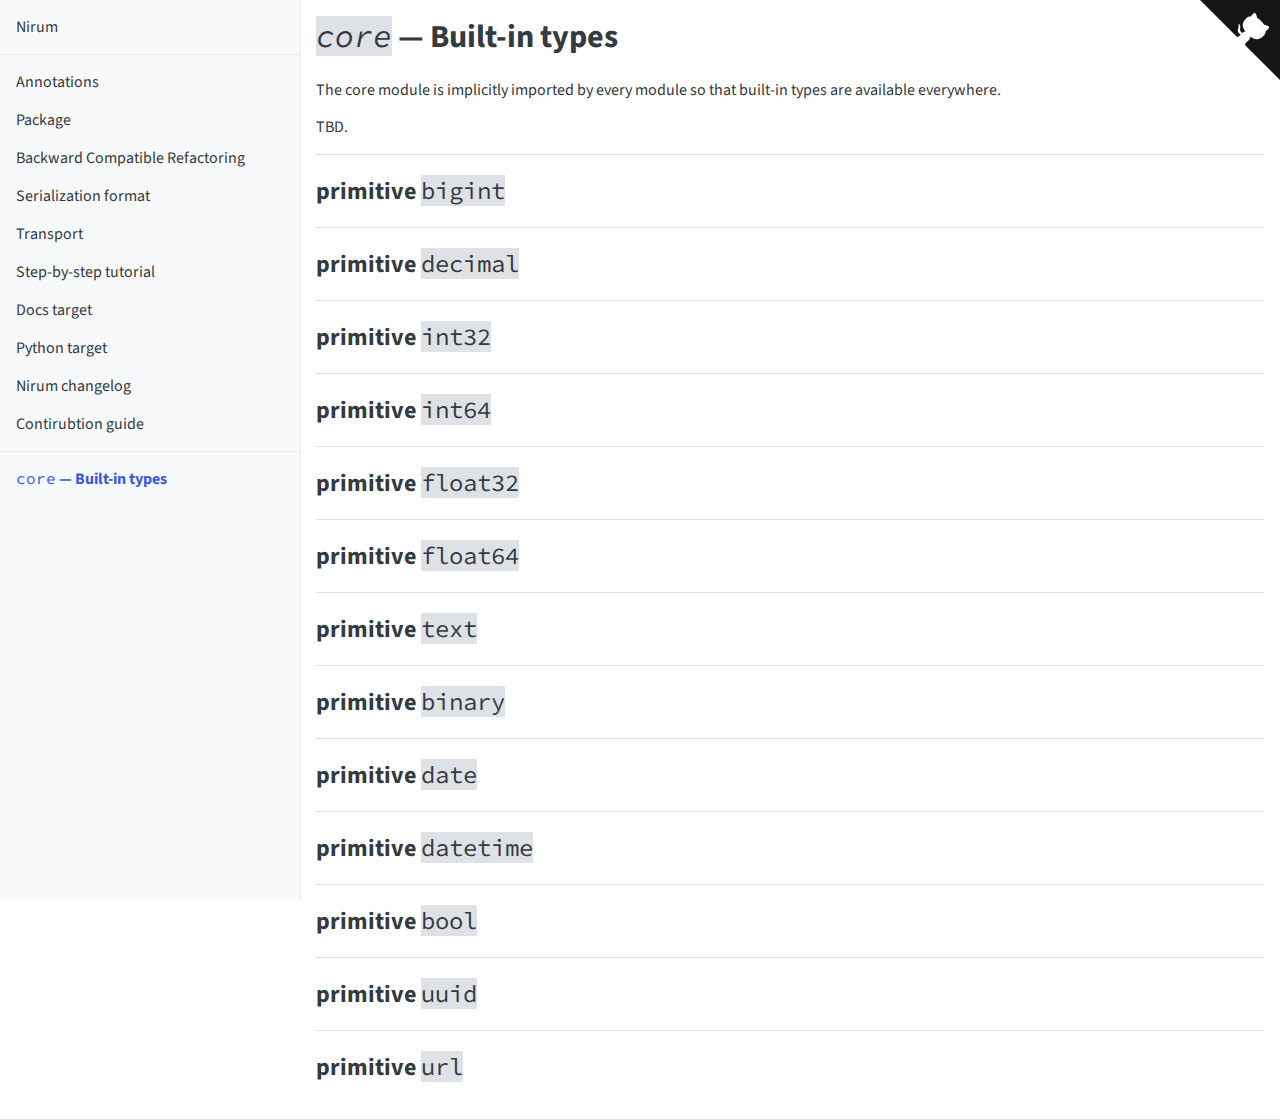
<file: core/index.html>
<!DOCTYPE html>
<html><head><meta charset="utf-8">
<title>core &mdash; Nirum</title>
<meta name="generator" content="Nirum 0.5.0">
<meta name="author" content="Nirum team">
<link rel="stylesheet" href="../style.css">
</head>
<body>
<nav><a class="index" href="../index.html">Nirum</a>
<ul class="manuals toc"><li><a href="../docs/annotation.html">Annotations</a>
</li>
<li><a href="../docs/package.html">Package</a>
</li>
<li><a href="../docs/refactoring.html">Backward Compatible Refactoring</a>
</li>
<li><a href="../docs/serialization.html">Serialization format</a>
</li>
<li><a href="../docs/transport.html">Transport</a>
</li>
<li><a href="../docs/tutorial.html">Step-by-step tutorial</a>
</li>
<li><a href="../docs/target/docs.html">Docs target</a>
</li>
<li><a href="../docs/target/python.html">Python target</a>
</li>
<li><a href="../CHANGES.html">Nirum changelog</a>
</li>
<li><a href="../CONTRIBUTING.html">Contirubtion guide</a>
</li>
</ul>
<ul class="modules toc"><li class="selected"><a href="../core/index.html"><strong><code>core</code></code>
&mdash; Built-in types</strong>
</a>
</li>
</ul>
</nav>
<article><h1><dfn><code>core</code></dfn>
&#32;&mdash; Built-in types</h1>
<p>The core module is implicitly imported by every module so that built-in types
are available everywhere.</p>
<p>TBD.</p>
<div class="primitive" id="bigint"><h2>primitive <code>bigint</code></h2>
</div>
<div class="primitive" id="decimal"><h2>primitive <code>decimal</code></h2>
</div>
<div class="primitive" id="int32"><h2>primitive <code>int32</code></h2>
</div>
<div class="primitive" id="int64"><h2>primitive <code>int64</code></h2>
</div>
<div class="primitive" id="float32"><h2>primitive <code>float32</code></h2>
</div>
<div class="primitive" id="float64"><h2>primitive <code>float64</code></h2>
</div>
<div class="primitive" id="text"><h2>primitive <code>text</code></h2>
</div>
<div class="primitive" id="binary"><h2>primitive <code>binary</code></h2>
</div>
<div class="primitive" id="date"><h2>primitive <code>date</code></h2>
</div>
<div class="primitive" id="datetime"><h2>primitive <code>datetime</code></h2>
</div>
<div class="primitive" id="bool"><h2>primitive <code>bool</code></h2>
</div>
<div class="primitive" id="uuid"><h2>primitive <code>uuid</code></h2>
</div>
<div class="primitive" id="url"><h2>primitive <code>url</code></h2>
</div>
</article>

<div class="github"><a href="https://github.com/nirum-lang/nirum" class="github-corner" aria-label="View source on GitHub"><svg width="80" height="80" viewBox="0 0 250 250" style="fill:#151513; color:#fff; position: absolute; top: 0; border: 0; right: 0;" aria-hidden="true"><path d="M0,0 L115,115 L130,115 L142,142 L250,250 L250,0 Z"></path><path d="M128.3,109.0 C113.8,99.7 119.0,89.6 119.0,89.6 C122.0,82.7 120.5,78.6 120.5,78.6 C119.2,72.0 123.4,76.3 123.4,76.3 C127.3,80.9 125.5,87.3 125.5,87.3 C122.9,97.6 130.6,101.9 134.4,103.2" fill="currentColor" style="transform-origin: 130px 106px;" class="octo-arm"></path><path d="M115.0,115.0 C114.9,115.1 118.7,116.5 119.8,115.4 L133.7,101.6 C136.9,99.2 139.9,98.4 142.2,98.6 C133.8,88.0 127.5,74.4 143.8,58.0 C148.5,53.4 154.0,51.2 159.7,51.0 C160.3,49.4 163.2,43.6 171.4,40.1 C171.4,40.1 176.1,42.5 178.8,56.2 C183.1,58.6 187.2,61.8 190.9,65.4 C194.5,69.0 197.7,73.2 200.1,77.6 C213.8,80.2 216.3,84.9 216.3,84.9 C212.7,93.1 206.9,96.0 205.4,96.6 C205.1,102.4 203.0,107.8 198.3,112.5 C181.9,128.9 168.3,122.5 157.7,114.1 C157.9,116.9 156.7,120.9 152.7,124.9 L141.0,136.5 C139.8,137.7 141.6,141.9 141.8,141.8 Z" fill="currentColor" class="octo-body"></path></svg></a></div>
</body>
</html>
</file>
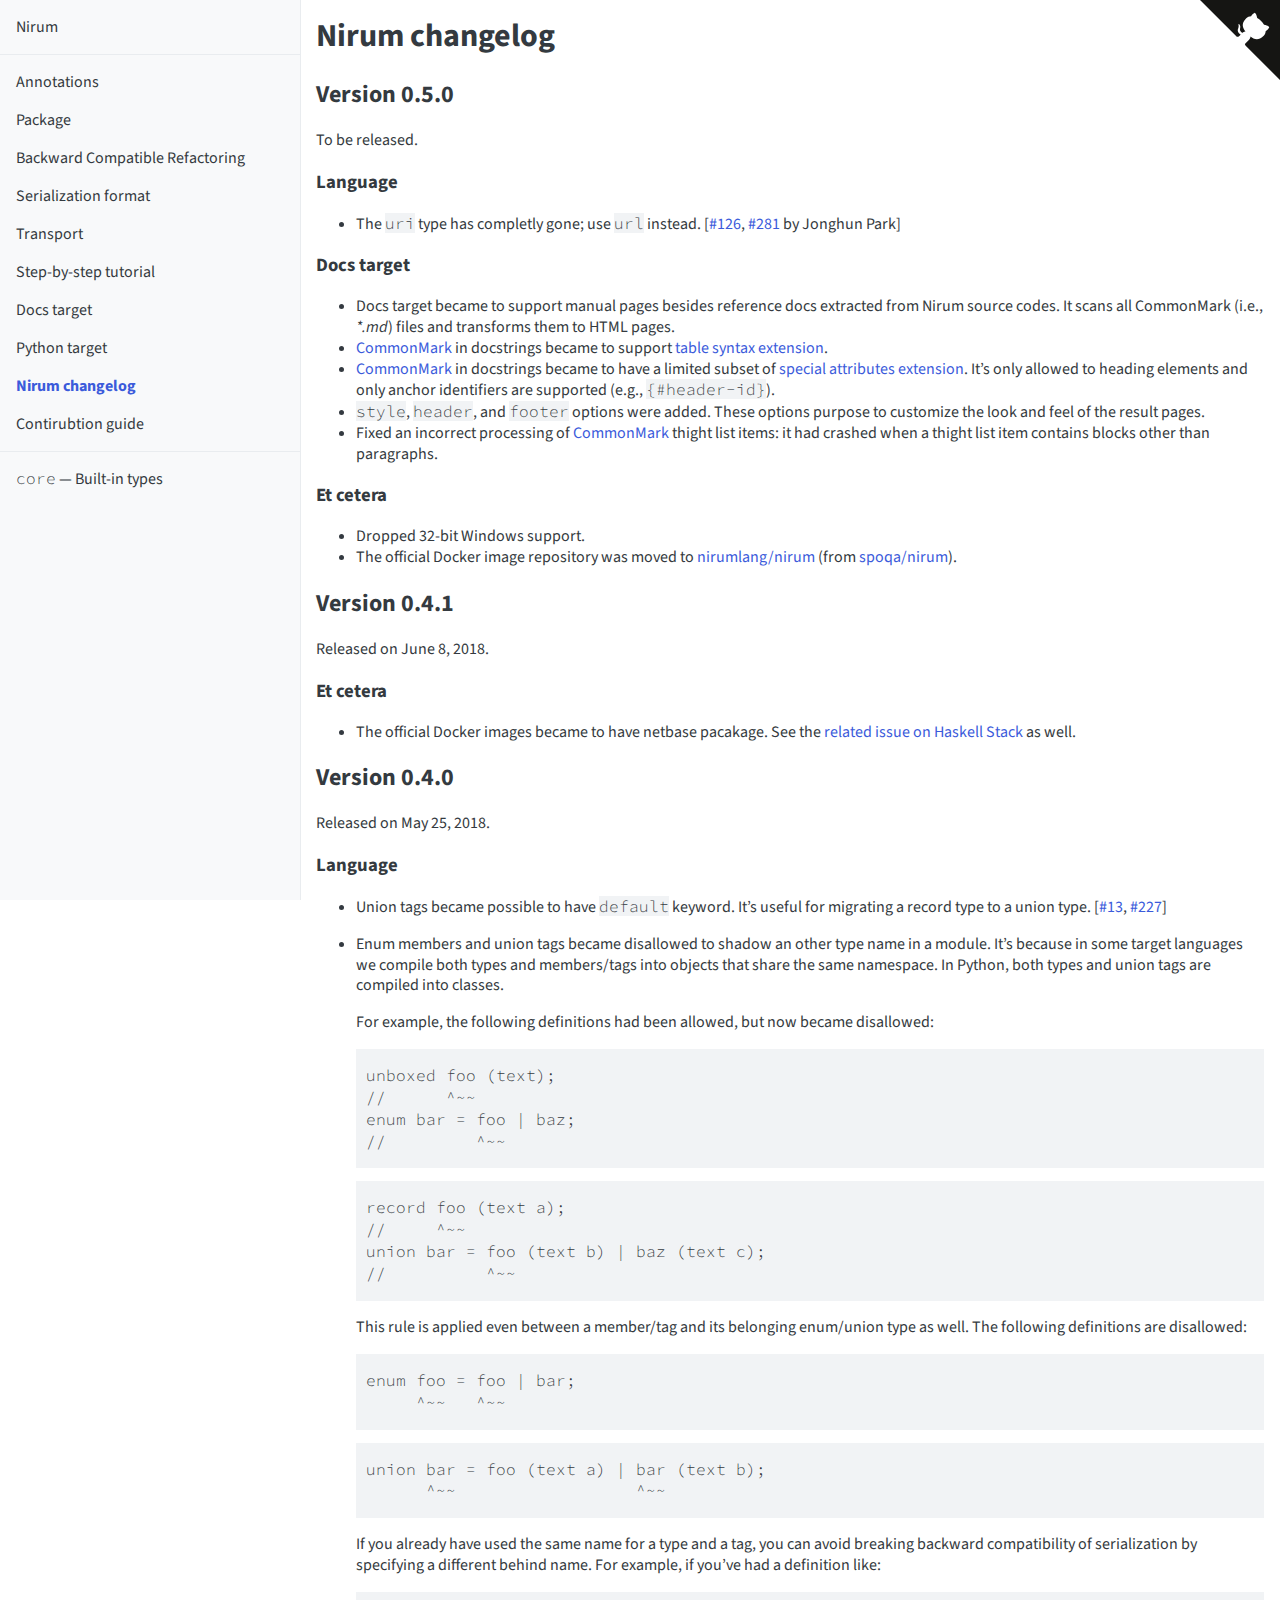
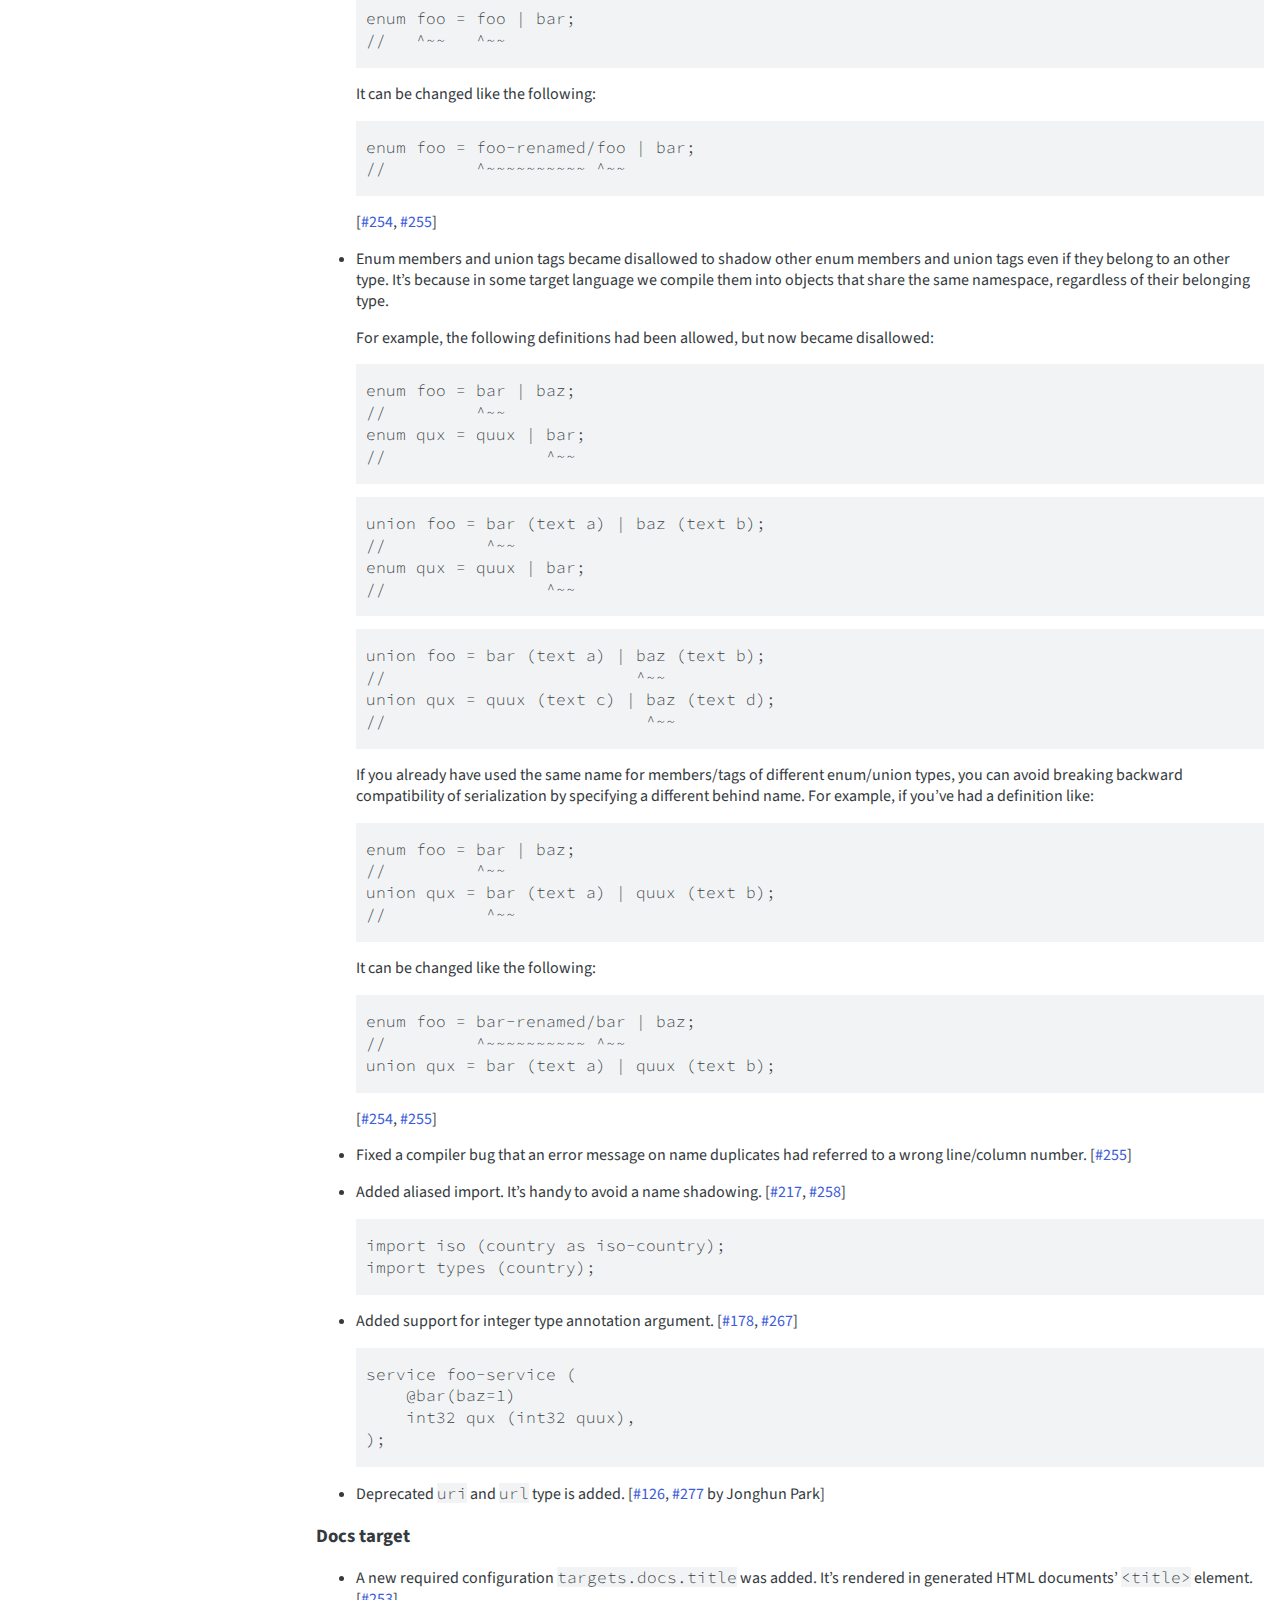
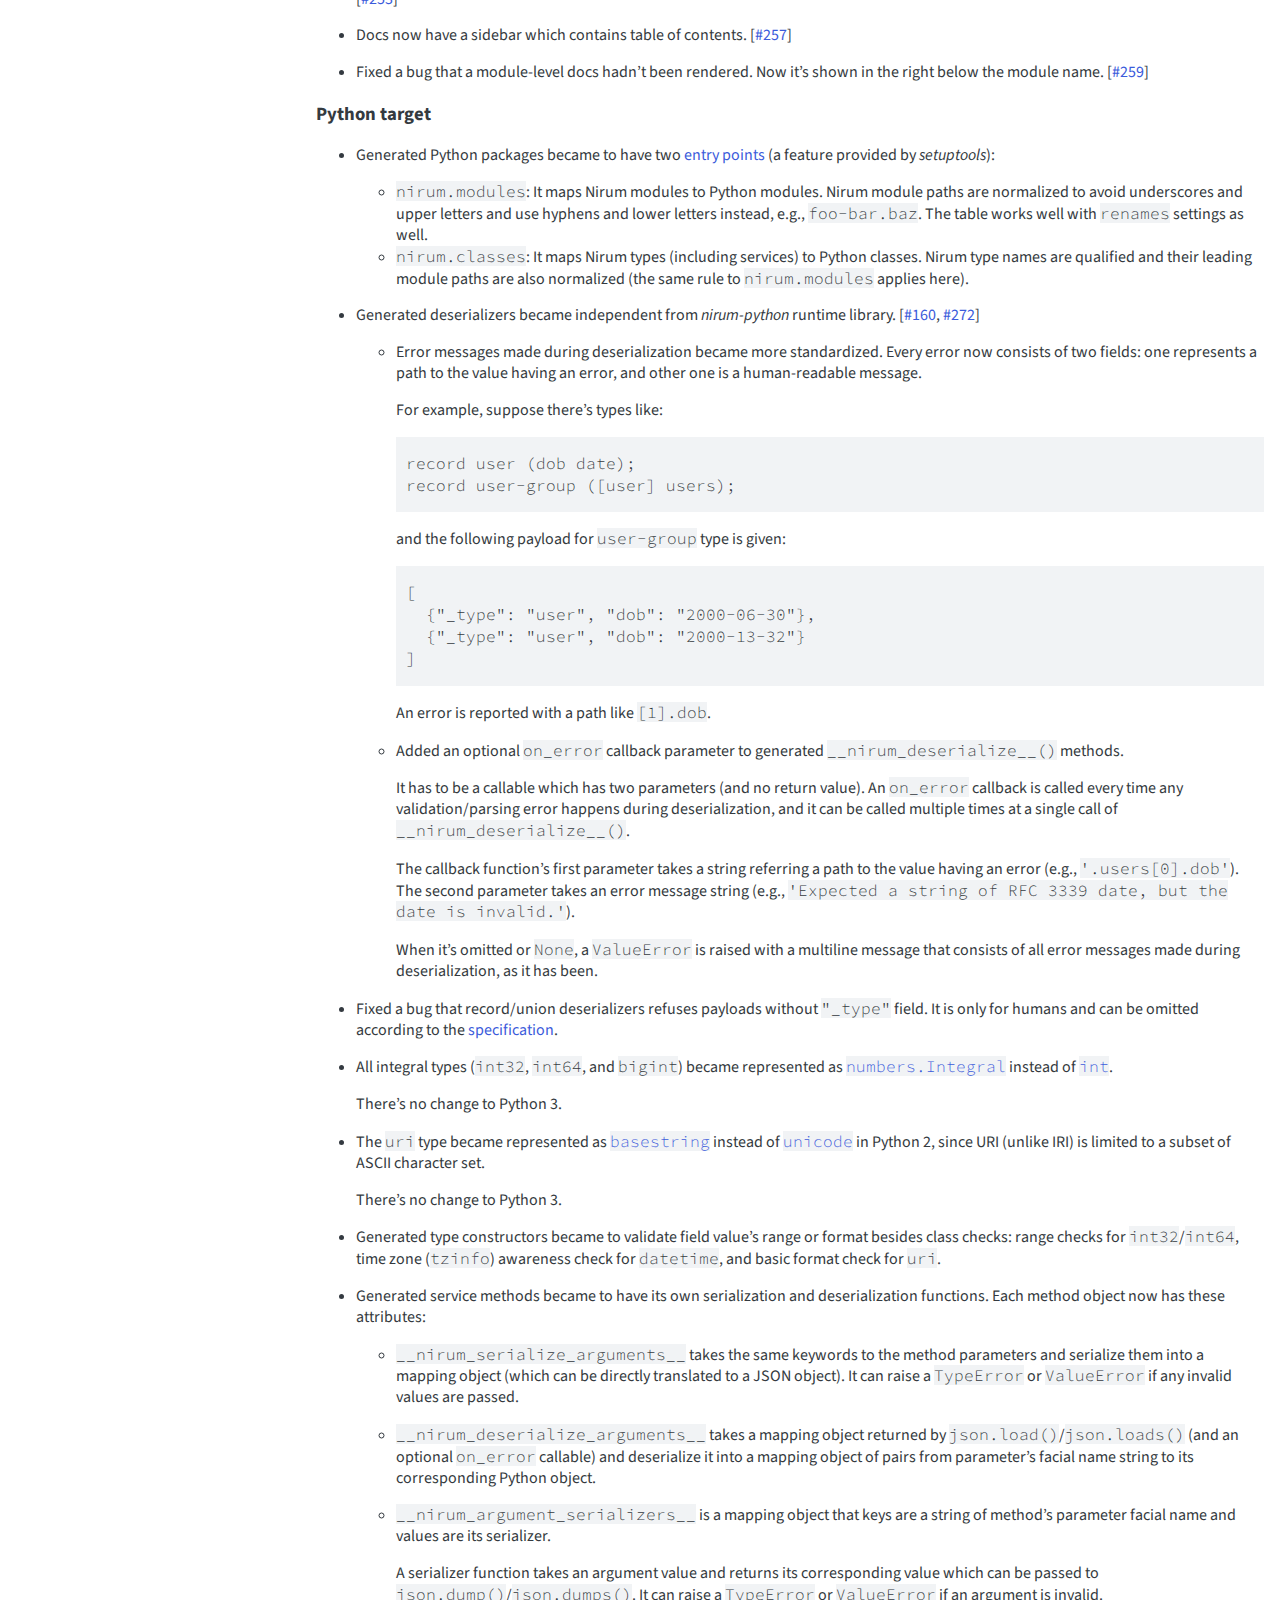
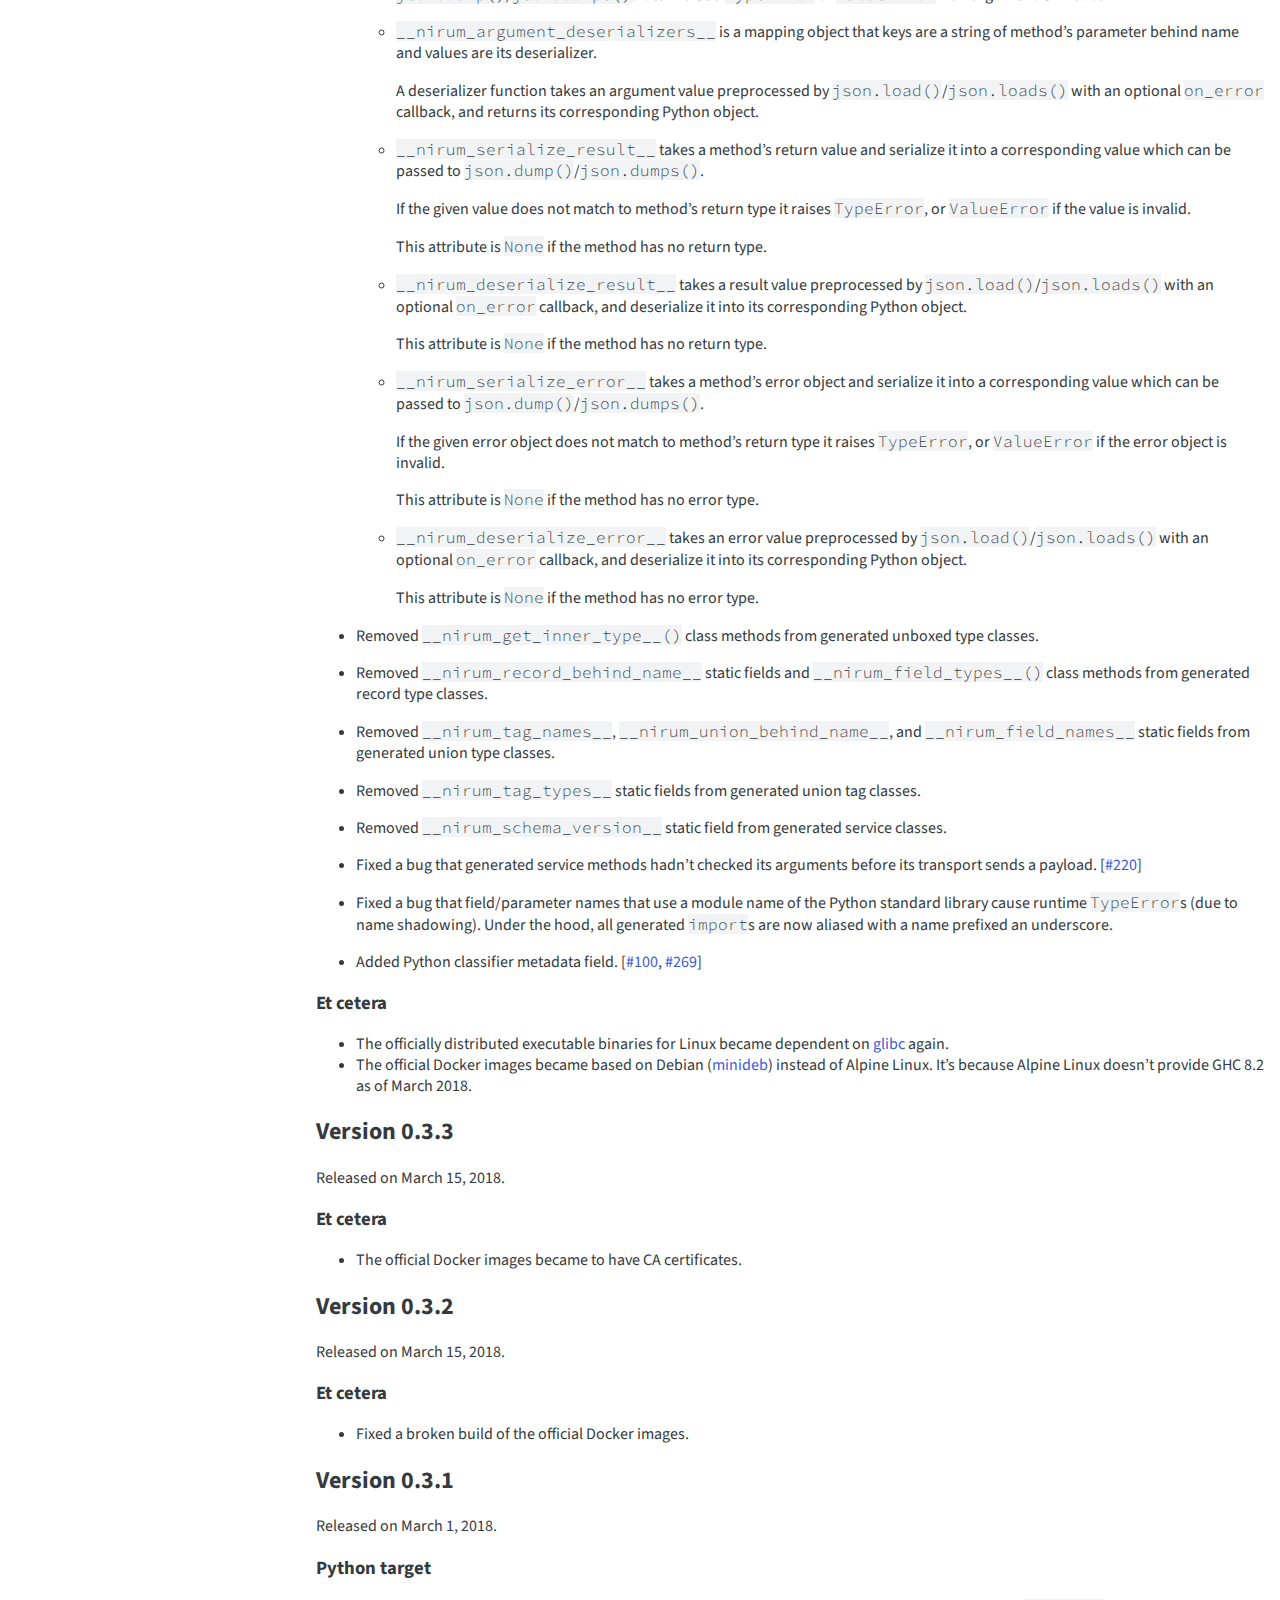
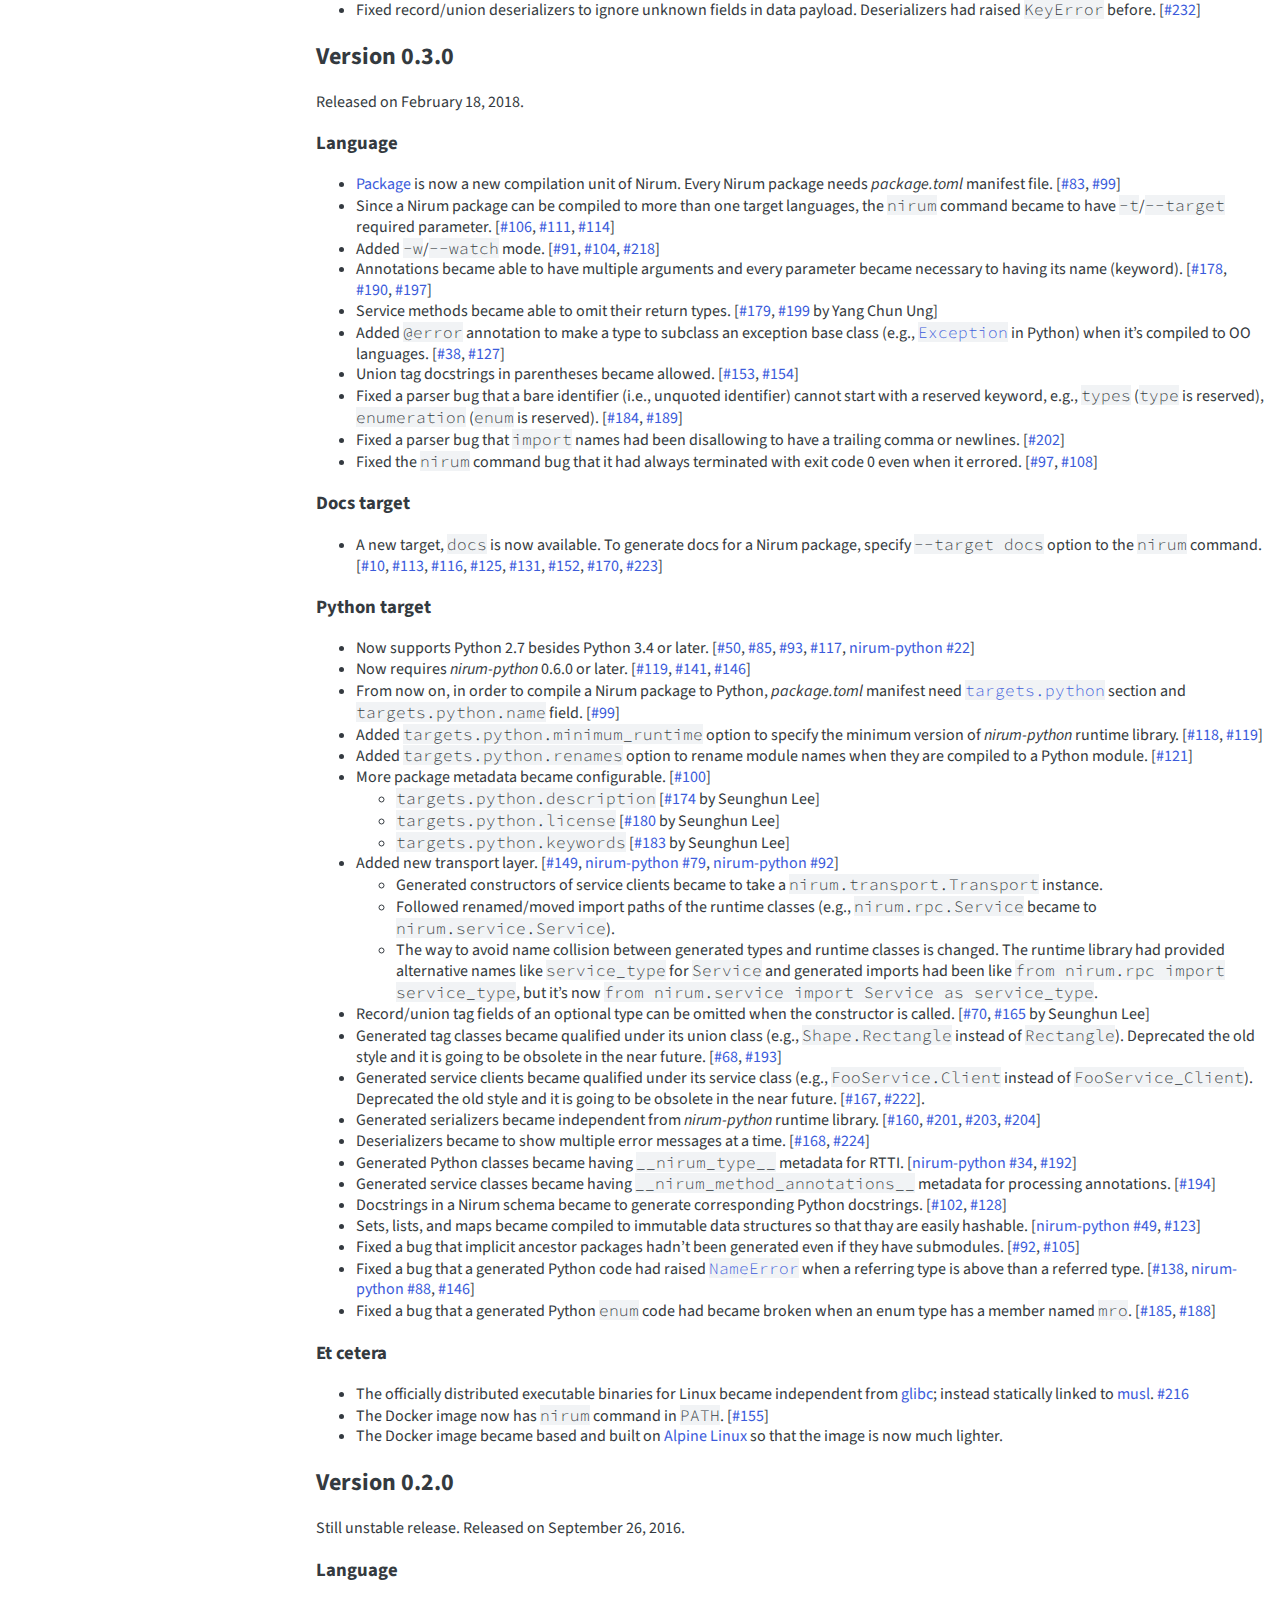
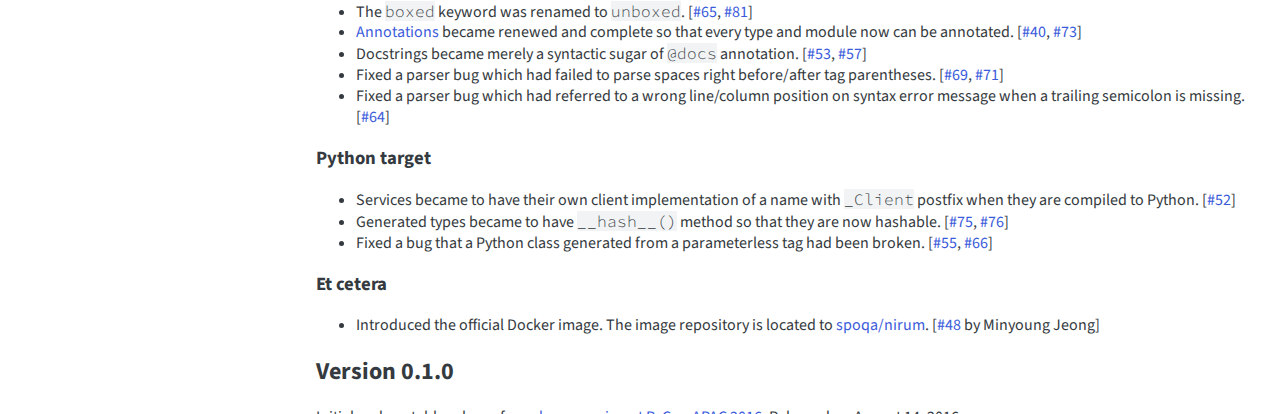
<file: CHANGES.html>
<!DOCTYPE html>
<html><head><meta charset="utf-8">
<title>Nirum changelog &mdash; Nirum</title>
<meta name="generator" content="Nirum 0.5.0">
<meta name="author" content="Nirum team">
<link rel="stylesheet" href="style.css">
</head>
<body>
<nav><a class="index" href="index.html">Nirum</a>
<ul class="manuals toc"><li><a href="docs/annotation.html">Annotations</a>
</li>
<li><a href="docs/package.html">Package</a>
</li>
<li><a href="docs/refactoring.html">Backward Compatible Refactoring</a>
</li>
<li><a href="docs/serialization.html">Serialization format</a>
</li>
<li><a href="docs/transport.html">Transport</a>
</li>
<li><a href="docs/tutorial.html">Step-by-step tutorial</a>
</li>
<li><a href="docs/target/docs.html">Docs target</a>
</li>
<li><a href="docs/target/python.html">Python target</a>
</li>
<li class="selected"><a href="CHANGES.html"><strong>Nirum changelog</strong>
</a>
</li>
<li><a href="CONTRIBUTING.html">Contirubtion guide</a>
</li>
</ul>
<ul class="modules toc"><li><a href="core/index.html"><code>core</code></code>
&mdash; Built-in types</a>
</li>
</ul>
</nav>
<article><h1>Nirum changelog</h1>
<h2>Version 0.5.0</h2>
<p>To be released.</p>
<h3>Language</h3>
<ul>
<li>The <code>uri</code> type has completly gone; use <code>url</code> instead.
[<a href="https://github.com/nirum-lang/nirum/issues/126">#126</a>, <a href="https://github.com/nirum-lang/nirum/pull/281">#281</a> by Jonghun Park]</li>
</ul>
<h3>Docs target</h3>
<ul>
<li>Docs target became to support manual pages besides reference docs extracted
from Nirum source codes.  It scans all CommonMark (i.e., <em>*.md</em>) files and
transforms them to HTML pages.</li>
<li><a href="http://commonmark.org/">CommonMark</a> in docstrings became to support <a href="https://github.github.com/gfm/#tables-extension-">table syntax extension</a>.</li>
<li><a href="http://commonmark.org/">CommonMark</a> in docstrings became to have a limited subset of
<a href="https://michelf.ca/projects/php-markdown/extra/#spe-attr">special attributes extension</a>.  It’s only allowed to heading elements and
only anchor identifiers are supported (e.g., <code>{#header-id}</code>).</li>
<li><code>style</code>, <code>header</code>, and <code>footer</code> options were added.  These options purpose
to customize the look and feel of the result pages.</li>
<li>Fixed an incorrect processing of <a href="http://commonmark.org/">CommonMark</a> thight list items: it had
crashed when a thight list item contains blocks other than paragraphs.</li>
</ul>
<h3>Et cetera</h3>
<ul>
<li>Dropped 32-bit Windows support.</li>
<li>The official Docker image repository was moved to
<a href="https://hub.docker.com/r/nirumlang/nirum/">nirumlang/nirum</a>
(from <a href="https://hub.docker.com/r/spoqa/nirum/">spoqa/nirum</a>).</li>
</ul>
<h2>Version 0.4.1</h2>
<p>Released on June 8, 2018.</p>
<h3>Et cetera</h3>
<ul>
<li>The official Docker images became to have netbase pacakage. See the
<a href="https://github.com/commercialhaskell/stack/issues/2372">related issue on Haskell Stack</a> as well.</li>
</ul>
<h2>Version 0.4.0</h2>
<p>Released on May 25, 2018.</p>
<h3>Language</h3>
<ul>
<li><p>Union tags became possible to have <code>default</code> keyword.  It’s useful
for migrating a record type to a union type.  [<a href="https://github.com/nirum-lang/nirum/issues/13">#13</a>, <a href="https://github.com/nirum-lang/nirum/pull/227">#227</a>]</p></li>
<li><p>Enum members and union tags became disallowed to shadow an other type name
in a module.  It’s because in some target languages we compile both types
and members/tags into objects that share the same namespace.  In Python,
both types and union tags are compiled into classes.</p>
<p>For example, the following definitions had been allowed, but now became
disallowed:</p>
<pre><code class="language-nirum">unboxed foo (text);
//      ^~~
enum bar = foo | baz;
//         ^~~
</code></pre>
<pre><code class="language-nirum">record foo (text a);
//     ^~~
union bar = foo (text b) | baz (text c);
//          ^~~
</code></pre>
<p>This rule is applied even between a member/tag and its belonging enum/union
type as well.  The following definitions are disallowed:</p>
<pre><code class="language-nirum">enum foo = foo | bar;
     ^~~   ^~~
</code></pre>
<pre><code class="language-nirum">union bar = foo (text a) | bar (text b);
      ^~~                  ^~~
</code></pre>
<p>If you already have used the same name for a type and a tag, you can avoid
breaking backward compatibility of serialization by specifying a different
behind name.  For example, if you’ve had a definition like:</p>
<pre><code class="language-nirum">enum foo = foo | bar;
//   ^~~   ^~~
</code></pre>
<p>It can be changed like the following:</p>
<pre><code class="language-nirum">enum foo = foo-renamed/foo | bar;
//         ^~~~~~~~~~~ ^~~
</code></pre>
<p>[<a href="https://github.com/nirum-lang/nirum/pull/254">#254</a>, <a href="https://github.com/nirum-lang/nirum/pull/255">#255</a>]</p></li>
<li><p>Enum members and union tags became disallowed to shadow other enum members
and union tags even if they belong to an other type.  It’s because in some
target language we compile them into objects that share the same namespace,
regardless of their belonging type.</p>
<p>For example, the following definitions had been allowed, but now became
disallowed:</p>
<pre><code class="language-nirum">enum foo = bar | baz;
//         ^~~
enum qux = quux | bar;
//                ^~~
</code></pre>
<pre><code class="language-nirum">union foo = bar (text a) | baz (text b);
//          ^~~
enum qux = quux | bar;
//                ^~~
</code></pre>
<pre><code class="language-nirum">union foo = bar (text a) | baz (text b);
//                         ^~~
union qux = quux (text c) | baz (text d);
//                          ^~~
</code></pre>
<p>If you already have used the same name for members/tags of different
enum/union types, you can avoid breaking backward compatibility of
serialization by specifying a different behind name.
For example, if you’ve had a definition like:</p>
<pre><code class="language-nirum">enum foo = bar | baz;
//         ^~~
union qux = bar (text a) | quux (text b);
//          ^~~
</code></pre>
<p>It can be changed like the following:</p>
<pre><code class="language-nirum">enum foo = bar-renamed/bar | baz;
//         ^~~~~~~~~~~ ^~~
union qux = bar (text a) | quux (text b);
</code></pre>
<p>[<a href="https://github.com/nirum-lang/nirum/pull/254">#254</a>, <a href="https://github.com/nirum-lang/nirum/pull/255">#255</a>]</p></li>
<li><p>Fixed a compiler bug that an error message on name duplicates had referred
to a wrong line/column number.  [<a href="https://github.com/nirum-lang/nirum/pull/255">#255</a>]</p></li>
<li><p>Added aliased import.  It’s handy to avoid a name shadowing.
[<a href="https://github.com/nirum-lang/nirum/issues/217">#217</a>, <a href="https://github.com/nirum-lang/nirum/pull/258">#258</a>]</p>
<pre><code class="language-nirum">import iso (country as iso-country);
import types (country);
</code></pre></li>
<li><p>Added support for integer type annotation argument.  [<a href="https://github.com/nirum-lang/nirum/issues/178">#178</a>, <a href="https://github.com/nirum-lang/nirum/pull/267">#267</a>]</p>
<pre><code class="language-nirum">service foo-service (
    @bar(baz=1)
    int32 qux (int32 quux),
);
</code></pre></li>
<li><p>Deprecated <code>uri</code> and <code>url</code> type is added.  [<a href="https://github.com/nirum-lang/nirum/issues/126">#126</a>, <a href="https://github.com/nirum-lang/nirum/pull/277">#277</a> by Jonghun Park]</p></li>
</ul>
<h3>Docs target</h3>
<ul>
<li><p>A new required configuration <code>targets.docs.title</code> was added.
It’s rendered in generated HTML documents’ <code>&lt;title&gt;</code> element.
[<a href="https://github.com/nirum-lang/nirum/pull/253">#253</a>]</p></li>
<li><p>Docs now have a sidebar which contains table of contents.  [<a href="https://github.com/nirum-lang/nirum/pull/257">#257</a>]</p></li>
<li><p>Fixed a bug that a module-level docs hadn’t been rendered.
Now it’s shown in the right below the module name.  [<a href="https://github.com/nirum-lang/nirum/pull/259">#259</a>]</p></li>
</ul>
<h3>Python target</h3>
<ul>
<li><p>Generated Python packages became to have two <a href="https://setuptools.readthedocs.io/en/latest/pkg_resources.html#entry-points">entry points</a> (a feature
provided by <em>setuptools</em>):</p>
<ul>
<li><code>nirum.modules</code>: It maps Nirum modules to Python modules.
Nirum module paths are normalized to avoid underscores and upper letters
and use hyphens and lower letters instead, e.g., <code>foo-bar.baz</code>.
The table works well with <code>renames</code> settings as well.</li>
<li><code>nirum.classes</code>: It maps Nirum types (including services) to Python
classes.  Nirum type names are qualified and their leading module paths
are also normalized (the same rule to <code>nirum.modules</code> applies here).</li>
</ul></li>
<li><p>Generated deserializers became independent from <em>nirum-python</em> runtime
library.  [<a href="https://github.com/nirum-lang/nirum/issues/160">#160</a>, <a href="https://github.com/nirum-lang/nirum/pull/272">#272</a>]</p>
<ul>
<li><p>Error messages made during deserialization became more standardized.
Every error now consists of two fields: one represents a path to the
value having an error, and other one is a human-readable message.</p>
<p>For example, suppose there’s types like:</p>
<pre><code class="language-nirum">record user (dob date);
record user-group ([user] users);
</code></pre>
<p>and the following payload for <code>user-group</code> type is given:</p>
<pre><code class="language-json">[
  {"_type": "user", "dob": "2000-06-30"},
  {"_type": "user", "dob": "2000-13-32"}
]
</code></pre>
<p>An error is reported with a path like <code>[1].dob</code>.</p></li>
<li><p>Added an optional <code>on_error</code> callback parameter to generated
<code>__nirum_deserialize__()</code> methods.</p>
<p>It has to be a callable which has two parameters (and no return value).
An <code>on_error</code> callback is called every time any validation/parsing error
happens during deserialization, and it can be called multiple times
at a single call of <code>__nirum_deserialize__()</code>.</p>
<p>The callback function’s first parameter takes a string referring
a path to the value having an error (e.g., <code>'.users[0].dob'</code>).
The second parameter takes an error message string (e.g.,
<code>'Expected a string of RFC 3339 date, but the date is invalid.'</code>).</p>
<p>When it’s omitted or <code>None</code>, a <code>ValueError</code> is raised with a multiline
message that consists of all error messages made during deserialization,
as it has been.</p></li>
</ul></li>
<li><p>Fixed a bug that record/union deserializers refuses payloads without
<code>&quot;_type&quot;</code> field.  It is only for humans and can be omitted according to
the <a href="./docs/serialization.html">specification</a>.</p></li>
<li><p>All integral types (<code>int32</code>, <code>int64</code>, and <code>bigint</code>) became represented
as <a href="https://docs.python.org/2/library/numbers.html#numbers.Integral"><code>numbers.Integral</code></a> instead of
<a href="https://docs.python.org/2/library/functions.html#int"><code>int</code></a>.</p>
<p>There’s no change to Python 3.</p></li>
<li><p>The <code>uri</code> type became represented as <a href="https://docs.python.org/2/library/functions.html#basestring"><code>basestring</code></a>
instead of <a href="https://docs.python.org/2/library/functions.html#unicode"><code>unicode</code></a> in Python 2, since URI (unlike IRI)
is limited to a subset of ASCII character set.</p>
<p>There’s no change to Python 3.</p></li>
<li><p>Generated type constructors became to validate field value’s range or format
besides class checks: range checks for <code>int32</code>/<code>int64</code>, time zone
(<code>tzinfo</code>) awareness check for <code>datetime</code>, and basic format check for
<code>uri</code>.</p></li>
<li><p>Generated service methods became to have its own serialization and
deserialization functions.  Each method object now has these attributes:</p>
<ul>
<li><p><code>__nirum_serialize_arguments__</code> takes the same keywords to the method
parameters and serialize them into a mapping object (which can be
directly translated to a JSON object).  It can raise a <code>TypeError</code> or
<code>ValueError</code> if any invalid values are passed.</p></li>
<li><p><code>__nirum_deserialize_arguments__</code> takes a mapping object returned by
<code>json.load()</code>/<code>json.loads()</code> (and an optional <code>on_error</code> callable)
and deserialize it into a mapping object of pairs from parameter’s
facial name string to its corresponding Python object.</p></li>
<li><p><code>__nirum_argument_serializers__</code> is a mapping object that keys are
a string of method’s parameter facial name and values are its
serializer.</p>
<p>A serializer function takes an argument value and returns
its corresponding value which can be passed to
<code>json.dump()</code>/<code>json.dumps()</code>.  It can raise a <code>TypeError</code> or
<code>ValueError</code> if an argument is invalid.</p></li>
<li><p><code>__nirum_argument_deserializers__</code> is a mapping object that keys are
a string of method’s parameter behind name and values are its
deserializer.</p>
<p>A deserializer function takes an argument value preprocessed by
<code>json.load()</code>/<code>json.loads()</code> with an optional <code>on_error</code> callback,
and returns its corresponding Python object.</p></li>
<li><p><code>__nirum_serialize_result__</code> takes a method’s return value and serialize
it into a corresponding value which can be passed to
<code>json.dump()</code>/<code>json.dumps()</code>.</p>
<p>If the given value does not match to method’s return type it raises
<code>TypeError</code>, or <code>ValueError</code> if the value is invalid.</p>
<p>This attribute is <code>None</code> if the method has no return type.</p></li>
<li><p><code>__nirum_deserialize_result__</code> takes a result value preprocessed by
<code>json.load()</code>/<code>json.loads()</code> with an optional <code>on_error</code> callback,
and deserialize it into its corresponding Python object.</p>
<p>This attribute is <code>None</code> if the method has no return type.</p></li>
<li><p><code>__nirum_serialize_error__</code> takes a method’s error object and serialize
it into a corresponding value which can be passed to
<code>json.dump()</code>/<code>json.dumps()</code>.</p>
<p>If the given error object does not match to method’s return type
it raises <code>TypeError</code>, or <code>ValueError</code> if the error object is invalid.</p>
<p>This attribute is <code>None</code> if the method has no error type.</p></li>
<li><p><code>__nirum_deserialize_error__</code> takes an error value preprocessed by
<code>json.load()</code>/<code>json.loads()</code> with an optional <code>on_error</code> callback,
and deserialize it into its corresponding Python object.</p>
<p>This attribute is <code>None</code> if the method has no error type.</p></li>
</ul></li>
<li><p>Removed <code>__nirum_get_inner_type__()</code> class methods from generated unboxed
type classes.</p></li>
<li><p>Removed <code>__nirum_record_behind_name__</code> static fields and
<code>__nirum_field_types__()</code> class methods from generated record type classes.</p></li>
<li><p>Removed <code>__nirum_tag_names__</code>, <code>__nirum_union_behind_name__</code>, and
<code>__nirum_field_names__</code> static fields from generated union type classes.</p></li>
<li><p>Removed <code>__nirum_tag_types__</code> static fields from generated union tag
classes.</p></li>
<li><p>Removed <code>__nirum_schema_version__</code> static field from generated service
classes.</p></li>
<li><p>Fixed a bug that generated service methods hadn’t checked its arguments
before its transport sends a payload.  [<a href="https://github.com/nirum-lang/nirum/issues/220">#220</a>]</p></li>
<li><p>Fixed a bug that field/parameter names that use a module name of the Python
standard library cause runtime <code>TypeError</code>s (due to name shadowing).
Under the hood, all generated <code>import</code>s are now aliased with a name prefixed
an underscore.</p></li>
<li><p>Added Python classifier metadata field.  [<a href="https://github.com/nirum-lang/nirum/issues/100">#100</a>, <a href="https://github.com/nirum-lang/nirum/pull/269">#269</a>]</p></li>
</ul>
<h3>Et cetera</h3>
<ul>
<li>The officially distributed executable binaries for Linux became
dependent on <a href="https://www.gnu.org/software/libc/">glibc</a> again.</li>
<li>The official Docker images became based on Debian (<a href="https://hub.docker.com/r/bitnami/minideb/">minideb</a>) instead of
Alpine Linux.  It’s because Alpine Linux doesn’t provide GHC 8.2 as of
March 2018.</li>
</ul>
<h2>Version 0.3.3</h2>
<p>Released on March 15, 2018.</p>
<h3>Et cetera</h3>
<ul>
<li>The official Docker images became to have CA certificates.</li>
</ul>
<h2>Version 0.3.2</h2>
<p>Released on March 15, 2018.</p>
<h3>Et cetera</h3>
<ul>
<li>Fixed a broken build of the official Docker images.</li>
</ul>
<h2>Version 0.3.1</h2>
<p>Released on March 1, 2018.</p>
<h3>Python target</h3>
<ul>
<li>Fixed record/union deserializers to ignore unknown fields in data payload.
Deserializers had raised <code>KeyError</code> before.  [<a href="https://github.com/nirum-lang/nirum/issues/232">#232</a>]</li>
</ul>
<h2>Version 0.3.0</h2>
<p>Released on February 18, 2018.</p>
<h3>Language</h3>
<ul>
<li><a href="./docs/package.html">Package</a> is now a new compilation unit of Nirum.
Every Nirum package needs <em>package.toml</em> manifest file.
[<a href="https://github.com/nirum-lang/nirum/pull/83">#83</a>, <a href="https://github.com/nirum-lang/nirum/pull/99">#99</a>]</li>
<li>Since a Nirum package can be compiled to more than one target languages,
the <code>nirum</code> command became to have <code>-t</code>/<code>--target</code> required parameter.
[<a href="https://github.com/nirum-lang/nirum/pull/106">#106</a>, <a href="https://github.com/nirum-lang/nirum/pull/111">#111</a>, <a href="https://github.com/nirum-lang/nirum/pull/114">#114</a>]</li>
<li>Added <code>-w</code>/<code>--watch</code> mode.  [<a href="https://github.com/nirum-lang/nirum/issues/91">#91</a>, <a href="https://github.com/nirum-lang/nirum/pull/104">#104</a>, <a href="https://github.com/nirum-lang/nirum/issues/218">#218</a>]</li>
<li>Annotations became able to have multiple arguments and every parameter
became necessary to having its name (keyword).  [<a href="https://github.com/nirum-lang/nirum/issues/178">#178</a>, <a href="https://github.com/nirum-lang/nirum/pull/190">#190</a>, <a href="https://github.com/nirum-lang/nirum/pull/197">#197</a>]</li>
<li>Service methods became able to omit their return types.
[<a href="https://github.com/nirum-lang/nirum/issues/179">#179</a>, <a href="https://github.com/nirum-lang/nirum/pull/199">#199</a> by Yang Chun Ung]</li>
<li>Added <code>@error</code> annotation to make a type to subclass an exception base
class (e.g., <a href="https://docs.python.org/3/library/exceptions.html#Exception"><code>Exception</code></a> in Python) when it’s compiled
to OO languages.  [<a href="https://github.com/nirum-lang/nirum/issues/38">#38</a>, <a href="https://github.com/nirum-lang/nirum/pull/127">#127</a>]</li>
<li>Union tag docstrings in parentheses became allowed.  [<a href="https://github.com/nirum-lang/nirum/issues/153">#153</a>, <a href="https://github.com/nirum-lang/nirum/pull/154">#154</a>]</li>
<li>Fixed a parser bug that a bare identifier (i.e., unquoted identifier) cannot
start with a reserved keyword, e.g., <code>types</code> (<code>type</code> is reserved),
<code>enumeration</code> (<code>enum</code> is reserved).  [<a href="https://github.com/nirum-lang/nirum/issues/184">#184</a>, <a href="https://github.com/nirum-lang/nirum/pull/189">#189</a>]</li>
<li>Fixed a parser bug that <code>import</code> names had been disallowing to have
a trailing comma or newlines.  [<a href="https://github.com/nirum-lang/nirum/pull/202">#202</a>]</li>
<li>Fixed the <code>nirum</code> command bug that it had always terminated with exit code
0 even when it errored.  [<a href="https://github.com/nirum-lang/nirum/issues/97">#97</a>, <a href="https://github.com/nirum-lang/nirum/pull/108">#108</a>]</li>
</ul>
<h3>Docs target</h3>
<ul>
<li>A new target, <code>docs</code> is now available.  To generate docs for a Nirum
package, specify <code>--target docs</code> option to the <code>nirum</code> command.
[<a href="https://github.com/nirum-lang/nirum/issues/10">#10</a>, <a href="https://github.com/nirum-lang/nirum/pull/113">#113</a>, <a href="https://github.com/nirum-lang/nirum/pull/116">#116</a>, <a href="https://github.com/nirum-lang/nirum/issues/125">#125</a>, <a href="https://github.com/nirum-lang/nirum/pull/131">#131</a>, <a href="https://github.com/nirum-lang/nirum/pull/152">#152</a>, <a href="https://github.com/nirum-lang/nirum/pull/170">#170</a>, <a href="https://github.com/nirum-lang/nirum/pull/223">#223</a>]</li>
</ul>
<h3>Python target</h3>
<ul>
<li>Now supports Python 2.7 besides Python 3.4 or later.
[<a href="https://github.com/nirum-lang/nirum/issues/50">#50</a>, <a href="https://github.com/nirum-lang/nirum/pull/85">#85</a>, <a href="https://github.com/nirum-lang/nirum/issues/93">#93</a>, <a href="https://github.com/nirum-lang/nirum/pull/117">#117</a>, <a href="https://github.com/nirum-lang/nirum-python/issues/22">nirum-python #22</a>]</li>
<li>Now requires <em>nirum-python</em> 0.6.0 or later.  [<a href="https://github.com/nirum-lang/nirum/pull/119">#119</a>, <a href="https://github.com/nirum-lang/nirum/pull/141">#141</a>, <a href="https://github.com/nirum-lang/nirum/pull/146">#146</a>]</li>
<li>From now on, in order to compile a Nirum package to Python,
<em>package.toml</em> manifest need <a href="./target/python.html"><code>targets.python</code></a> section
and <code>targets.python.name</code> field.  [<a href="https://github.com/nirum-lang/nirum/pull/99">#99</a>]</li>
<li>Added <code>targets.python.minimum_runtime</code> option to specify the minimum
version of <em>nirum-python</em> runtime library.  [<a href="https://github.com/nirum-lang/nirum/issues/118">#118</a>, <a href="https://github.com/nirum-lang/nirum/pull/119">#119</a>]</li>
<li>Added <code>targets.python.renames</code> option to rename module names when they
are compiled to a Python module.  [<a href="https://github.com/nirum-lang/nirum/pull/121">#121</a>]</li>
<li>More package metadata became configurable.  [<a href="https://github.com/nirum-lang/nirum/issues/100">#100</a>]
<ul>
<li><code>targets.python.description</code>  [<a href="https://github.com/nirum-lang/nirum/pull/174">#174</a> by Seunghun Lee]</li>
<li><code>targets.python.license</code>  [<a href="https://github.com/nirum-lang/nirum/pull/180">#180</a> by Seunghun Lee]</li>
<li><code>targets.python.keywords</code>  [<a href="https://github.com/nirum-lang/nirum/pull/183">#183</a> by Seunghun Lee]</li>
</ul></li>
<li>Added new transport layer.  [<a href="https://github.com/nirum-lang/nirum/pull/149">#149</a>, <a href="https://github.com/nirum-lang/nirum-python/issues/79">nirum-python #79</a>, <a href="https://github.com/nirum-lang/nirum-python/pull/92">nirum-python #92</a>]
<ul>
<li>Generated constructors of service clients became to take a
<code>nirum.transport.Transport</code> instance.</li>
<li>Followed renamed/moved import paths of the runtime classes
(e.g., <code>nirum.rpc.Service</code> became to <code>nirum.service.Service</code>).</li>
<li>The way to avoid name collision between generated types and runtime
classes is changed.  The runtime library had provided alternative names
like <code>service_type</code> for <code>Service</code> and generated imports had been like
<code>from nirum.rpc import service_type</code>, but it’s now
<code>from nirum.service import Service as service_type</code>.</li>
</ul></li>
<li>Record/union tag fields of an optional type can be omitted when
the constructor is called.
[<a href="https://github.com/nirum-lang/nirum/issues/70">#70</a>, <a href="https://github.com/nirum-lang/nirum/pull/165">#165</a> by Seunghun Lee]</li>
<li>Generated tag classes became qualified under its union class
(e.g., <code>Shape.Rectangle</code> instead of <code>Rectangle</code>).
Deprecated the old style and it is going to be obsolete in the near future.
[<a href="https://github.com/nirum-lang/nirum/issues/68">#68</a>, <a href="https://github.com/nirum-lang/nirum/pull/193">#193</a>]</li>
<li>Generated service clients became qualified under its service class
(e.g., <code>FooService.Client</code> instead of <code>FooService_Client</code>).
Deprecated the old style and it is going to be obsolete in the near future.
[<a href="https://github.com/nirum-lang/nirum/pull/167">#167</a>, <a href="https://github.com/nirum-lang/nirum/pull/222">#222</a>].</li>
<li>Generated serializers became independent from <em>nirum-python</em> runtime
library.  [<a href="https://github.com/nirum-lang/nirum/issues/160">#160</a>, <a href="https://github.com/nirum-lang/nirum/pull/201">#201</a>, <a href="https://github.com/nirum-lang/nirum/pull/203">#203</a>, <a href="https://github.com/nirum-lang/nirum/pull/204">#204</a>]</li>
<li>Deserializers became to show multiple error messages at a time.
[<a href="https://github.com/nirum-lang/nirum/issues/168">#168</a>, <a href="https://github.com/nirum-lang/nirum/pull/224">#224</a>]</li>
<li>Generated Python classes became having <code>__nirum_type__</code> metadata for RTTI.
[<a href="https://github.com/nirum-lang/nirum-python/issues/34">nirum-python #34</a>, <a href="https://github.com/nirum-lang/nirum/pull/192">#192</a>]</li>
<li>Generated service classes became having <code>__nirum_method_annotations__</code>
metadata for processing annotations.  [<a href="https://github.com/nirum-lang/nirum/pull/194">#194</a>]</li>
<li>Docstrings in a Nirum schema became to generate corresponding Python
docstrings.  [<a href="https://github.com/nirum-lang/nirum/issues/102">#102</a>, <a href="https://github.com/nirum-lang/nirum/pull/128">#128</a>]</li>
<li>Sets, lists, and maps became compiled to immutable data structures
so that thay are easily hashable.  [<a href="https://github.com/nirum-lang/nirum-python/issues/49">nirum-python #49</a>, <a href="https://github.com/nirum-lang/nirum/pull/123">#123</a>]</li>
<li>Fixed a bug that implicit ancestor packages hadn’t been generated even
if they have submodules.  [<a href="https://github.com/nirum-lang/nirum/issues/92">#92</a>, <a href="https://github.com/nirum-lang/nirum/pull/105">#105</a>]</li>
<li>Fixed a bug that a generated Python code had raised
<a href="https://docs.python.org/3/library/exceptions.html#NameError"><code>NameError</code></a> when a referring type is above than
a referred type.  [<a href="https://github.com/nirum-lang/nirum/issues/138">#138</a>, <a href="https://github.com/nirum-lang/nirum-python/pull/88">nirum-python #88</a>, <a href="https://github.com/nirum-lang/nirum/pull/146">#146</a>]</li>
<li>Fixed a bug that a generated Python <code>enum</code> code had became broken
when an enum type has a member named <code>mro</code>.  [<a href="https://github.com/nirum-lang/nirum/issues/185">#185</a>, <a href="https://github.com/nirum-lang/nirum/pull/188">#188</a>]</li>
</ul>
<h3>Et cetera</h3>
<ul>
<li>The officially distributed executable binaries for Linux became
independent from <a href="https://www.gnu.org/software/libc/">glibc</a>; instead statically linked to <a href="https://www.musl-libc.org/">musl</a>.  <a href="https://github.com/nirum-lang/nirum/issues/216">#216</a></li>
<li>The Docker image now has <code>nirum</code> command in <code>PATH</code>.  [<a href="https://github.com/nirum-lang/nirum/pull/155">#155</a>]</li>
<li>The Docker image became based and built on <a href="https://alpinelinux.org/">Alpine Linux</a> so that
the image is now much lighter.</li>
</ul>
<h2>Version 0.2.0</h2>
<p>Still unstable release.  Released on September 26, 2016.</p>
<h3>Language</h3>
<ul>
<li>The <code>boxed</code> keyword was renamed to <code>unboxed</code>.  [<a href="https://github.com/nirum-lang/nirum/issues/65">#65</a>, <a href="https://github.com/nirum-lang/nirum/pull/81">#81</a>]</li>
<li><a href="./docs/annotation.html">Annotations</a> became renewed and complete
so that every type and module now can be annotated.
[<a href="https://github.com/nirum-lang/nirum/issues/40">#40</a>, <a href="https://github.com/nirum-lang/nirum/pull/73">#73</a>]</li>
<li>Docstrings became merely a syntactic sugar of <code>@docs</code> annotation.
[<a href="https://github.com/nirum-lang/nirum/pull/53">#53</a>, <a href="https://github.com/nirum-lang/nirum/pull/57">#57</a>]</li>
<li>Fixed a parser bug which had failed to parse spaces right before/after tag
parentheses.  [<a href="https://github.com/nirum-lang/nirum/issues/69">#69</a>, <a href="https://github.com/nirum-lang/nirum/pull/71">#71</a>]</li>
<li>Fixed a parser bug which had referred to a wrong line/column position on
syntax error message when a trailing semicolon is missing.  [<a href="https://github.com/nirum-lang/nirum/pull/64">#64</a>]</li>
</ul>
<h3>Python target</h3>
<ul>
<li>Services became to have their own client implementation of a name with
<code>_Client</code> postfix when they are compiled to Python. [<a href="https://github.com/nirum-lang/nirum/pull/52">#52</a>]</li>
<li>Generated types became to have <code>__hash__()</code> method so that they are now
hashable.  [<a href="https://github.com/nirum-lang/nirum/issues/75">#75</a>, <a href="https://github.com/nirum-lang/nirum/pull/76">#76</a>]</li>
<li>Fixed a bug that a Python class generated from a parameterless tag had
been broken.  [<a href="https://github.com/nirum-lang/nirum/issues/55">#55</a>, <a href="https://github.com/nirum-lang/nirum/pull/66">#66</a>]</li>
</ul>
<h3>Et cetera</h3>
<ul>
<li>Introduced the official Docker image.  The image repository is located to
<a href="https://hub.docker.com/r/spoqa/nirum/">spoqa/nirum</a>.
[<a href="https://github.com/nirum-lang/nirum/pull/48">#48</a> by Minyoung Jeong]</li>
</ul>
<h2>Version 0.1.0</h2>
<p>Initial and unstable release for a
<a href="https://www.pycon.kr/2016apac/program/36">demo session at PyCon APAC 2016</a>.
Released on August 14, 2016.</p>
</article>

<div class="github"><a href="https://github.com/nirum-lang/nirum" class="github-corner" aria-label="View source on GitHub"><svg width="80" height="80" viewBox="0 0 250 250" style="fill:#151513; color:#fff; position: absolute; top: 0; border: 0; right: 0;" aria-hidden="true"><path d="M0,0 L115,115 L130,115 L142,142 L250,250 L250,0 Z"></path><path d="M128.3,109.0 C113.8,99.7 119.0,89.6 119.0,89.6 C122.0,82.7 120.5,78.6 120.5,78.6 C119.2,72.0 123.4,76.3 123.4,76.3 C127.3,80.9 125.5,87.3 125.5,87.3 C122.9,97.6 130.6,101.9 134.4,103.2" fill="currentColor" style="transform-origin: 130px 106px;" class="octo-arm"></path><path d="M115.0,115.0 C114.9,115.1 118.7,116.5 119.8,115.4 L133.7,101.6 C136.9,99.2 139.9,98.4 142.2,98.6 C133.8,88.0 127.5,74.4 143.8,58.0 C148.5,53.4 154.0,51.2 159.7,51.0 C160.3,49.4 163.2,43.6 171.4,40.1 C171.4,40.1 176.1,42.5 178.8,56.2 C183.1,58.6 187.2,61.8 190.9,65.4 C194.5,69.0 197.7,73.2 200.1,77.6 C213.8,80.2 216.3,84.9 216.3,84.9 C212.7,93.1 206.9,96.0 205.4,96.6 C205.1,102.4 203.0,107.8 198.3,112.5 C181.9,128.9 168.3,122.5 157.7,114.1 C157.9,116.9 156.7,120.9 152.7,124.9 L141.0,136.5 C139.8,137.7 141.6,141.9 141.8,141.8 Z" fill="currentColor" class="octo-body"></path></svg></a></div>
</body>
</html>
</file>
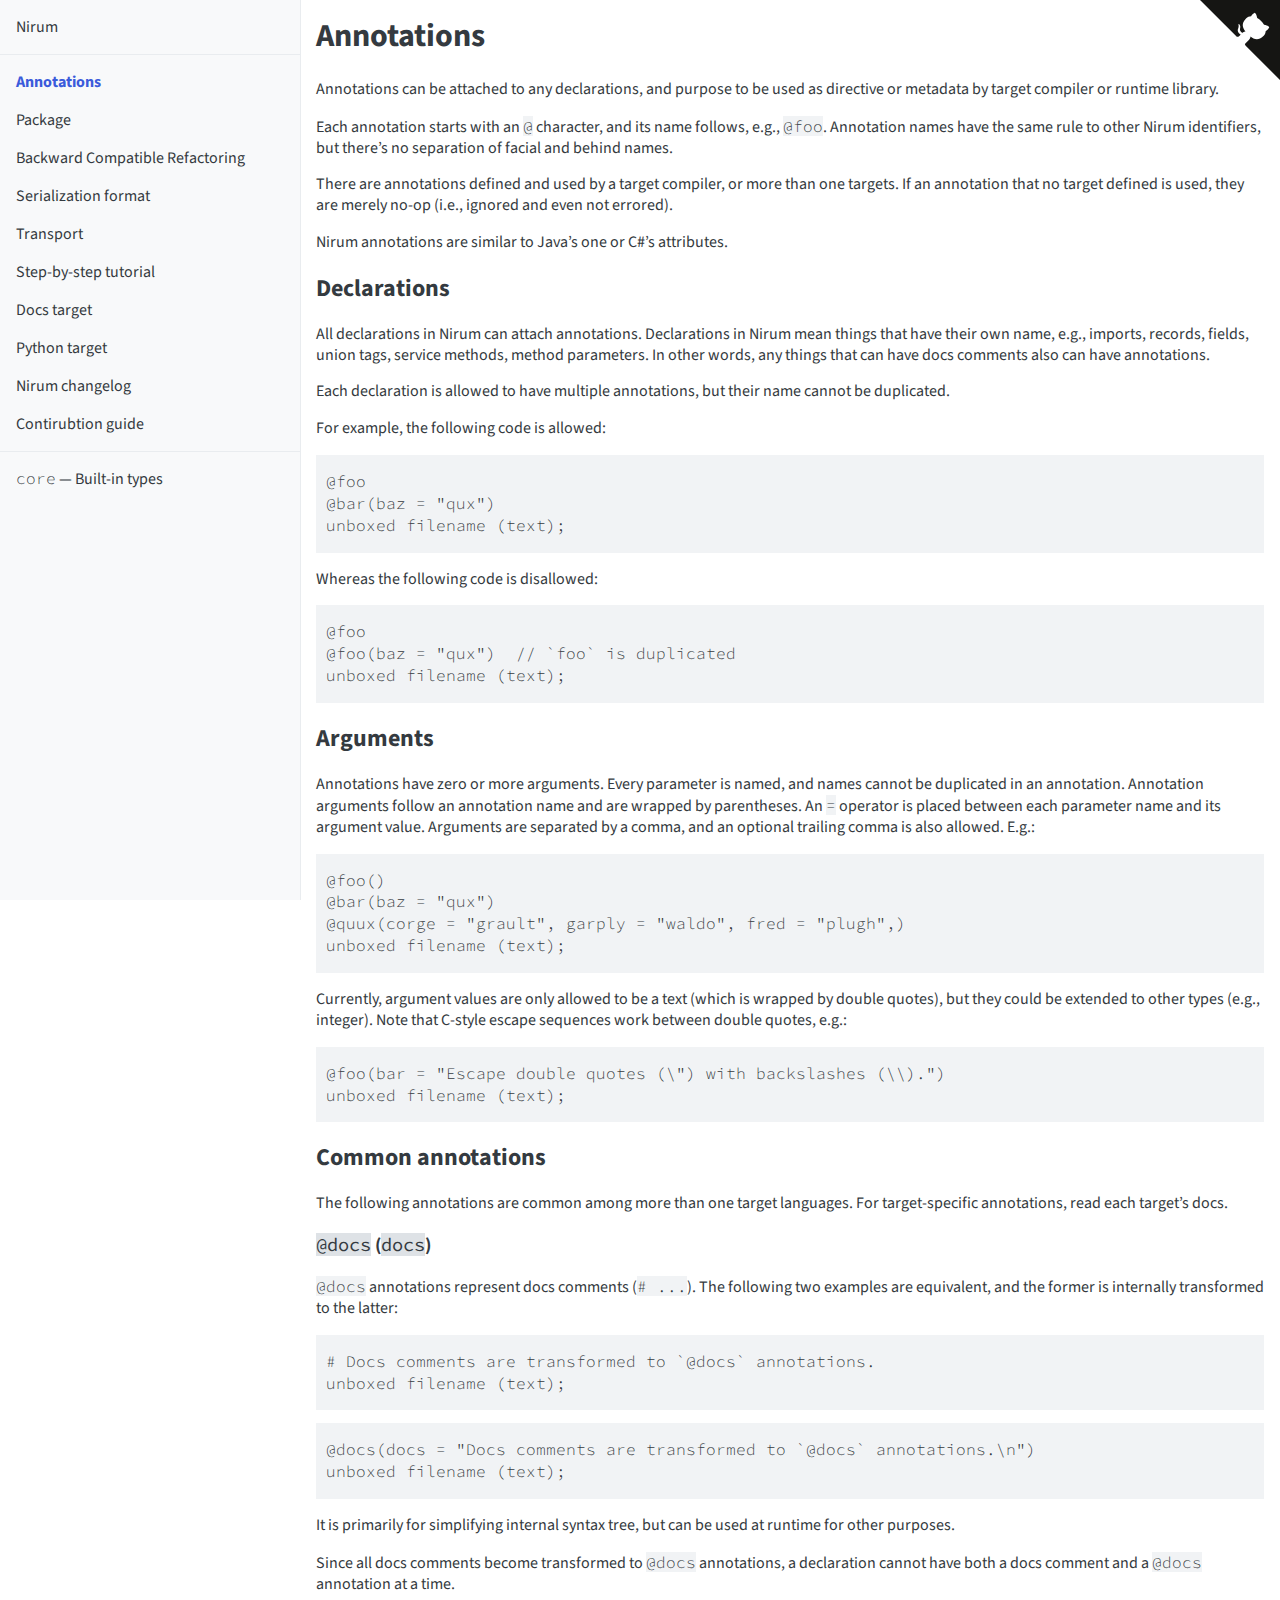
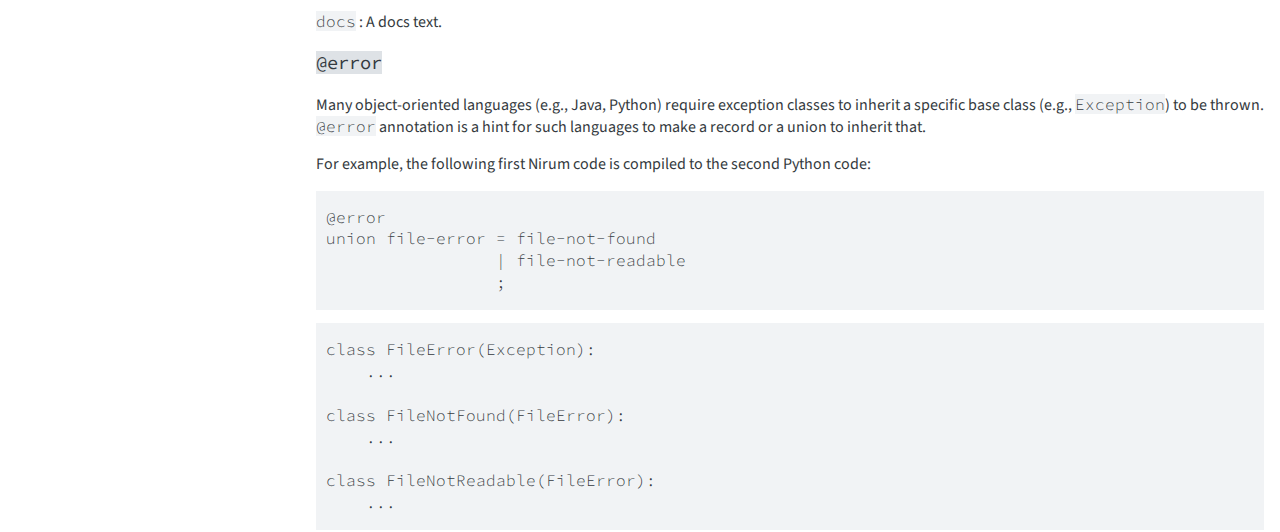
<file: docs/annotation.html>
<!DOCTYPE html>
<html><head><meta charset="utf-8">
<title>Annotations &mdash; Nirum</title>
<meta name="generator" content="Nirum 0.5.0">
<meta name="author" content="Nirum team">
<link rel="stylesheet" href="../style.css">
</head>
<body>
<nav><a class="index" href="../index.html">Nirum</a>
<ul class="manuals toc"><li class="selected"><a href="../docs/annotation.html"><strong>Annotations</strong>
</a>
</li>
<li><a href="../docs/package.html">Package</a>
</li>
<li><a href="../docs/refactoring.html">Backward Compatible Refactoring</a>
</li>
<li><a href="../docs/serialization.html">Serialization format</a>
</li>
<li><a href="../docs/transport.html">Transport</a>
</li>
<li><a href="../docs/tutorial.html">Step-by-step tutorial</a>
</li>
<li><a href="../docs/target/docs.html">Docs target</a>
</li>
<li><a href="../docs/target/python.html">Python target</a>
</li>
<li><a href="../CHANGES.html">Nirum changelog</a>
</li>
<li><a href="../CONTRIBUTING.html">Contirubtion guide</a>
</li>
</ul>
<ul class="modules toc"><li><a href="../core/index.html"><code>core</code></code>
&mdash; Built-in types</a>
</li>
</ul>
</nav>
<article><h1>Annotations</h1>
<p>Annotations can be attached to any declarations, and purpose to be used
as directive or metadata by target compiler or runtime library.</p>
<p>Each annotation starts with an <code>@</code> character, and its name follows,
e.g., <code>@foo</code>.  Annotation names have the same rule to other Nirum identifiers,
but there’s no separation of facial and behind names.</p>
<p>There are annotations defined and used by a target compiler, or more than one
targets.  If an annotation that no target defined is used, they are merely no-op
(i.e., ignored and even not errored).</p>
<p>Nirum annotations are similar to Java’s one or C#’s attributes.</p>
<h2>Declarations</h2>
<p>All declarations in Nirum can attach annotations.  Declarations in Nirum mean
things that have their own name, e.g., imports, records, fields, union tags,
service methods, method parameters.  In other words, any things that can have
docs comments also can have annotations.</p>
<p>Each declaration is allowed to have multiple annotations, but their name cannot
be duplicated.</p>
<p>For example, the following code is allowed:</p>
<pre><code class="language-nirum">@foo
@bar(baz = "qux")
unboxed filename (text);
</code></pre>
<p>Whereas the following code is disallowed:</p>
<pre><code class="language-nirum">@foo
@foo(baz = "qux")  // `foo` is duplicated
unboxed filename (text);
</code></pre>
<h2>Arguments</h2>
<p>Annotations have zero or more arguments.  Every parameter is named, and names
cannot be duplicated in an annotation.  Annotation arguments follow
an annotation name and are wrapped by parentheses.  An <code>=</code> operator is placed
between each parameter name and its argument value.  Arguments are separated
by a comma, and an optional trailing comma is also allowed.  E.g.:</p>
<pre><code class="language-nirum">@foo()
@bar(baz = "qux")
@quux(corge = "grault", garply = "waldo", fred = "plugh",)
unboxed filename (text);
</code></pre>
<p>Currently, argument values are only allowed to be a text (which is wrapped by
double quotes), but they could be extended to other types (e.g., integer).
Note that C-style escape sequences work between double quotes, e.g.:</p>
<pre><code class="language-nirum">@foo(bar = "Escape double quotes (\") with backslashes (\\).")
unboxed filename (text);
</code></pre>
<h2>Common annotations</h2>
<p>The following annotations are common among more than one target languages.
For target-specific annotations, read each target’s docs.</p>
<h3 id="docs"><code>@docs</code> (<code>docs</code>)</h3>
<p><code>@docs</code> annotations represent docs comments (<code># ...</code>).  The following two
examples are equivalent, and the former is internally transformed to the latter:</p>
<pre><code class="language-nirum"># Docs comments are transformed to `@docs` annotations.
unboxed filename (text);
</code></pre>
<pre><code class="language-nirum">@docs(docs = "Docs comments are transformed to `@docs` annotations.\n")
unboxed filename (text);
</code></pre>
<p>It is primarily for simplifying internal syntax tree, but can be used at runtime
for other purposes.</p>
<p>Since all docs comments become transformed to <code>@docs</code> annotations,
a declaration cannot have both a docs comment and a <code>@docs</code> annotation at
a time.</p>
<p><code>docs</code>
:   A docs text.</p>
<h3 id="error"><code>@error</code></h3>
<p>Many object-oriented languages (e.g., Java, Python) require exception classes
to inherit a specific base class (e.g., <code>Exception</code>) to be thrown.
<code>@error</code> annotation is a hint for such languages to make a record or a union to
inherit that.</p>
<p>For example, the following first Nirum code is compiled to the second Python
code:</p>
<pre><code class="language-nirum">@error
union file-error = file-not-found
                 | file-not-readable
                 ;
</code></pre>
<pre><code class="language-python">class FileError(Exception):
    ...

class FileNotFound(FileError):
    ...

class FileNotReadable(FileError):
    ...
</code></pre>
</article>

<div class="github"><a href="https://github.com/nirum-lang/nirum" class="github-corner" aria-label="View source on GitHub"><svg width="80" height="80" viewBox="0 0 250 250" style="fill:#151513; color:#fff; position: absolute; top: 0; border: 0; right: 0;" aria-hidden="true"><path d="M0,0 L115,115 L130,115 L142,142 L250,250 L250,0 Z"></path><path d="M128.3,109.0 C113.8,99.7 119.0,89.6 119.0,89.6 C122.0,82.7 120.5,78.6 120.5,78.6 C119.2,72.0 123.4,76.3 123.4,76.3 C127.3,80.9 125.5,87.3 125.5,87.3 C122.9,97.6 130.6,101.9 134.4,103.2" fill="currentColor" style="transform-origin: 130px 106px;" class="octo-arm"></path><path d="M115.0,115.0 C114.9,115.1 118.7,116.5 119.8,115.4 L133.7,101.6 C136.9,99.2 139.9,98.4 142.2,98.6 C133.8,88.0 127.5,74.4 143.8,58.0 C148.5,53.4 154.0,51.2 159.7,51.0 C160.3,49.4 163.2,43.6 171.4,40.1 C171.4,40.1 176.1,42.5 178.8,56.2 C183.1,58.6 187.2,61.8 190.9,65.4 C194.5,69.0 197.7,73.2 200.1,77.6 C213.8,80.2 216.3,84.9 216.3,84.9 C212.7,93.1 206.9,96.0 205.4,96.6 C205.1,102.4 203.0,107.8 198.3,112.5 C181.9,128.9 168.3,122.5 157.7,114.1 C157.9,116.9 156.7,120.9 152.7,124.9 L141.0,136.5 C139.8,137.7 141.6,141.9 141.8,141.8 Z" fill="currentColor" class="octo-body"></path></svg></a></div>
</body>
</html>
</file>
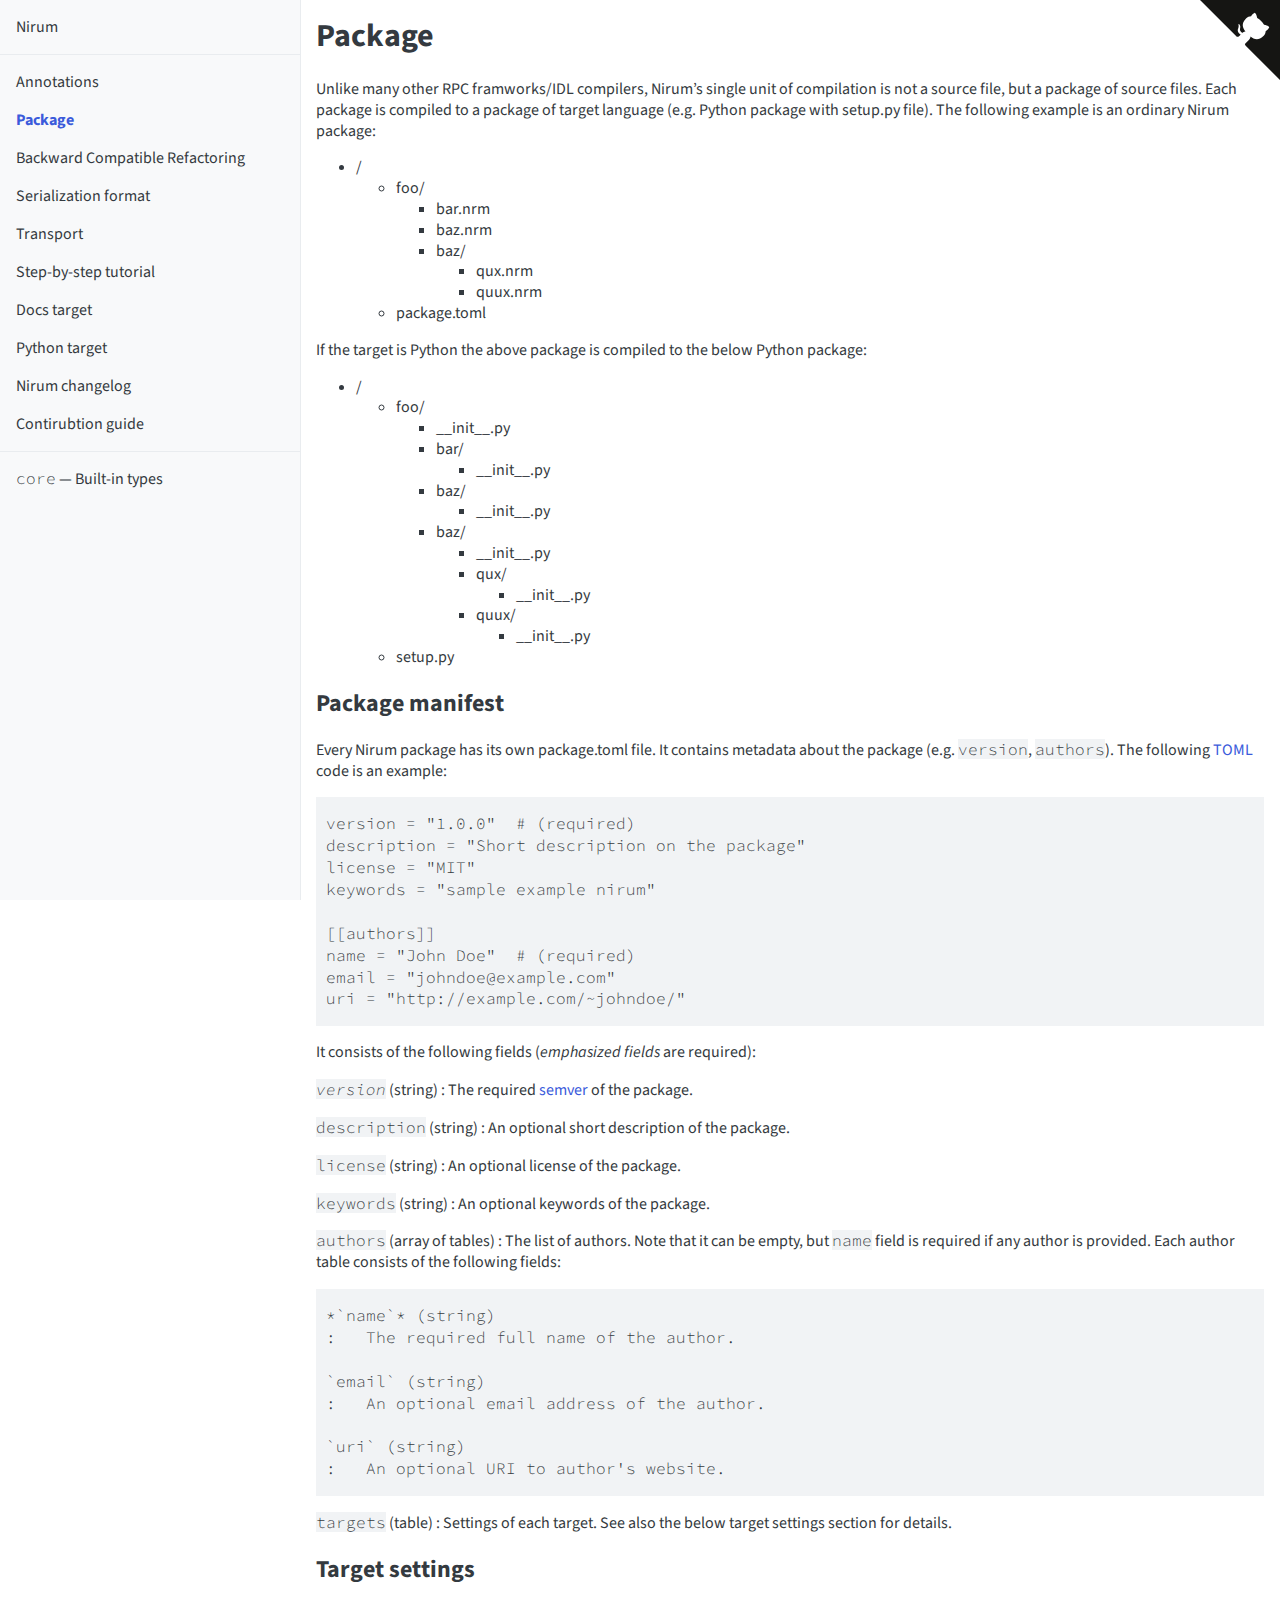
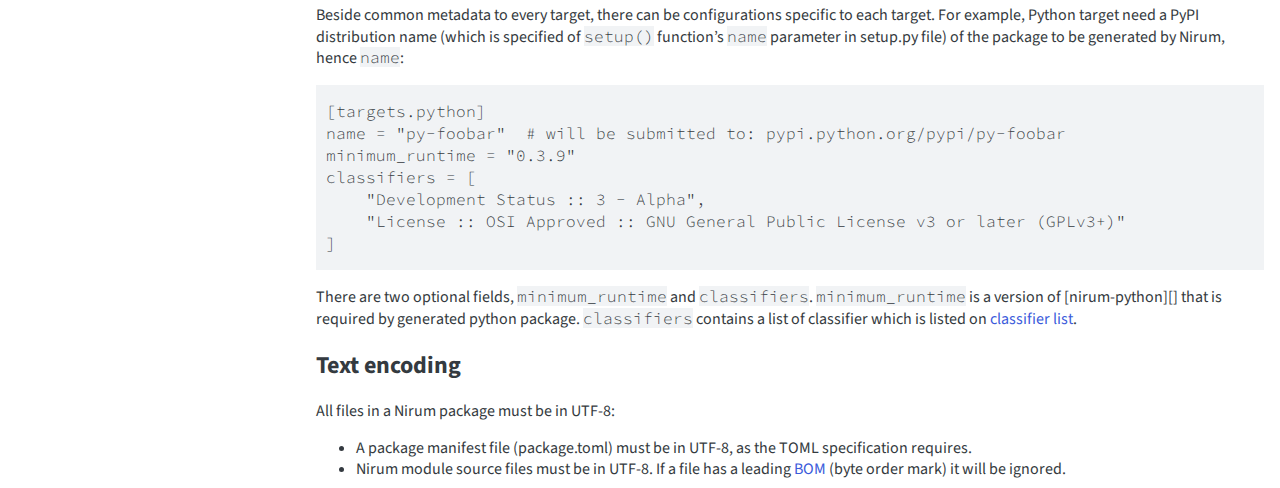
<file: docs/package.html>
<!DOCTYPE html>
<html><head><meta charset="utf-8">
<title>Package &mdash; Nirum</title>
<meta name="generator" content="Nirum 0.5.0">
<meta name="author" content="Nirum team">
<link rel="stylesheet" href="../style.css">
</head>
<body>
<nav><a class="index" href="../index.html">Nirum</a>
<ul class="manuals toc"><li><a href="../docs/annotation.html">Annotations</a>
</li>
<li class="selected"><a href="../docs/package.html"><strong>Package</strong>
</a>
</li>
<li><a href="../docs/refactoring.html">Backward Compatible Refactoring</a>
</li>
<li><a href="../docs/serialization.html">Serialization format</a>
</li>
<li><a href="../docs/transport.html">Transport</a>
</li>
<li><a href="../docs/tutorial.html">Step-by-step tutorial</a>
</li>
<li><a href="../docs/target/docs.html">Docs target</a>
</li>
<li><a href="../docs/target/python.html">Python target</a>
</li>
<li><a href="../CHANGES.html">Nirum changelog</a>
</li>
<li><a href="../CONTRIBUTING.html">Contirubtion guide</a>
</li>
</ul>
<ul class="modules toc"><li><a href="../core/index.html"><code>core</code></code>
&mdash; Built-in types</a>
</li>
</ul>
</nav>
<article><h1>Package</h1>
<p>Unlike many other RPC framworks/IDL compilers, Nirum’s single unit of
compilation is not a source file, but a package of source files.
Each package is compiled to a package of target language (e.g. Python package
with setup.py file).  The following example is an ordinary Nirum package:</p>
<ul>
<li>/
<ul>
<li>foo/
<ul>
<li>bar.nrm</li>
<li>baz.nrm</li>
<li>baz/
<ul>
<li>qux.nrm</li>
<li>quux.nrm</li>
</ul></li>
</ul></li>
<li>package.toml</li>
</ul></li>
</ul>
<p>If the target is Python the above package is compiled to the below Python
package:</p>
<ul>
<li>/
<ul>
<li>foo/
<ul>
<li>__init__.py</li>
<li>bar/
<ul>
<li>__init__.py</li>
</ul></li>
<li>baz/
<ul>
<li>__init__.py</li>
</ul></li>
<li>baz/
<ul>
<li>__init__.py</li>
<li>qux/
<ul>
<li>__init__.py</li>
</ul></li>
<li>quux/
<ul>
<li>__init__.py</li>
</ul></li>
</ul></li>
</ul></li>
<li>setup.py</li>
</ul></li>
</ul>
<h2>Package manifest</h2>
<p>Every Nirum package has its own package.toml file.  It contains metadata
about the package (e.g. <code>version</code>, <code>authors</code>).  The following <a href="https://github.com/toml-lang/toml">TOML</a> code
is an example:</p>
<pre><code>version = "1.0.0"  # (required)
description = "Short description on the package"
license = "MIT"
keywords = "sample example nirum"

[[authors]]
name = "John Doe"  # (required)
email = "johndoe@example.com"
uri = "http://example.com/~johndoe/"
</code></pre>
<p>It consists of the following fields (<em>emphasized fields</em> are required):</p>
<p><em><code>version</code></em> (string)
:   The required <a href="http://semver.org/">semver</a> of the package.</p>
<p><code>description</code> (string)
:   An optional short description of the package.</p>
<p><code>license</code> (string)
:   An optional license of the package.</p>
<p><code>keywords</code> (string)
:   An optional keywords of the package.</p>
<p><code>authors</code> (array of tables)
:   The list of authors.  Note that it can be empty, but <code>name</code> field is
required if any author is provided.  Each author table consists of
the following fields:</p>
<pre><code>*`name`* (string)
:   The required full name of the author.

`email` (string)
:   An optional email address of the author.

`uri` (string)
:   An optional URI to author's website.
</code></pre>
<p><code>targets</code> (table)
:   Settings of each target.  See also the below target settings section
for details.</p>
<h2>Target settings</h2>
<p>Beside common metadata to every target, there can be configurations specific
to each target.  For example, Python target need a PyPI distribution name
(which is specified of <code>setup()</code> function’s <code>name</code> parameter in setup.py file)
of the package to be generated by Nirum, hence <code>name</code>:</p>
<pre><code>[targets.python]
name = "py-foobar"  # will be submitted to: pypi.python.org/pypi/py-foobar
minimum_runtime = "0.3.9"
classifiers = [
    "Development Status :: 3 - Alpha",
    "License :: OSI Approved :: GNU General Public License v3 or later (GPLv3+)"
]
</code></pre>
<p>There are two optional fields, <code>minimum_runtime</code> and <code>classifiers</code>.
<code>minimum_runtime</code> is a version of [nirum-python][] that
is required by generated python package. <code>classifiers</code> contains a list of
classifier which is listed on <a href="https://pypi.org/pypi?%3Aaction=list_classifiers">classifier list</a>.</p>
<h2>Text encoding</h2>
<p>All files in a Nirum package must be in UTF-8:</p>
<ul>
<li>A package manifest file (package.toml) must be in UTF-8, as the TOML
specification requires.</li>
<li>Nirum module source files must be in UTF-8.  If a file has a leading
<a href="http://unicode.org/faq/utf_bom.html#BOM">BOM</a> (byte order mark) it will be ignored.</li>
</ul>
</article>

<div class="github"><a href="https://github.com/nirum-lang/nirum" class="github-corner" aria-label="View source on GitHub"><svg width="80" height="80" viewBox="0 0 250 250" style="fill:#151513; color:#fff; position: absolute; top: 0; border: 0; right: 0;" aria-hidden="true"><path d="M0,0 L115,115 L130,115 L142,142 L250,250 L250,0 Z"></path><path d="M128.3,109.0 C113.8,99.7 119.0,89.6 119.0,89.6 C122.0,82.7 120.5,78.6 120.5,78.6 C119.2,72.0 123.4,76.3 123.4,76.3 C127.3,80.9 125.5,87.3 125.5,87.3 C122.9,97.6 130.6,101.9 134.4,103.2" fill="currentColor" style="transform-origin: 130px 106px;" class="octo-arm"></path><path d="M115.0,115.0 C114.9,115.1 118.7,116.5 119.8,115.4 L133.7,101.6 C136.9,99.2 139.9,98.4 142.2,98.6 C133.8,88.0 127.5,74.4 143.8,58.0 C148.5,53.4 154.0,51.2 159.7,51.0 C160.3,49.4 163.2,43.6 171.4,40.1 C171.4,40.1 176.1,42.5 178.8,56.2 C183.1,58.6 187.2,61.8 190.9,65.4 C194.5,69.0 197.7,73.2 200.1,77.6 C213.8,80.2 216.3,84.9 216.3,84.9 C212.7,93.1 206.9,96.0 205.4,96.6 C205.1,102.4 203.0,107.8 198.3,112.5 C181.9,128.9 168.3,122.5 157.7,114.1 C157.9,116.9 156.7,120.9 152.7,124.9 L141.0,136.5 C139.8,137.7 141.6,141.9 141.8,141.8 Z" fill="currentColor" class="octo-body"></path></svg></a></div>
</body>
</html>
</file>
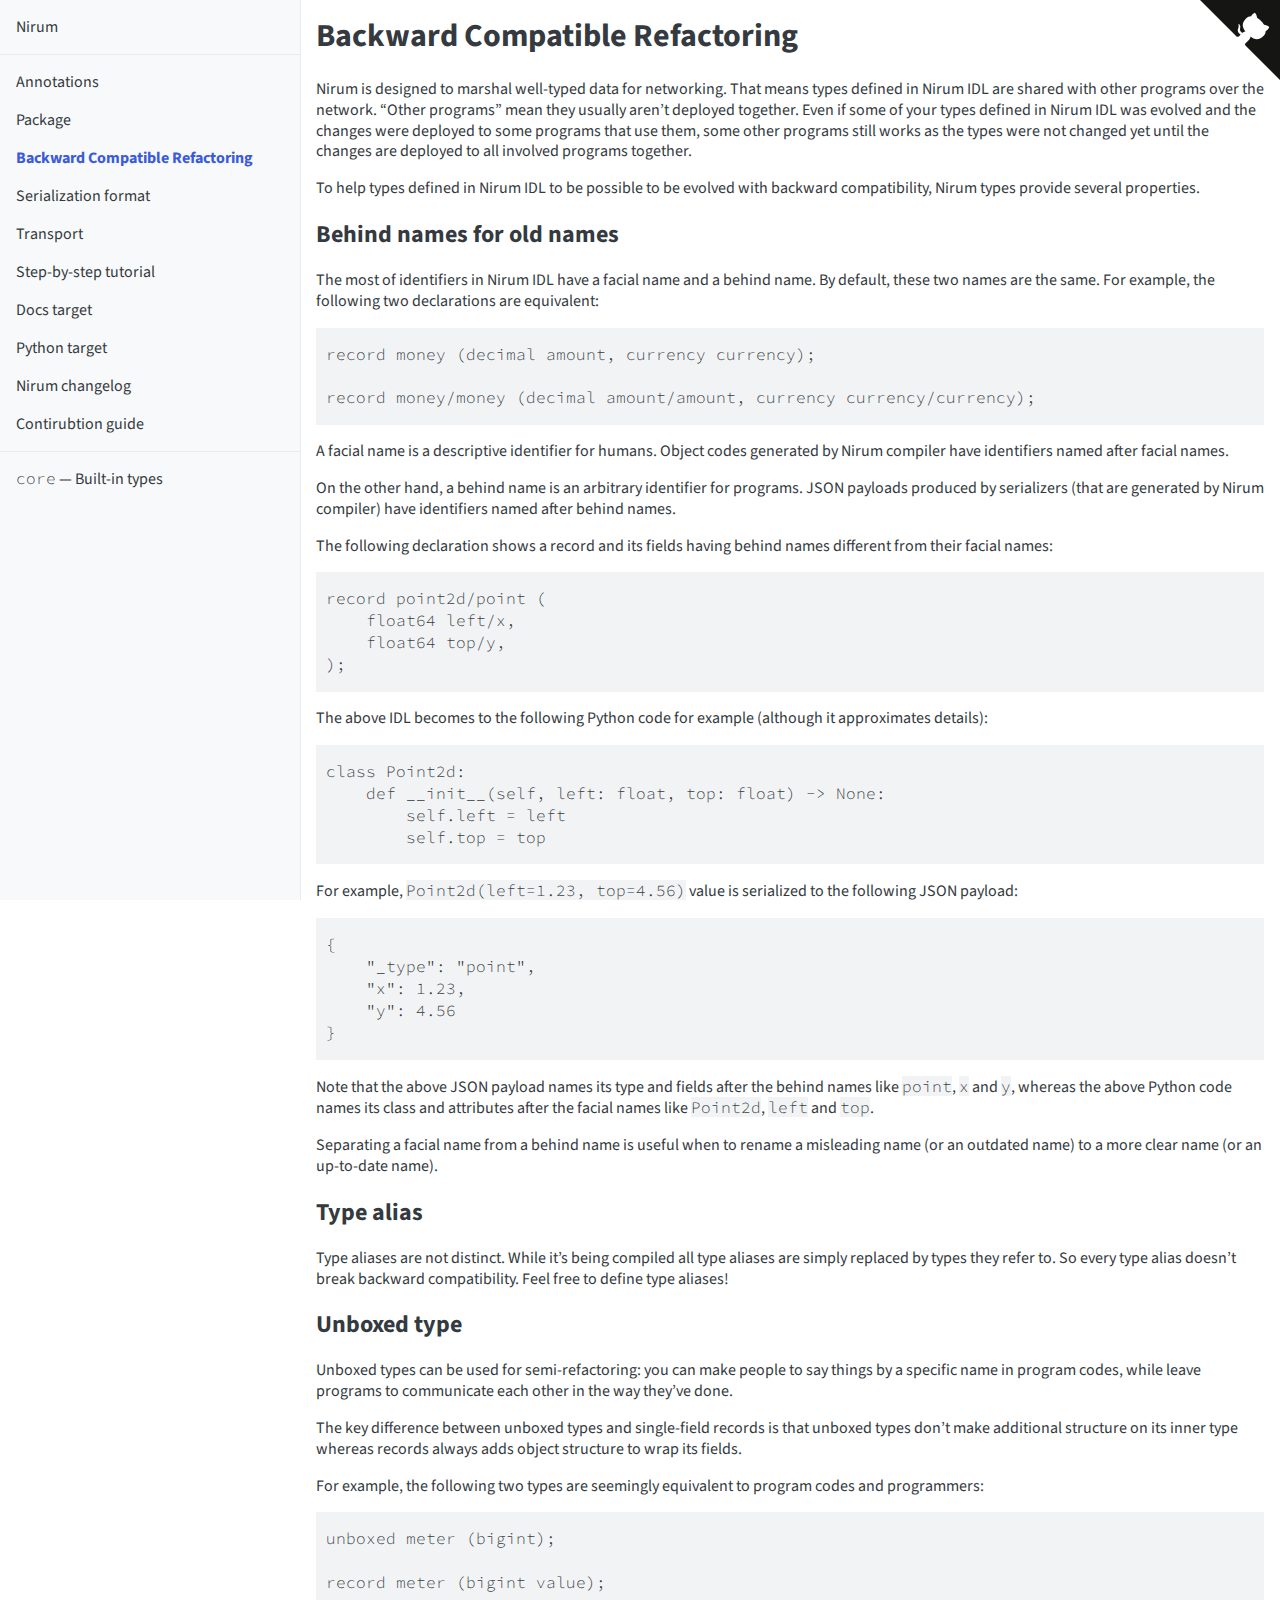
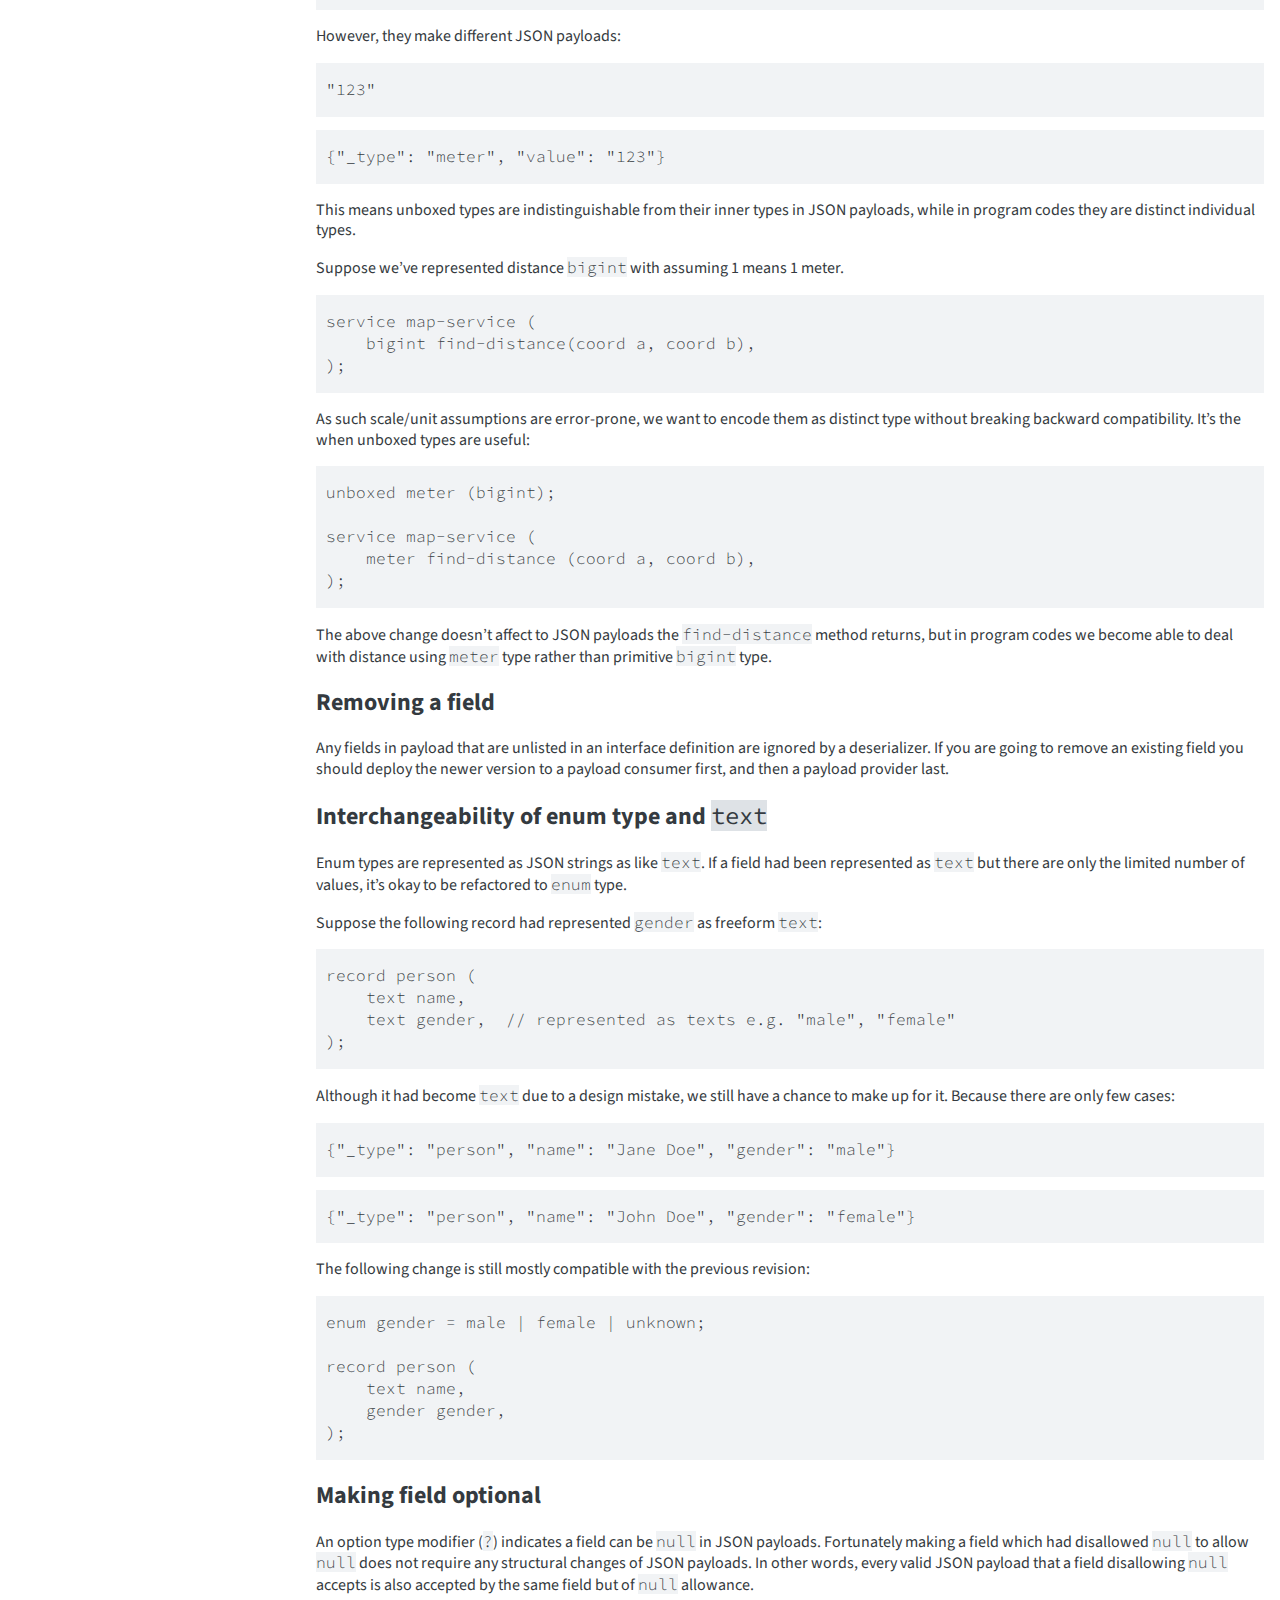
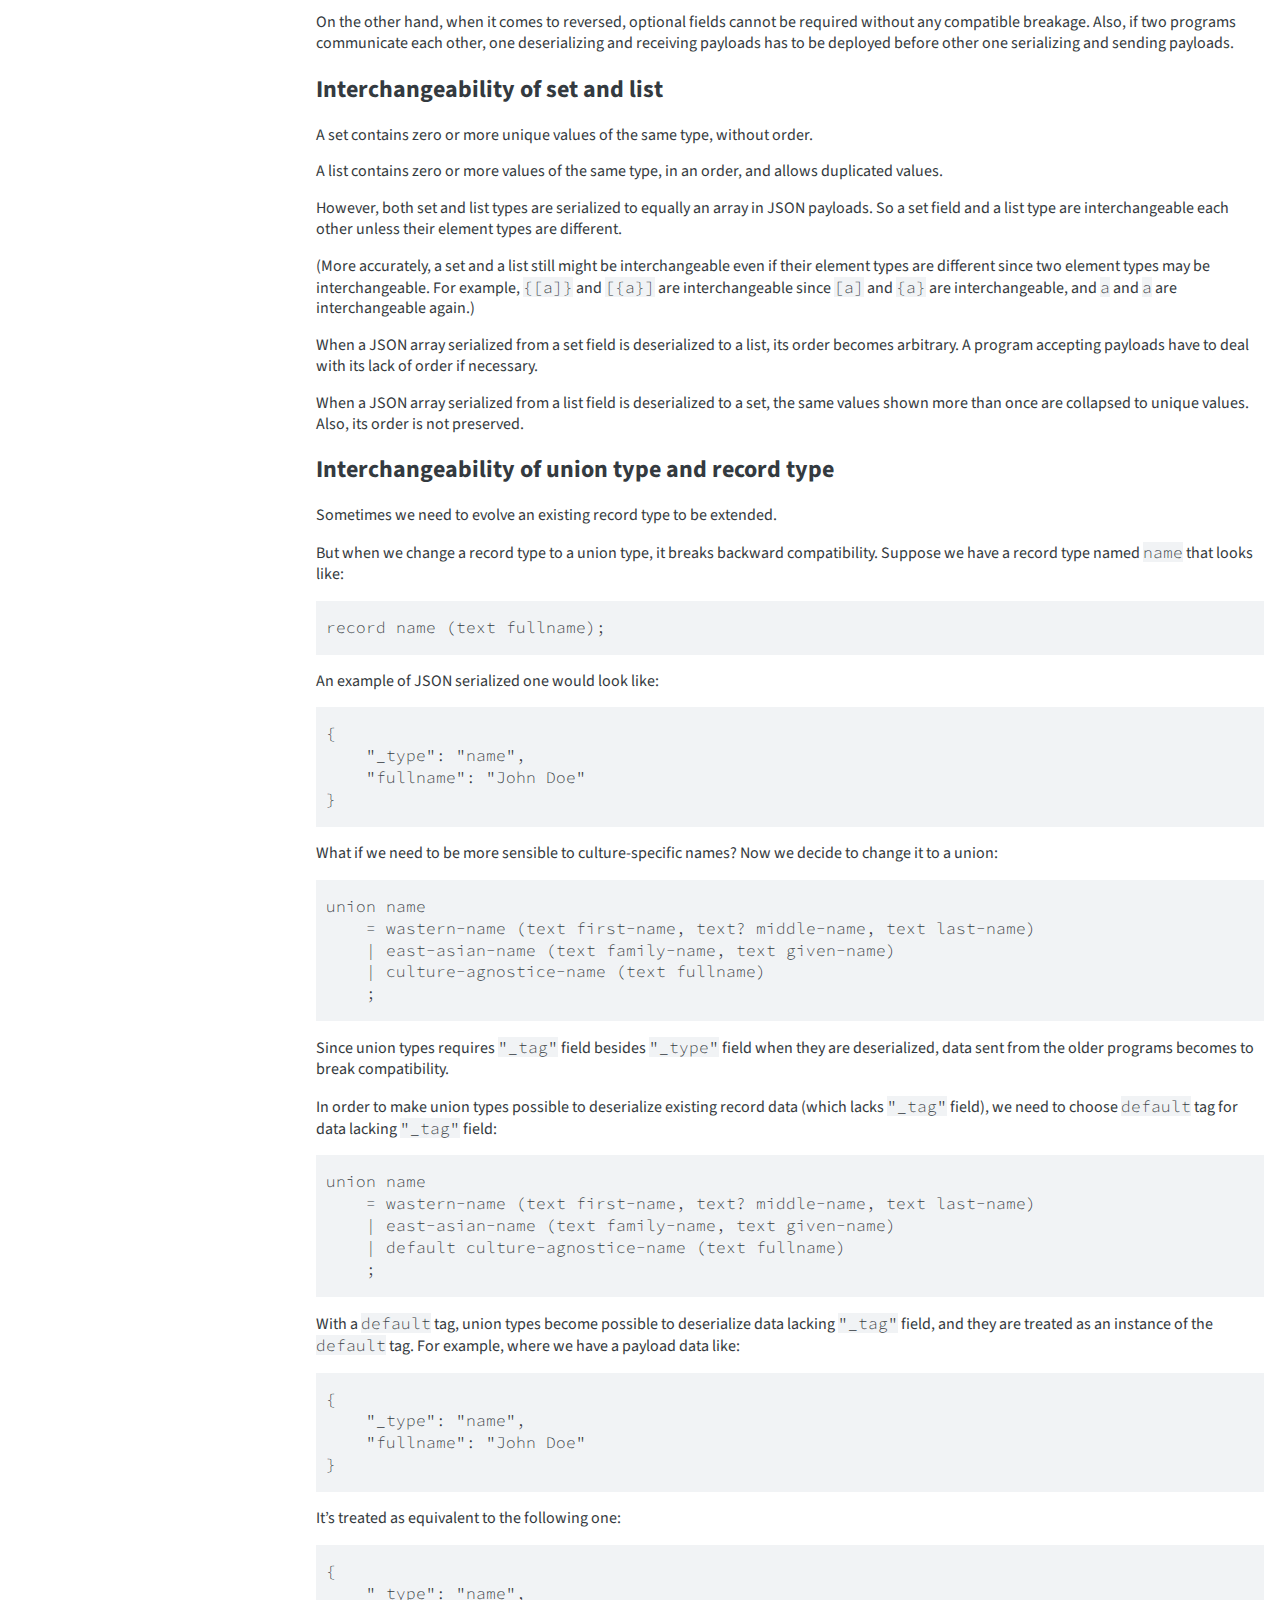
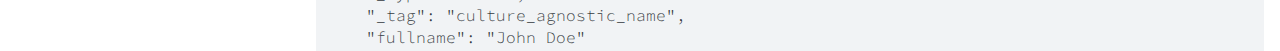
<file: docs/refactoring.html>
<!DOCTYPE html>
<html><head><meta charset="utf-8">
<title>Backward Compatible Refactoring &mdash; Nirum</title>
<meta name="generator" content="Nirum 0.5.0">
<meta name="author" content="Nirum team">
<link rel="stylesheet" href="../style.css">
</head>
<body>
<nav><a class="index" href="../index.html">Nirum</a>
<ul class="manuals toc"><li><a href="../docs/annotation.html">Annotations</a>
</li>
<li><a href="../docs/package.html">Package</a>
</li>
<li class="selected"><a href="../docs/refactoring.html"><strong>Backward Compatible Refactoring</strong>
</a>
</li>
<li><a href="../docs/serialization.html">Serialization format</a>
</li>
<li><a href="../docs/transport.html">Transport</a>
</li>
<li><a href="../docs/tutorial.html">Step-by-step tutorial</a>
</li>
<li><a href="../docs/target/docs.html">Docs target</a>
</li>
<li><a href="../docs/target/python.html">Python target</a>
</li>
<li><a href="../CHANGES.html">Nirum changelog</a>
</li>
<li><a href="../CONTRIBUTING.html">Contirubtion guide</a>
</li>
</ul>
<ul class="modules toc"><li><a href="../core/index.html"><code>core</code></code>
&mdash; Built-in types</a>
</li>
</ul>
</nav>
<article><h1>Backward Compatible Refactoring</h1>
<p>Nirum is designed to marshal well-typed data for networking.  That means types
defined in Nirum IDL are shared with other programs over the network.
“Other programs” mean they usually aren’t deployed together.
Even if some of your types defined in Nirum IDL was evolved and the changes
were deployed to some programs that use them, some other programs still works
as the types were not changed yet until the changes are deployed to all involved
programs together.</p>
<p>To help types defined in Nirum IDL to be possible to be evolved with backward
compatibility, Nirum types provide several properties.</p>
<h2>Behind names for old names</h2>
<p>The most of identifiers in Nirum IDL have a facial name and a behind name.
By default, these two names are the same.  For example, the following two
declarations are equivalent:</p>
<pre><code>record money (decimal amount, currency currency);

record money/money (decimal amount/amount, currency currency/currency);
</code></pre>
<p>A facial name is a descriptive identifier for humans.  Object codes generated
by Nirum compiler have identifiers named after facial names.</p>
<p>On the other hand, a behind name is an arbitrary identifier for programs.
JSON payloads produced by serializers (that are generated by Nirum compiler)
have identifiers named after behind names.</p>
<p>The following declaration shows a record and its fields having behind names
different from their facial names:</p>
<pre><code>record point2d/point (
    float64 left/x,
    float64 top/y,
);
</code></pre>
<p>The above IDL becomes to the following Python code for example (although it
approximates details):</p>
<pre><code class="language-python">class Point2d:
    def __init__(self, left: float, top: float) -> None:
        self.left = left
        self.top = top
</code></pre>
<p>For example, <code>Point2d(left=1.23, top=4.56)</code> value is serialized to the following
JSON payload:</p>
<pre><code class="language-json">{
    "_type": "point",
    "x": 1.23,
    "y": 4.56
}
</code></pre>
<p>Note that the above JSON payload names its type and fields after the behind
names like <code>point</code>, <code>x</code> and <code>y</code>, whereas the above Python code names its class
and attributes after the facial names like <code>Point2d</code>, <code>left</code> and <code>top</code>.</p>
<p>Separating a facial name from a behind name is useful when to rename
a misleading name (or an outdated name) to a more clear name (or an up-to-date
name).</p>
<h2>Type alias</h2>
<p>Type aliases are not distinct.  While it’s being compiled all type aliases are
simply replaced by types they refer to.  So every type alias doesn’t break
backward compatibility.  Feel free to define type aliases!</p>
<h2>Unboxed type</h2>
<p>Unboxed types can be used for semi-refactoring: you can make people to say
things by a specific name in program codes, while leave programs to communicate
each other in the way they’ve done.</p>
<p>The key difference between unboxed types and single-field records is that
unboxed types don’t make additional structure on its inner type whereas
records always adds object structure to wrap its fields.</p>
<p>For example, the following two types are seemingly equivalent to program codes
and programmers:</p>
<pre><code>unboxed meter (bigint);

record meter (bigint value);
</code></pre>
<p>However, they make different JSON payloads:</p>
<pre><code class="language-json">"123"
</code></pre>
<pre><code class="language-json">{"_type": "meter", "value": "123"}
</code></pre>
<p>This means unboxed types are indistinguishable from their inner types in JSON
payloads, while in program codes they are distinct individual types.</p>
<p>Suppose we’ve represented distance <code>bigint</code> with assuming 1 means 1 meter.</p>
<pre><code>service map-service (
    bigint find-distance(coord a, coord b),
);
</code></pre>
<p>As such scale/unit assumptions are error-prone, we want to encode them
as distinct type without breaking backward compatibility.  It’s the when
unboxed types are useful:</p>
<pre><code>unboxed meter (bigint);

service map-service (
    meter find-distance (coord a, coord b),
);
</code></pre>
<p>The above change doesn’t affect to JSON payloads the <code>find-distance</code> method
returns, but in program codes we become able to deal with distance using <code>meter</code>
type rather than primitive <code>bigint</code> type.</p>
<h2>Removing a field</h2>
<p>Any fields in payload that are unlisted in an interface definition are ignored
by a deserializer.  If you are going to remove an existing field you should
deploy the newer version to a payload consumer first, and then a payload
provider last.</p>
<h2>Interchangeability of enum type and <code>text</code></h2>
<p>Enum types are represented as JSON strings as like <code>text</code>.  If a field had been
represented as <code>text</code> but there are only the limited number of values, it’s
okay to be refactored to <code>enum</code> type.</p>
<p>Suppose the following record had represented <code>gender</code> as freeform <code>text</code>:</p>
<pre><code>record person (
    text name,
    text gender,  // represented as texts e.g. "male", "female"
);
</code></pre>
<p>Although it had become <code>text</code> due to a design mistake, we still have a chance
to make up for it.  Because there are only few cases:</p>
<pre><code class="language-json">{"_type": "person", "name": "Jane Doe", "gender": "male"}
</code></pre>
<pre><code class="language-json">{"_type": "person", "name": "John Doe", "gender": "female"}
</code></pre>
<p>The following change is still mostly compatible with the previous revision:</p>
<pre><code>enum gender = male | female | unknown;

record person (
    text name,
    gender gender,
);
</code></pre>
<h2>Making field optional</h2>
<p>An option type modifier (<code>?</code>) indicates a field can be <code>null</code> in JSON payloads.
Fortunately making a field which had disallowed <code>null</code> to allow <code>null</code> does not
require any structural changes of JSON payloads.  In other words, every valid
JSON payload that a field disallowing <code>null</code> accepts is also accepted by
the same field but of <code>null</code> allowance.</p>
<p>On the other hand, when it comes to reversed, optional fields cannot be
required without any compatible breakage.  Also, if two programs communicate
each other, one deserializing and receiving payloads has to be deployed before
other one serializing and sending payloads.</p>
<h2>Interchangeability of set and list</h2>
<p>A set contains zero or more unique values of the same type, without order.</p>
<p>A list contains zero or more values of the same type, in an order, and allows
duplicated values.</p>
<p>However, both set and list types are serialized to equally an array in JSON
payloads.  So a set field and a list type are interchangeable each other
unless their element types are different.</p>
<p>(More accurately, a set and a list still might be interchangeable even if
their element types are different since two element types may be
interchangeable.  For example, <code>{[a]}</code> and <code>[{a}]</code> are interchangeable since
<code>[a]</code> and <code>{a}</code> are interchangeable, and <code>a</code> and <code>a</code> are interchangeable again.)</p>
<p>When a JSON array serialized from a set field is deserialized to a list,
its order becomes arbitrary.  A program accepting payloads have to deal with
its lack of order if necessary.</p>
<p>When a JSON array serialized from a list field is deserialized to a set,
the same values shown more than once are collapsed to unique values.
Also, its order is not preserved.</p>
<h2>Interchangeability of union type and record type</h2>
<p>Sometimes we need to evolve an existing record type to be extended.</p>
<p>But when we change a record type to a union type, it breaks backward
compatibility.  Suppose we have a record type named <code>name</code> that looks like:</p>
<pre><code class="language-nirum">record name (text fullname);
</code></pre>
<p>An example of JSON serialized one would look like:</p>
<pre><code class="language-json">{
    "_type": "name",
    "fullname": "John Doe"
}
</code></pre>
<p>What if we need to be more sensible to culture-specific names?  Now we decide
to change it to a union:</p>
<pre><code class="language-nirum">union name
    = wastern-name (text first-name, text? middle-name, text last-name)
    | east-asian-name (text family-name, text given-name)
    | culture-agnostice-name (text fullname)
    ;
</code></pre>
<p>Since union types requires <code>&quot;_tag&quot;</code> field besides <code>&quot;_type&quot;</code> field when
they are deserialized, data sent from the older programs becomes to break
compatibility.</p>
<p>In order to make union types possible to deserialize existing record data
(which lacks <code>&quot;_tag&quot;</code> field), we need to choose <code>default</code> tag for data lacking
<code>&quot;_tag&quot;</code> field:</p>
<pre><code class="language-nirum">union name
    = wastern-name (text first-name, text? middle-name, text last-name)
    | east-asian-name (text family-name, text given-name)
    | default culture-agnostice-name (text fullname)
    ;
</code></pre>
<p>With a <code>default</code> tag, union types become possible to deserialize data lacking
<code>&quot;_tag&quot;</code> field, and they are treated as an instance of the <code>default</code> tag.
For example, where we have a payload data like:</p>
<pre><code class="language-json">{
    "_type": "name",
    "fullname": "John Doe"
}
</code></pre>
<p>It’s treated as equivalent to the following one:</p>
<pre><code class="language-json">{
    "_type": "name",
    "_tag": "culture_agnostic_name",
    "fullname": "John Doe"
}
</code></pre>
</article>

<div class="github"><a href="https://github.com/nirum-lang/nirum" class="github-corner" aria-label="View source on GitHub"><svg width="80" height="80" viewBox="0 0 250 250" style="fill:#151513; color:#fff; position: absolute; top: 0; border: 0; right: 0;" aria-hidden="true"><path d="M0,0 L115,115 L130,115 L142,142 L250,250 L250,0 Z"></path><path d="M128.3,109.0 C113.8,99.7 119.0,89.6 119.0,89.6 C122.0,82.7 120.5,78.6 120.5,78.6 C119.2,72.0 123.4,76.3 123.4,76.3 C127.3,80.9 125.5,87.3 125.5,87.3 C122.9,97.6 130.6,101.9 134.4,103.2" fill="currentColor" style="transform-origin: 130px 106px;" class="octo-arm"></path><path d="M115.0,115.0 C114.9,115.1 118.7,116.5 119.8,115.4 L133.7,101.6 C136.9,99.2 139.9,98.4 142.2,98.6 C133.8,88.0 127.5,74.4 143.8,58.0 C148.5,53.4 154.0,51.2 159.7,51.0 C160.3,49.4 163.2,43.6 171.4,40.1 C171.4,40.1 176.1,42.5 178.8,56.2 C183.1,58.6 187.2,61.8 190.9,65.4 C194.5,69.0 197.7,73.2 200.1,77.6 C213.8,80.2 216.3,84.9 216.3,84.9 C212.7,93.1 206.9,96.0 205.4,96.6 C205.1,102.4 203.0,107.8 198.3,112.5 C181.9,128.9 168.3,122.5 157.7,114.1 C157.9,116.9 156.7,120.9 152.7,124.9 L141.0,136.5 C139.8,137.7 141.6,141.9 141.8,141.8 Z" fill="currentColor" class="octo-body"></path></svg></a></div>
</body>
</html>
</file>
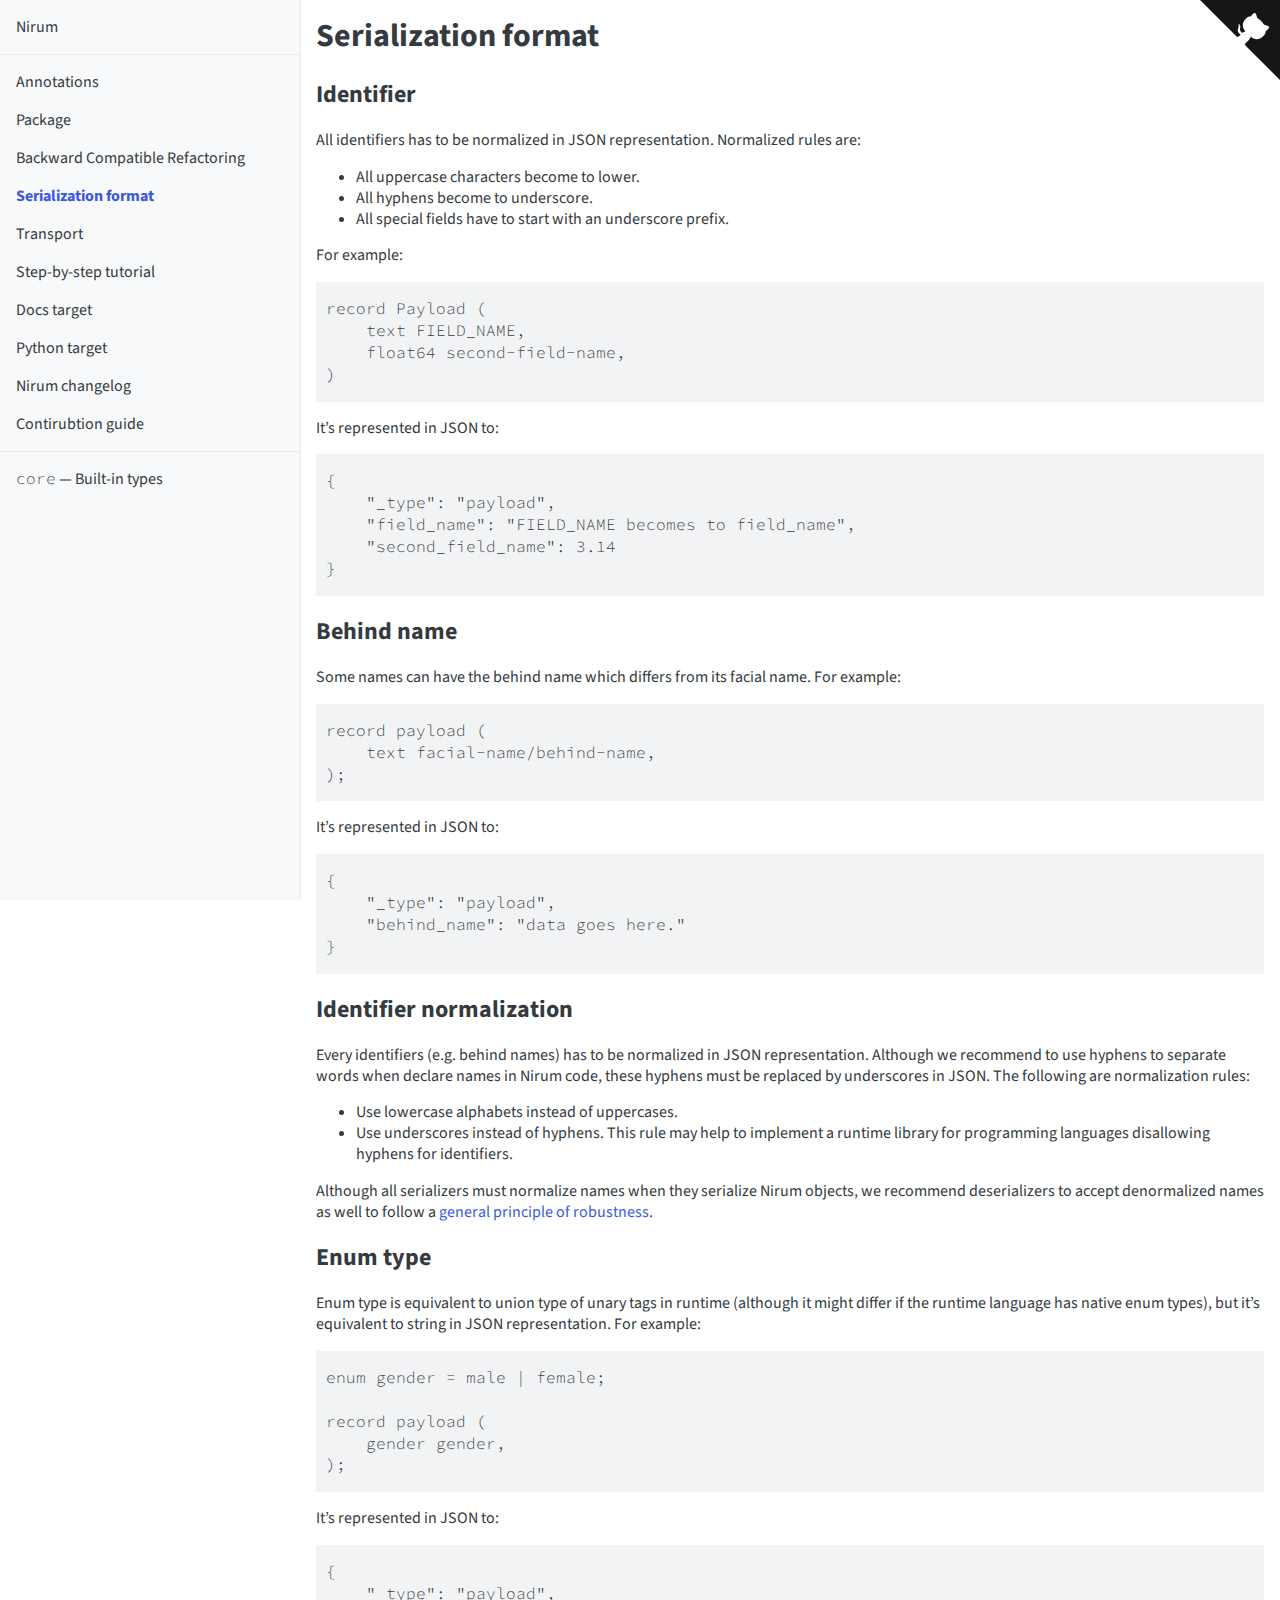
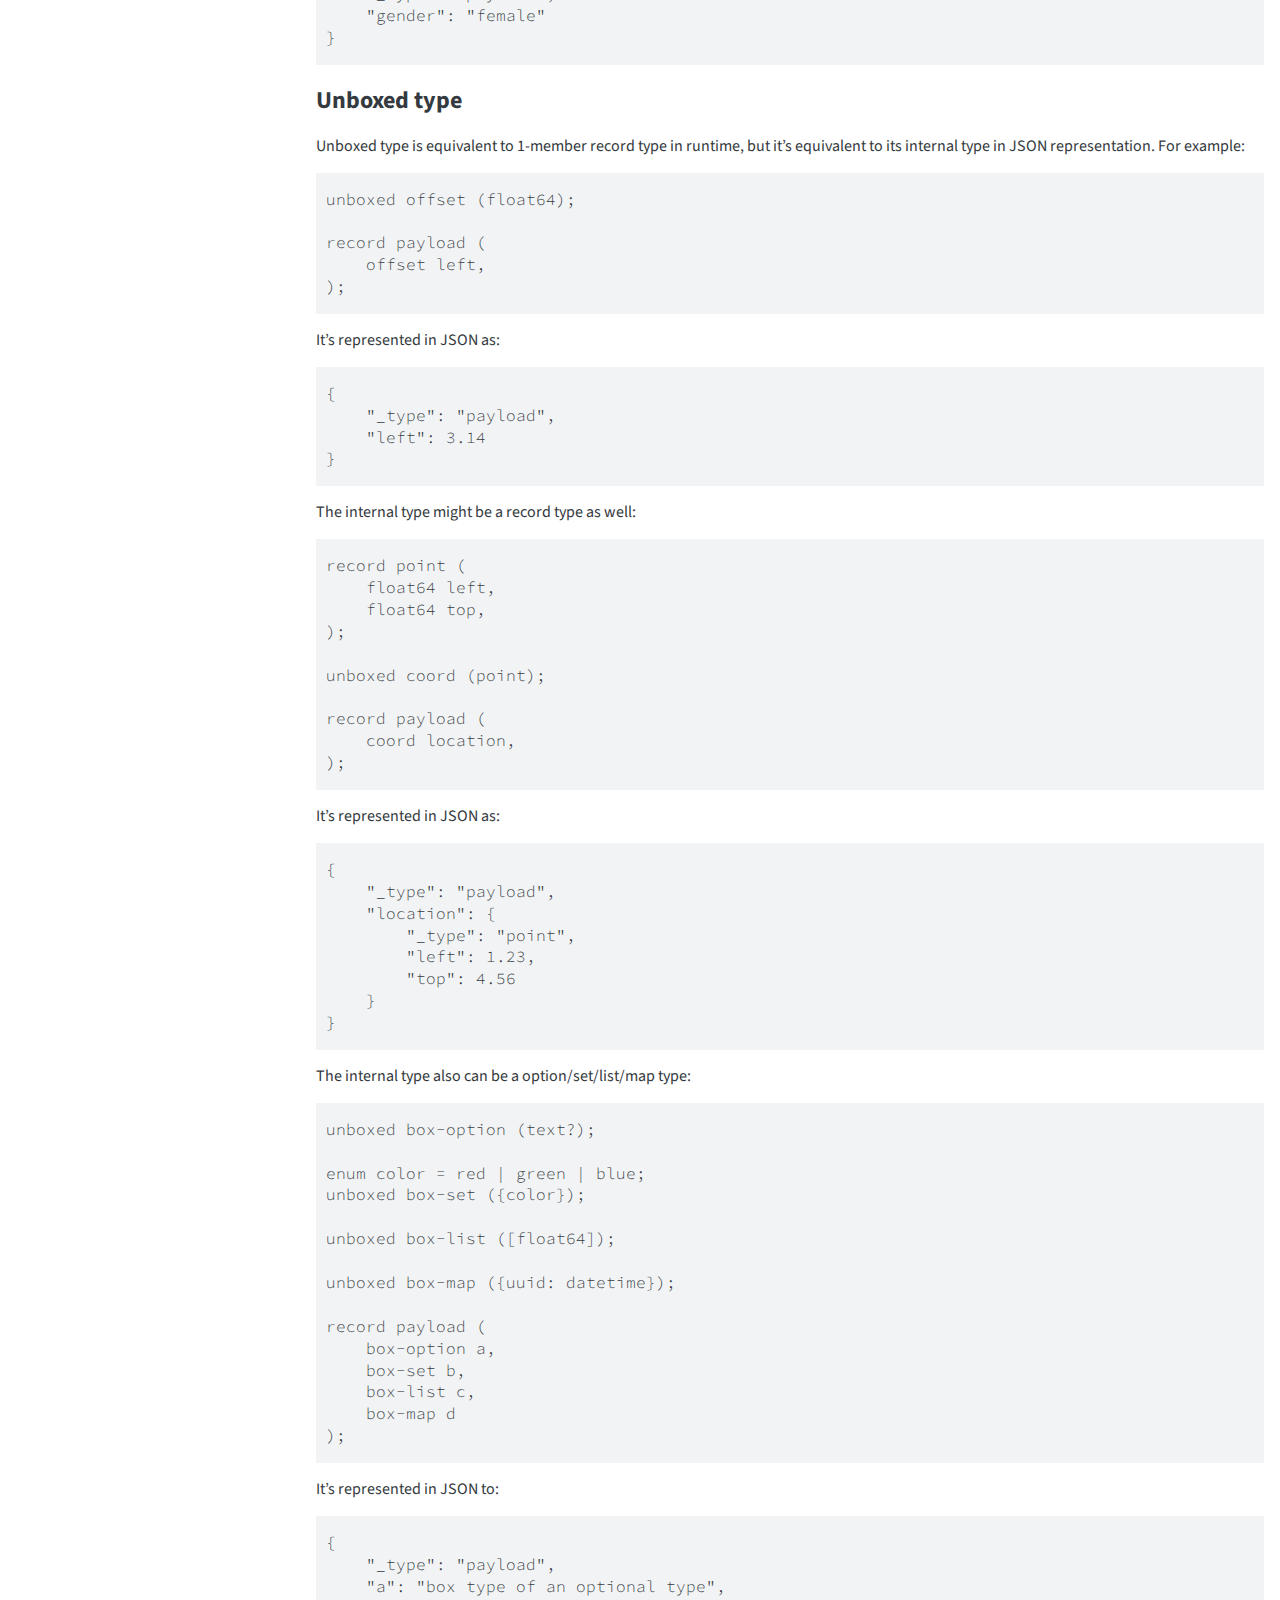
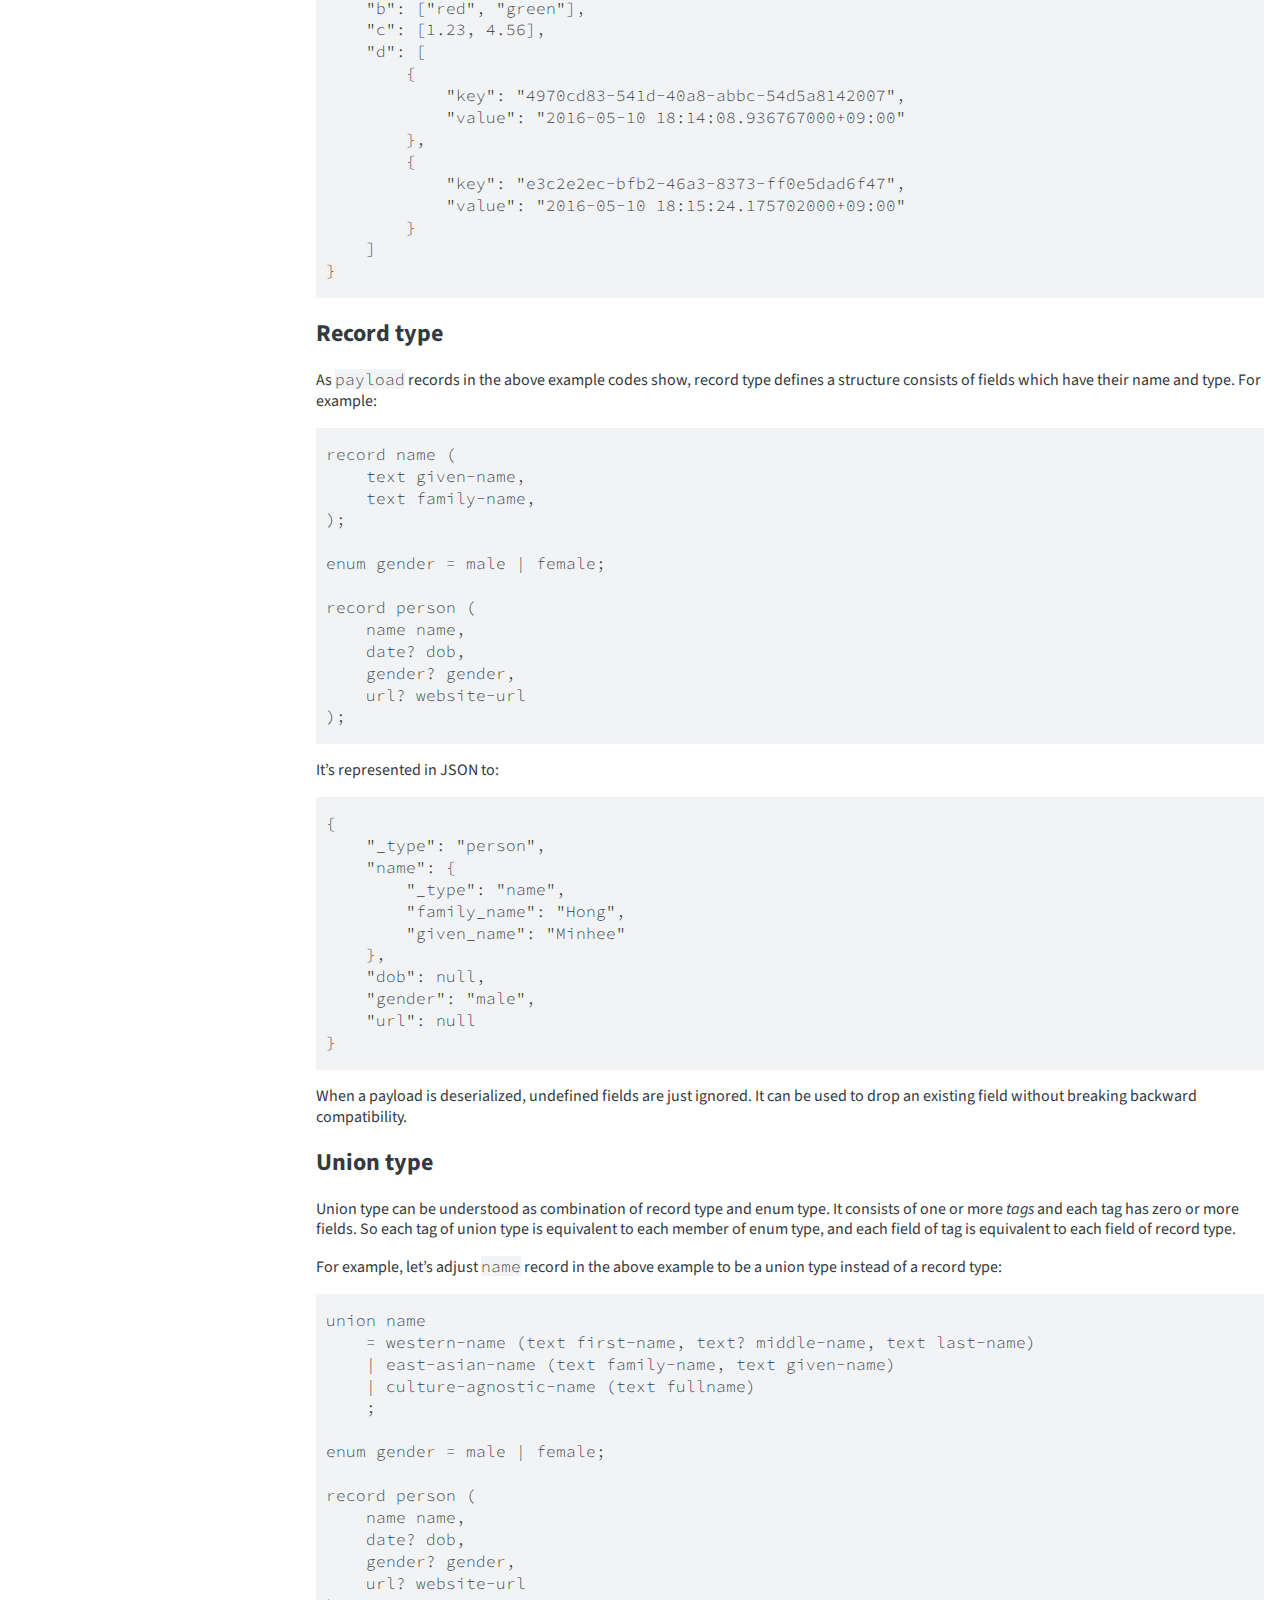
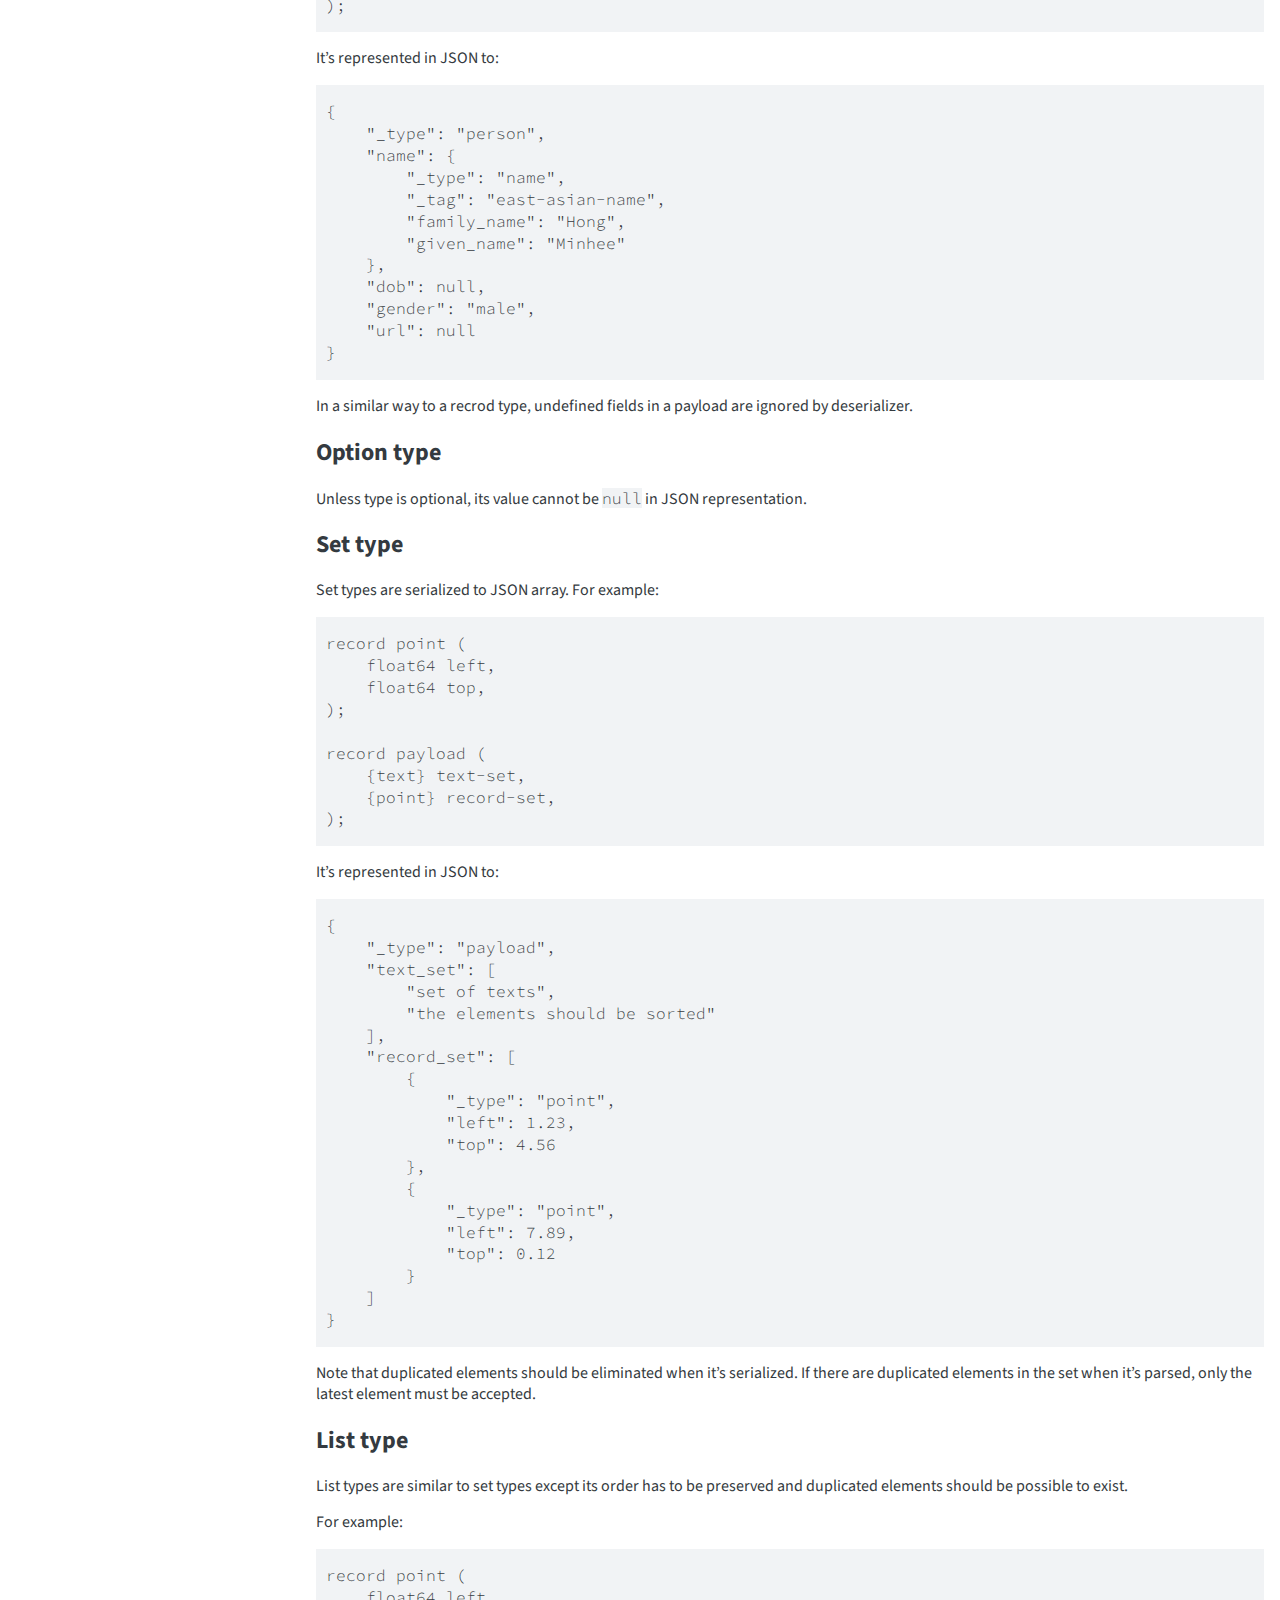
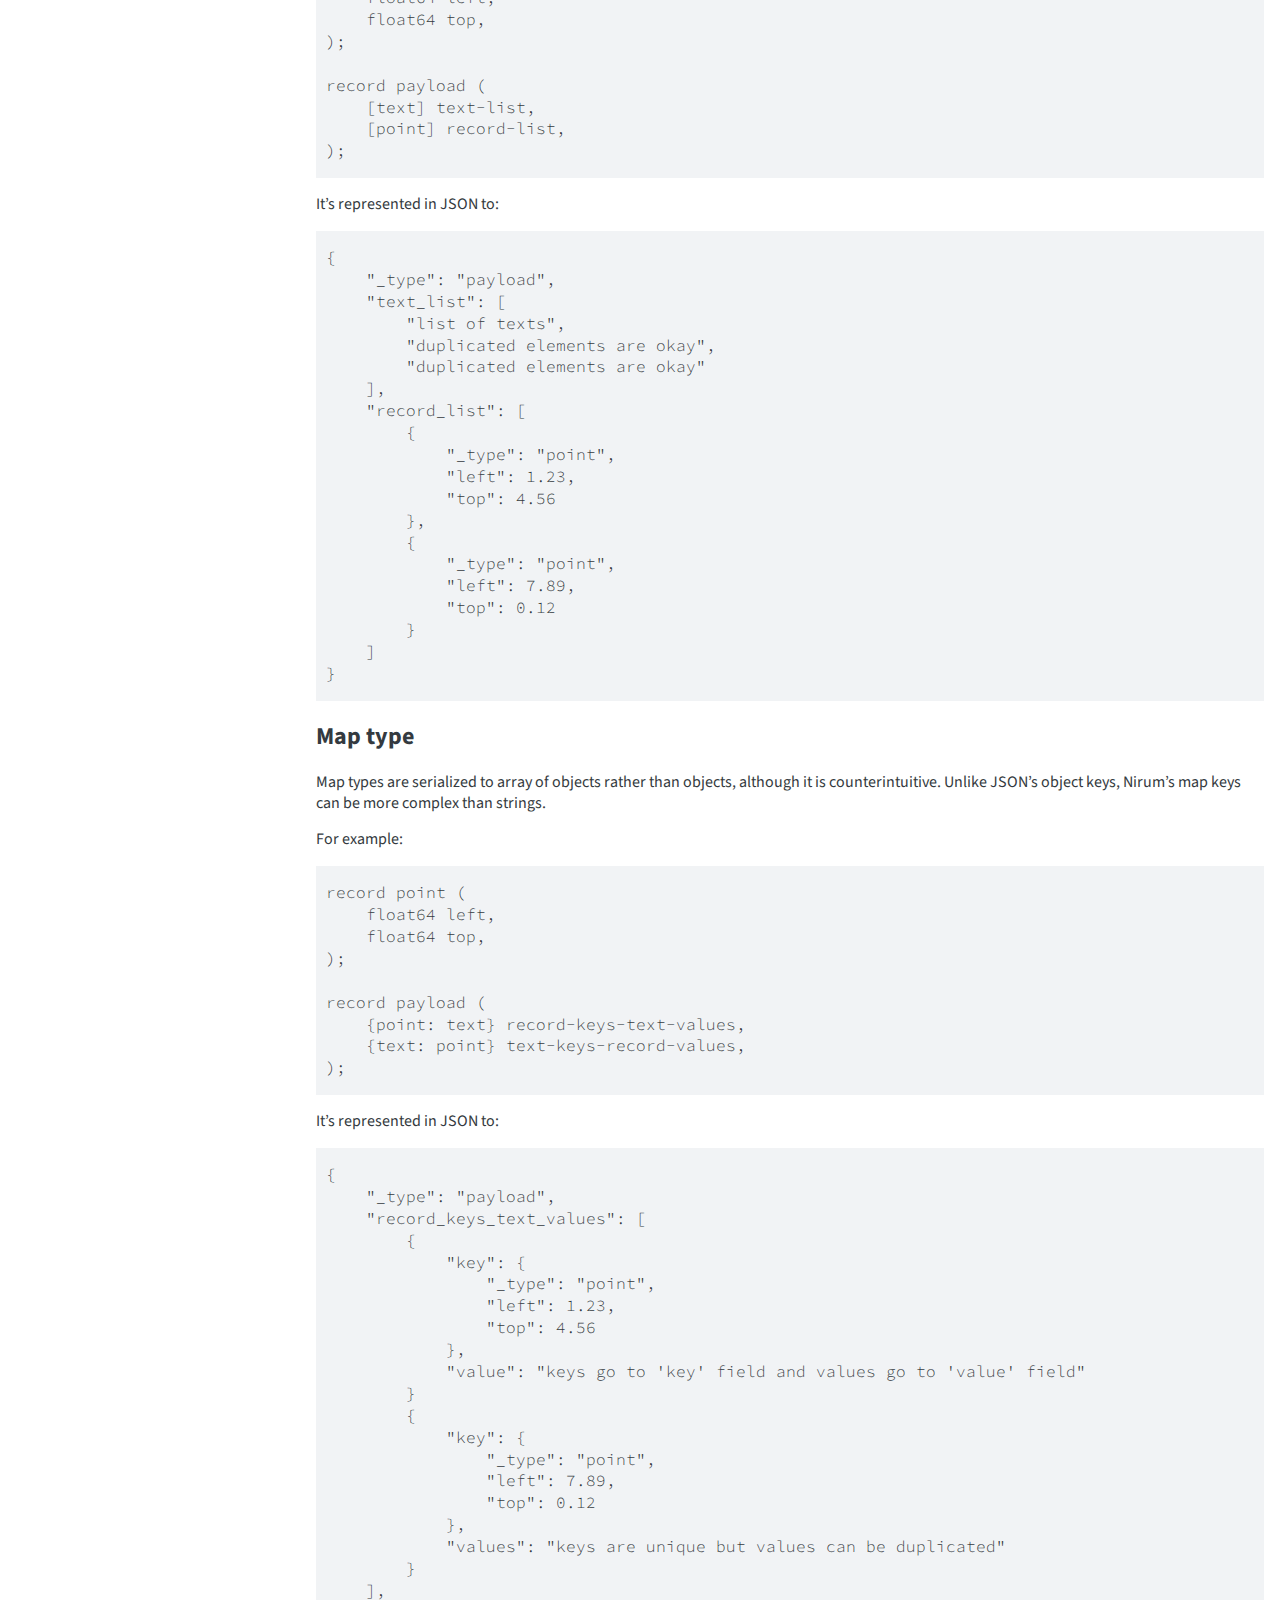
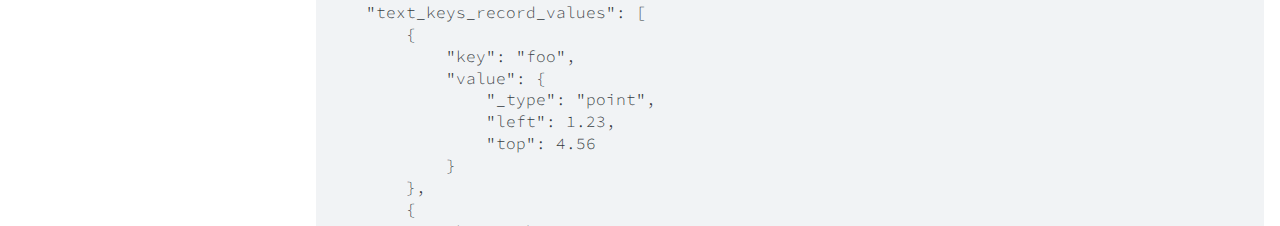
<file: docs/serialization.html>
<!DOCTYPE html>
<html><head><meta charset="utf-8">
<title>Serialization format &mdash; Nirum</title>
<meta name="generator" content="Nirum 0.5.0">
<meta name="author" content="Nirum team">
<link rel="stylesheet" href="../style.css">
</head>
<body>
<nav><a class="index" href="../index.html">Nirum</a>
<ul class="manuals toc"><li><a href="../docs/annotation.html">Annotations</a>
</li>
<li><a href="../docs/package.html">Package</a>
</li>
<li><a href="../docs/refactoring.html">Backward Compatible Refactoring</a>
</li>
<li class="selected"><a href="../docs/serialization.html"><strong>Serialization format</strong>
</a>
</li>
<li><a href="../docs/transport.html">Transport</a>
</li>
<li><a href="../docs/tutorial.html">Step-by-step tutorial</a>
</li>
<li><a href="../docs/target/docs.html">Docs target</a>
</li>
<li><a href="../docs/target/python.html">Python target</a>
</li>
<li><a href="../CHANGES.html">Nirum changelog</a>
</li>
<li><a href="../CONTRIBUTING.html">Contirubtion guide</a>
</li>
</ul>
<ul class="modules toc"><li><a href="../core/index.html"><code>core</code></code>
&mdash; Built-in types</a>
</li>
</ul>
</nav>
<article><h1>Serialization format</h1>
<h2 id="identifier">Identifier</h2>
<p>All identifiers has to be normalized in JSON representation.  Normalized rules
are:</p>
<ul>
<li>All uppercase characters become to lower.</li>
<li>All hyphens become to underscore.</li>
<li>All special fields have to start with an underscore prefix.</li>
</ul>
<p>For example:</p>
<pre><code>record Payload (
    text FIELD_NAME,
    float64 second-field-name,
)
</code></pre>
<p>It’s represented in JSON to:</p>
<pre><code>{
    "_type": "payload",
    "field_name": "FIELD_NAME becomes to field_name",
    "second_field_name": 3.14
}
</code></pre>
<h2>Behind name</h2>
<p>Some names can have the behind name which differs from its facial name.
For example:</p>
<pre><code>record payload (
    text facial-name/behind-name,
);
</code></pre>
<p>It’s represented in JSON to:</p>
<pre><code>{
    "_type": "payload",
    "behind_name": "data goes here."
}
</code></pre>
<h2>Identifier normalization</h2>
<p>Every identifiers (e.g. behind names) has to be normalized in JSON
representation.  Although we recommend to use hyphens to separate words
when declare names in Nirum code, these hyphens must be replaced by underscores
in JSON. The following are normalization rules:</p>
<ul>
<li>Use lowercase alphabets instead of uppercases.</li>
<li>Use underscores instead of hyphens.
This rule may help to implement a runtime library for programming languages
disallowing hyphens for identifiers.</li>
</ul>
<p>Although all serializers must normalize names when they serialize Nirum
objects, we recommend deserializers to accept denormalized names as well
to follow a <a href="https://en.wikipedia.org/wiki/Robustness_principle">general principle of robustness</a>.</p>
<h2>Enum type</h2>
<p>Enum type is equivalent to union type of unary tags in runtime
(although it might differ if the runtime language has native enum types),
but it’s equivalent to string in JSON representation.  For example:</p>
<pre><code>enum gender = male | female;

record payload (
    gender gender,
);
</code></pre>
<p>It’s represented in JSON to:</p>
<pre><code>{
    "_type": "payload",
    "gender": "female"
}
</code></pre>
<h2>Unboxed type</h2>
<p>Unboxed type is equivalent to 1-member record type in runtime,
but it’s equivalent to its internal type in JSON representation.  For example:</p>
<pre><code>unboxed offset (float64);

record payload (
    offset left,
);
</code></pre>
<p>It’s represented in JSON as:</p>
<pre><code>{
    "_type": "payload",
    "left": 3.14
}
</code></pre>
<p>The internal type might be a record type as well:</p>
<pre><code>record point (
    float64 left,
    float64 top,
);

unboxed coord (point);

record payload (
    coord location,
);
</code></pre>
<p>It’s represented in JSON as:</p>
<pre><code>{
    "_type": "payload",
    "location": {
        "_type": "point",
        "left": 1.23,
        "top": 4.56
    }
}
</code></pre>
<p>The internal type also can be a option/set/list/map type:</p>
<pre><code>unboxed box-option (text?);

enum color = red | green | blue;
unboxed box-set ({color});

unboxed box-list ([float64]);

unboxed box-map ({uuid: datetime});

record payload (
    box-option a,
    box-set b,
    box-list c,
    box-map d
);
</code></pre>
<p>It’s represented in JSON to:</p>
<pre><code>{
    "_type": "payload",
    "a": "box type of an optional type",
    "b": ["red", "green"],
    "c": [1.23, 4.56],
    "d": [
        {
            "key": "4970cd83-541d-40a8-abbc-54d5a8142007",
            "value": "2016-05-10 18:14:08.936767000+09:00"
        },
        {
            "key": "e3c2e2ec-bfb2-46a3-8373-ff0e5dad6f47",
            "value": "2016-05-10 18:15:24.175702000+09:00"
        }
    ]
}
</code></pre>
<h2>Record type</h2>
<p>As <code>payload</code> records in the above example codes show, record type defines
a structure consists of fields which have their name and type.  For example:</p>
<pre><code>record name (
    text given-name,
    text family-name,
);

enum gender = male | female;

record person (
    name name,
    date? dob,
    gender? gender,
    url? website-url
);
</code></pre>
<p>It’s represented in JSON to:</p>
<pre><code>{
    "_type": "person",
    "name": {
        "_type": "name",
        "family_name": "Hong",
        "given_name": "Minhee"
    },
    "dob": null,
    "gender": "male",
    "url": null
}
</code></pre>
<p>When a payload is deserialized, undefined fields are just ignored.
It can be used to drop an existing field without breaking
backward compatibility.</p>
<h2>Union type</h2>
<p>Union type can be understood as combination of record type and enum type.
It consists of one or more <em>tags</em> and each tag has zero or more fields.
So each tag of union type is equivalent to each member of enum type,
and each field of tag is equivalent to each field of record type.</p>
<p>For example, let’s adjust <code>name</code> record in the above example to be
a union type instead of a record type:</p>
<pre><code>union name
    = western-name (text first-name, text? middle-name, text last-name)
    | east-asian-name (text family-name, text given-name)
    | culture-agnostic-name (text fullname)
    ;

enum gender = male | female;

record person (
    name name,
    date? dob,
    gender? gender,
    url? website-url
);
</code></pre>
<p>It’s represented in JSON to:</p>
<pre><code>{
    "_type": "person",
    "name": {
        "_type": "name",
        "_tag": "east-asian-name",
        "family_name": "Hong",
        "given_name": "Minhee"
    },
    "dob": null,
    "gender": "male",
    "url": null
}
</code></pre>
<p>In a similar way to a recrod type, undefined fields in a payload are ignored
by deserializer.</p>
<h2>Option type</h2>
<p>Unless type is optional, its value cannot be <code>null</code> in JSON representation.</p>
<h2>Set type</h2>
<p>Set types are serialized to JSON array.  For example:</p>
<pre><code>record point (
    float64 left,
    float64 top,
);

record payload (
    {text} text-set,
    {point} record-set,
);
</code></pre>
<p>It’s represented in JSON to:</p>
<pre><code>{
    "_type": "payload",
    "text_set": [
        "set of texts",
        "the elements should be sorted"
    ],
    "record_set": [
        {
            "_type": "point",
            "left": 1.23,
            "top": 4.56
        },
        {
            "_type": "point",
            "left": 7.89,
            "top": 0.12
        }
    ]
}
</code></pre>
<p>Note that duplicated elements should be eliminated when it’s serialized.
If there are duplicated elements in the set when it’s parsed,
only the latest element must be accepted.</p>
<h2>List type</h2>
<p>List types are similar to set types except its order has to be preserved and
duplicated elements should be possible to exist.</p>
<p>For example:</p>
<pre><code>record point (
    float64 left,
    float64 top,
);

record payload (
    [text] text-list,
    [point] record-list,
);
</code></pre>
<p>It’s represented in JSON to:</p>
<pre><code>{
    "_type": "payload",
    "text_list": [
        "list of texts",
        "duplicated elements are okay",
        "duplicated elements are okay"
    ],
    "record_list": [
        {
            "_type": "point",
            "left": 1.23,
            "top": 4.56
        },
        {
            "_type": "point",
            "left": 7.89,
            "top": 0.12
        }
    ]
}
</code></pre>
<h2>Map type</h2>
<p>Map types are serialized to array of objects rather than objects, although
it is counterintuitive. Unlike JSON’s object keys, Nirum’s map keys
can be more complex than strings.</p>
<p>For example:</p>
<pre><code>record point (
    float64 left,
    float64 top,
);

record payload (
    {point: text} record-keys-text-values,
    {text: point} text-keys-record-values,
);
</code></pre>
<p>It’s represented in JSON to:</p>
<pre><code>{
    "_type": "payload",
    "record_keys_text_values": [
        {
            "key": {
                "_type": "point",
                "left": 1.23,
                "top": 4.56
            },
            "value": "keys go to 'key' field and values go to 'value' field"
        }
        {
            "key": {
                "_type": "point",
                "left": 7.89,
                "top": 0.12
            },
            "values": "keys are unique but values can be duplicated"
        }
    ],
    "text_keys_record_values": [
        {
            "key": "foo",
            "value": {
                "_type": "point",
                "left": 1.23,
                "top": 4.56
            }
        },
        {
            "key": "bar",
            "value": {
                "_type": "point",
                "left": 7.89,
                "top": 0.12
            }
        }
    ]
}
</code></pre>
</article>

<div class="github"><a href="https://github.com/nirum-lang/nirum" class="github-corner" aria-label="View source on GitHub"><svg width="80" height="80" viewBox="0 0 250 250" style="fill:#151513; color:#fff; position: absolute; top: 0; border: 0; right: 0;" aria-hidden="true"><path d="M0,0 L115,115 L130,115 L142,142 L250,250 L250,0 Z"></path><path d="M128.3,109.0 C113.8,99.7 119.0,89.6 119.0,89.6 C122.0,82.7 120.5,78.6 120.5,78.6 C119.2,72.0 123.4,76.3 123.4,76.3 C127.3,80.9 125.5,87.3 125.5,87.3 C122.9,97.6 130.6,101.9 134.4,103.2" fill="currentColor" style="transform-origin: 130px 106px;" class="octo-arm"></path><path d="M115.0,115.0 C114.9,115.1 118.7,116.5 119.8,115.4 L133.7,101.6 C136.9,99.2 139.9,98.4 142.2,98.6 C133.8,88.0 127.5,74.4 143.8,58.0 C148.5,53.4 154.0,51.2 159.7,51.0 C160.3,49.4 163.2,43.6 171.4,40.1 C171.4,40.1 176.1,42.5 178.8,56.2 C183.1,58.6 187.2,61.8 190.9,65.4 C194.5,69.0 197.7,73.2 200.1,77.6 C213.8,80.2 216.3,84.9 216.3,84.9 C212.7,93.1 206.9,96.0 205.4,96.6 C205.1,102.4 203.0,107.8 198.3,112.5 C181.9,128.9 168.3,122.5 157.7,114.1 C157.9,116.9 156.7,120.9 152.7,124.9 L141.0,136.5 C139.8,137.7 141.6,141.9 141.8,141.8 Z" fill="currentColor" class="octo-body"></path></svg></a></div>
</body>
</html>
</file>
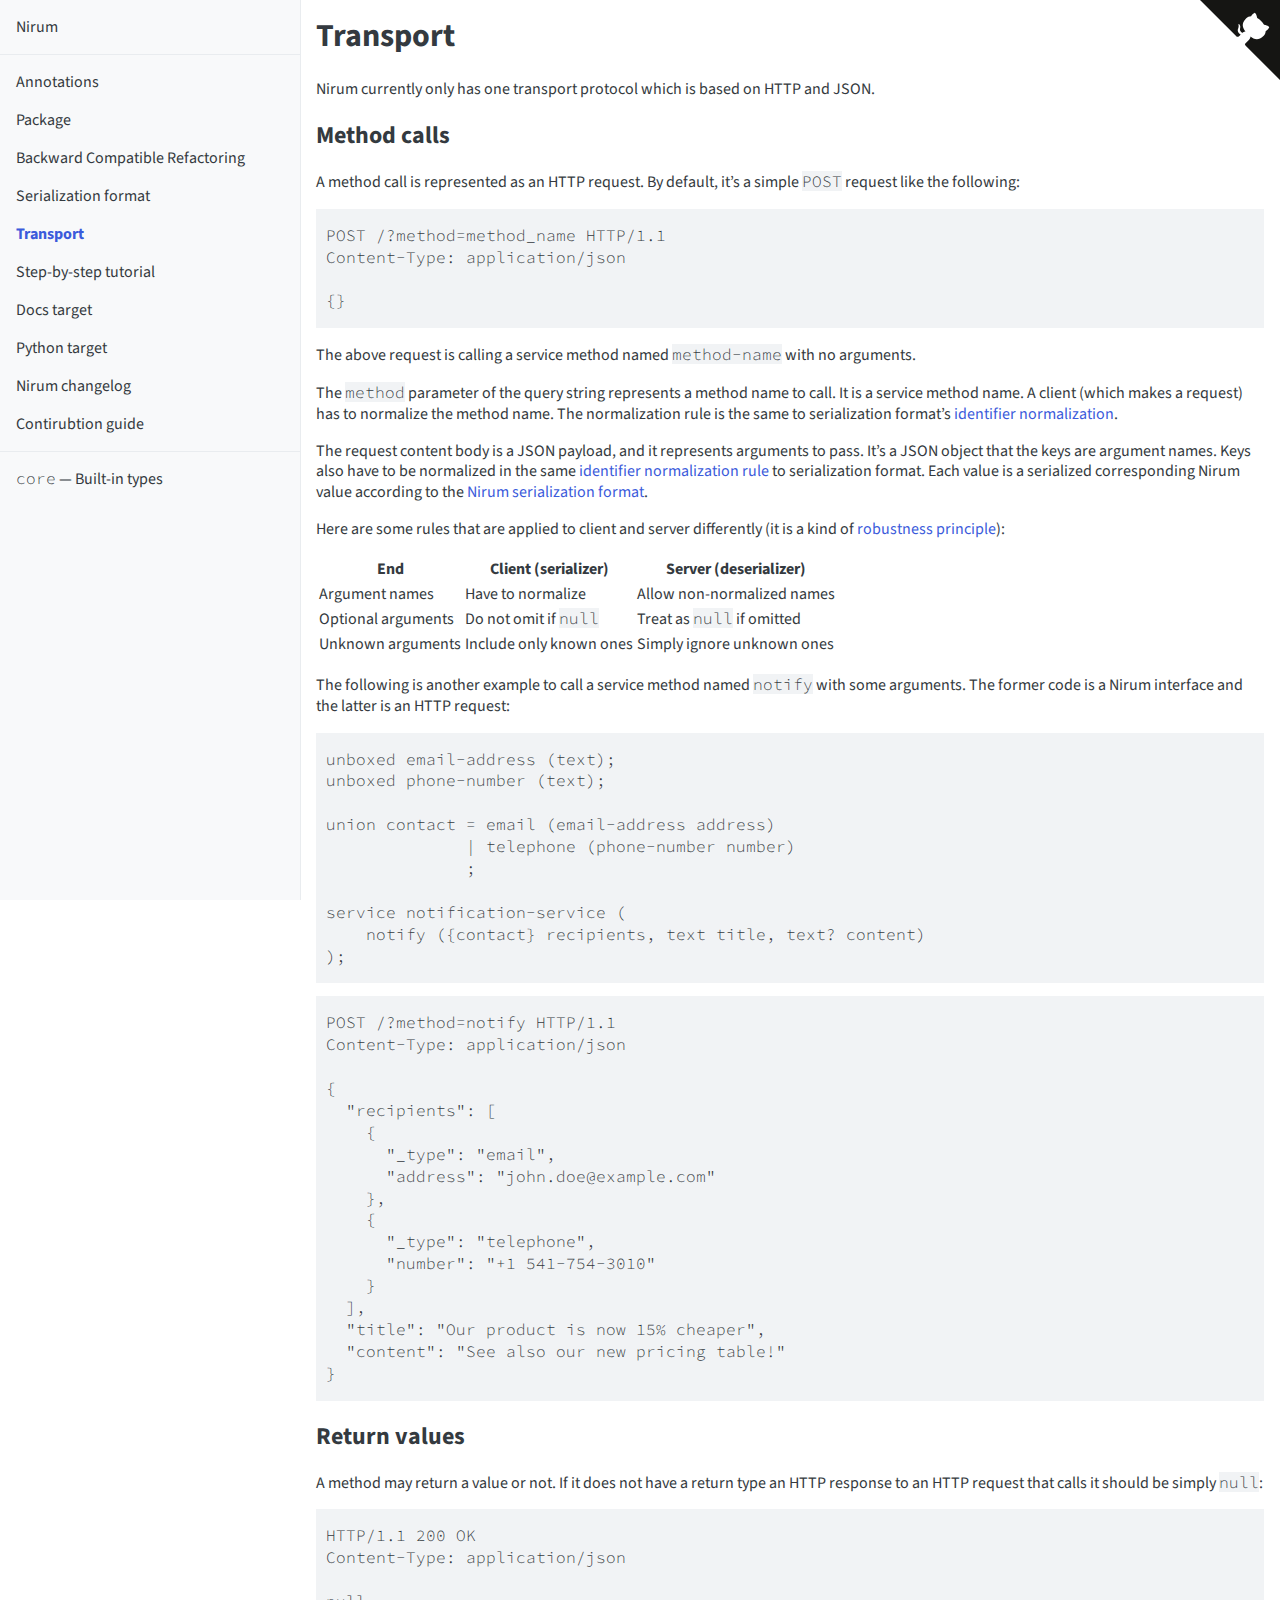
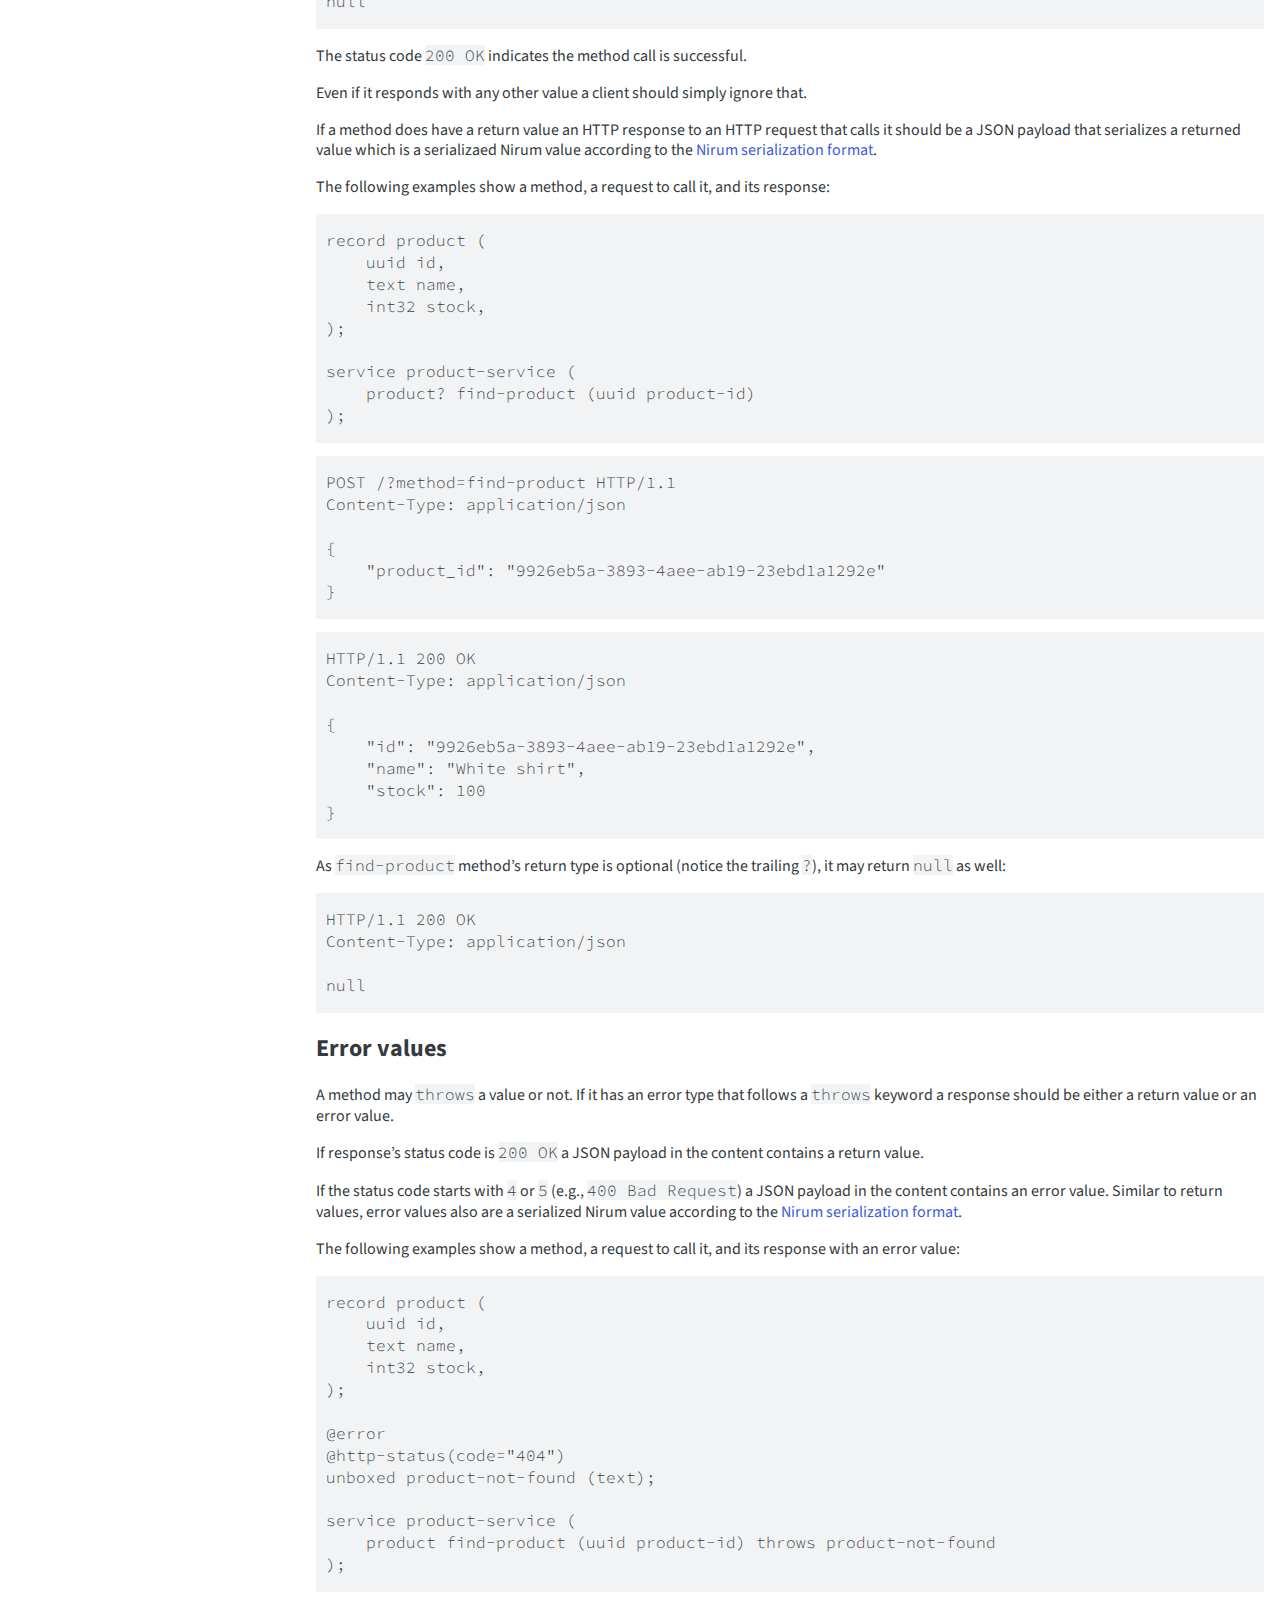
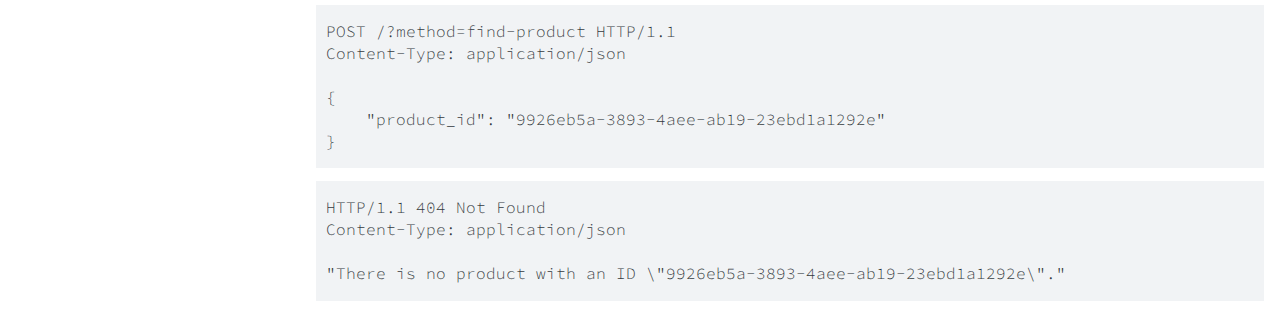
<file: docs/transport.html>
<!DOCTYPE html>
<html><head><meta charset="utf-8">
<title>Transport &mdash; Nirum</title>
<meta name="generator" content="Nirum 0.5.0">
<meta name="author" content="Nirum team">
<link rel="stylesheet" href="../style.css">
</head>
<body>
<nav><a class="index" href="../index.html">Nirum</a>
<ul class="manuals toc"><li><a href="../docs/annotation.html">Annotations</a>
</li>
<li><a href="../docs/package.html">Package</a>
</li>
<li><a href="../docs/refactoring.html">Backward Compatible Refactoring</a>
</li>
<li><a href="../docs/serialization.html">Serialization format</a>
</li>
<li class="selected"><a href="../docs/transport.html"><strong>Transport</strong>
</a>
</li>
<li><a href="../docs/tutorial.html">Step-by-step tutorial</a>
</li>
<li><a href="../docs/target/docs.html">Docs target</a>
</li>
<li><a href="../docs/target/python.html">Python target</a>
</li>
<li><a href="../CHANGES.html">Nirum changelog</a>
</li>
<li><a href="../CONTRIBUTING.html">Contirubtion guide</a>
</li>
</ul>
<ul class="modules toc"><li><a href="../core/index.html"><code>core</code></code>
&mdash; Built-in types</a>
</li>
</ul>
</nav>
<article><h1>Transport</h1>
<p>Nirum currently only has one transport protocol which is based on HTTP and JSON.</p>
<h2>Method calls</h2>
<p>A method call is represented as an HTTP request.  By default, it’s a simple
<code>POST</code> request like the following:</p>
<pre><code class="language-http">POST /?method=method_name HTTP/1.1
Content-Type: application/json

{}
</code></pre>
<p>The above request is calling a service method named <code>method-name</code> with
no arguments.</p>
<p>The <code>method</code> parameter of the query string represents a method name to call.
It is a service method name.  A client (which makes a request) has to normalize
the method name.  The normalization rule is the same to serialization format’s
<a href="./serialization.html#identifier">identifier normalization</a>.</p>
<p>The request content body is a JSON payload, and it represents arguments to pass.
It’s a JSON object that the keys are argument names.  Keys also have to be
normalized in the same
<a href="./serialization.html#identifier">identifier normalization rule</a> to serialization
format.  Each value is a serialized corresponding Nirum value according to
the <a href="./serialization.html">Nirum serialization format</a>.</p>
<p>Here are some rules that are applied to client and server differently
(it is a kind of <a href="https://en.wikipedia.org/wiki/Robustness_principle">robustness principle</a>):</p>
<table>
<thead>
<tr>

<th>End</th>
<th>Client (serializer)</th>
<th>Server (deserializer)</th>
</tr>
</thead>
<tbody>
<tr>
<td>Argument names</td>
<td>Have to normalize</td>
<td>Allow non-normalized names</td></tr>
<tr>
<td>Optional arguments</td>
<td>Do not omit if <code>null</code></td>
<td>Treat as <code>null</code> if omitted</td></tr>
<tr>
<td>Unknown arguments</td>
<td>Include only known ones</td>
<td>Simply ignore unknown ones</td></tr></tbody></table>
<p>The following is another example to call a service method named <code>notify</code>
with some arguments.  The former code is a Nirum interface and the latter is
an HTTP request:</p>
<pre><code class="language-nirum">unboxed email-address (text);
unboxed phone-number (text);

union contact = email (email-address address)
              | telephone (phone-number number)
              ;

service notification-service (
    notify ({contact} recipients, text title, text? content)
);
</code></pre>
<pre><code class="language-http">POST /?method=notify HTTP/1.1
Content-Type: application/json

{
  "recipients": [
    {
      "_type": "email",
      "address": "john.doe@example.com"
    },
    {
      "_type": "telephone",
      "number": "+1 541-754-3010"
    }
  ],
  "title": "Our product is now 15% cheaper",
  "content": "See also our new pricing table!"
}
</code></pre>
<h2>Return values</h2>
<p>A method may return a value or not.  If it does not have a return type
an HTTP response to an HTTP request that calls it should be simply <code>null</code>:</p>
<pre><code class="language-http">HTTP/1.1 200 OK
Content-Type: application/json

null
</code></pre>
<p>The status code <code>200 OK</code> indicates the method call is successful.</p>
<p>Even if it responds with any other value a client should simply ignore that.</p>
<p>If a method does have a return value an HTTP response to an HTTP request that
calls it should be a JSON payload that serializes a returned value which is
a serializaed Nirum value according to
the <a href="./serialization.html">Nirum serialization format</a>.</p>
<p>The following examples show a method, a request to call it, and its response:</p>
<pre><code class="language-nirum">record product (
    uuid id,
    text name,
    int32 stock,
);

service product-service (
    product? find-product (uuid product-id)
);
</code></pre>
<pre><code class="language-http">POST /?method=find-product HTTP/1.1
Content-Type: application/json

{
    "product_id": "9926eb5a-3893-4aee-ab19-23ebd1a1292e"
}
</code></pre>
<pre><code class="language-http">HTTP/1.1 200 OK
Content-Type: application/json

{
    "id": "9926eb5a-3893-4aee-ab19-23ebd1a1292e",
    "name": "White shirt",
    "stock": 100
}
</code></pre>
<p>As <code>find-product</code> method’s return type is optional (notice the trailing <code>?</code>),
it may return <code>null</code> as well:</p>
<pre><code class="language-http">HTTP/1.1 200 OK
Content-Type: application/json

null
</code></pre>
<h2>Error values</h2>
<p>A method may <code>throws</code> a value or not.  If it has an error type that follows
a <code>throws</code> keyword a response should be either a return value or an error value.</p>
<p>If response’s status code is <code>200 OK</code> a JSON payload in the content contains
a return value.</p>
<p>If the status code starts with <code>4</code> or <code>5</code> (e.g., <code>400 Bad Request</code>) a JSON
payload in the content contains an error value.  Similar to return values,
error values also are a serialized Nirum value according to
the <a href="./serialization.html">Nirum serialization format</a>.</p>
<p>The following examples show a method, a request to call it, and its response
with an error value:</p>
<pre><code class="language-nirum">record product (
    uuid id,
    text name,
    int32 stock,
);

@error
@http-status(code="404")
unboxed product-not-found (text);

service product-service (
    product find-product (uuid product-id) throws product-not-found
);
</code></pre>
<pre><code class="language-http">POST /?method=find-product HTTP/1.1
Content-Type: application/json

{
    "product_id": "9926eb5a-3893-4aee-ab19-23ebd1a1292e"
}
</code></pre>
<pre><code class="language-http">HTTP/1.1 404 Not Found
Content-Type: application/json

"There is no product with an ID \"9926eb5a-3893-4aee-ab19-23ebd1a1292e\"."
</code></pre>
<p>Note that the status code is not <code>200 OK</code> but <code>404 Not Found</code>.  The JSON payload
in the response content serializes a Nirum value of <code>product-not-found</code> type.</p>
</article>

<div class="github"><a href="https://github.com/nirum-lang/nirum" class="github-corner" aria-label="View source on GitHub"><svg width="80" height="80" viewBox="0 0 250 250" style="fill:#151513; color:#fff; position: absolute; top: 0; border: 0; right: 0;" aria-hidden="true"><path d="M0,0 L115,115 L130,115 L142,142 L250,250 L250,0 Z"></path><path d="M128.3,109.0 C113.8,99.7 119.0,89.6 119.0,89.6 C122.0,82.7 120.5,78.6 120.5,78.6 C119.2,72.0 123.4,76.3 123.4,76.3 C127.3,80.9 125.5,87.3 125.5,87.3 C122.9,97.6 130.6,101.9 134.4,103.2" fill="currentColor" style="transform-origin: 130px 106px;" class="octo-arm"></path><path d="M115.0,115.0 C114.9,115.1 118.7,116.5 119.8,115.4 L133.7,101.6 C136.9,99.2 139.9,98.4 142.2,98.6 C133.8,88.0 127.5,74.4 143.8,58.0 C148.5,53.4 154.0,51.2 159.7,51.0 C160.3,49.4 163.2,43.6 171.4,40.1 C171.4,40.1 176.1,42.5 178.8,56.2 C183.1,58.6 187.2,61.8 190.9,65.4 C194.5,69.0 197.7,73.2 200.1,77.6 C213.8,80.2 216.3,84.9 216.3,84.9 C212.7,93.1 206.9,96.0 205.4,96.6 C205.1,102.4 203.0,107.8 198.3,112.5 C181.9,128.9 168.3,122.5 157.7,114.1 C157.9,116.9 156.7,120.9 152.7,124.9 L141.0,136.5 C139.8,137.7 141.6,141.9 141.8,141.8 Z" fill="currentColor" class="octo-body"></path></svg></a></div>
</body>
</html>
</file>
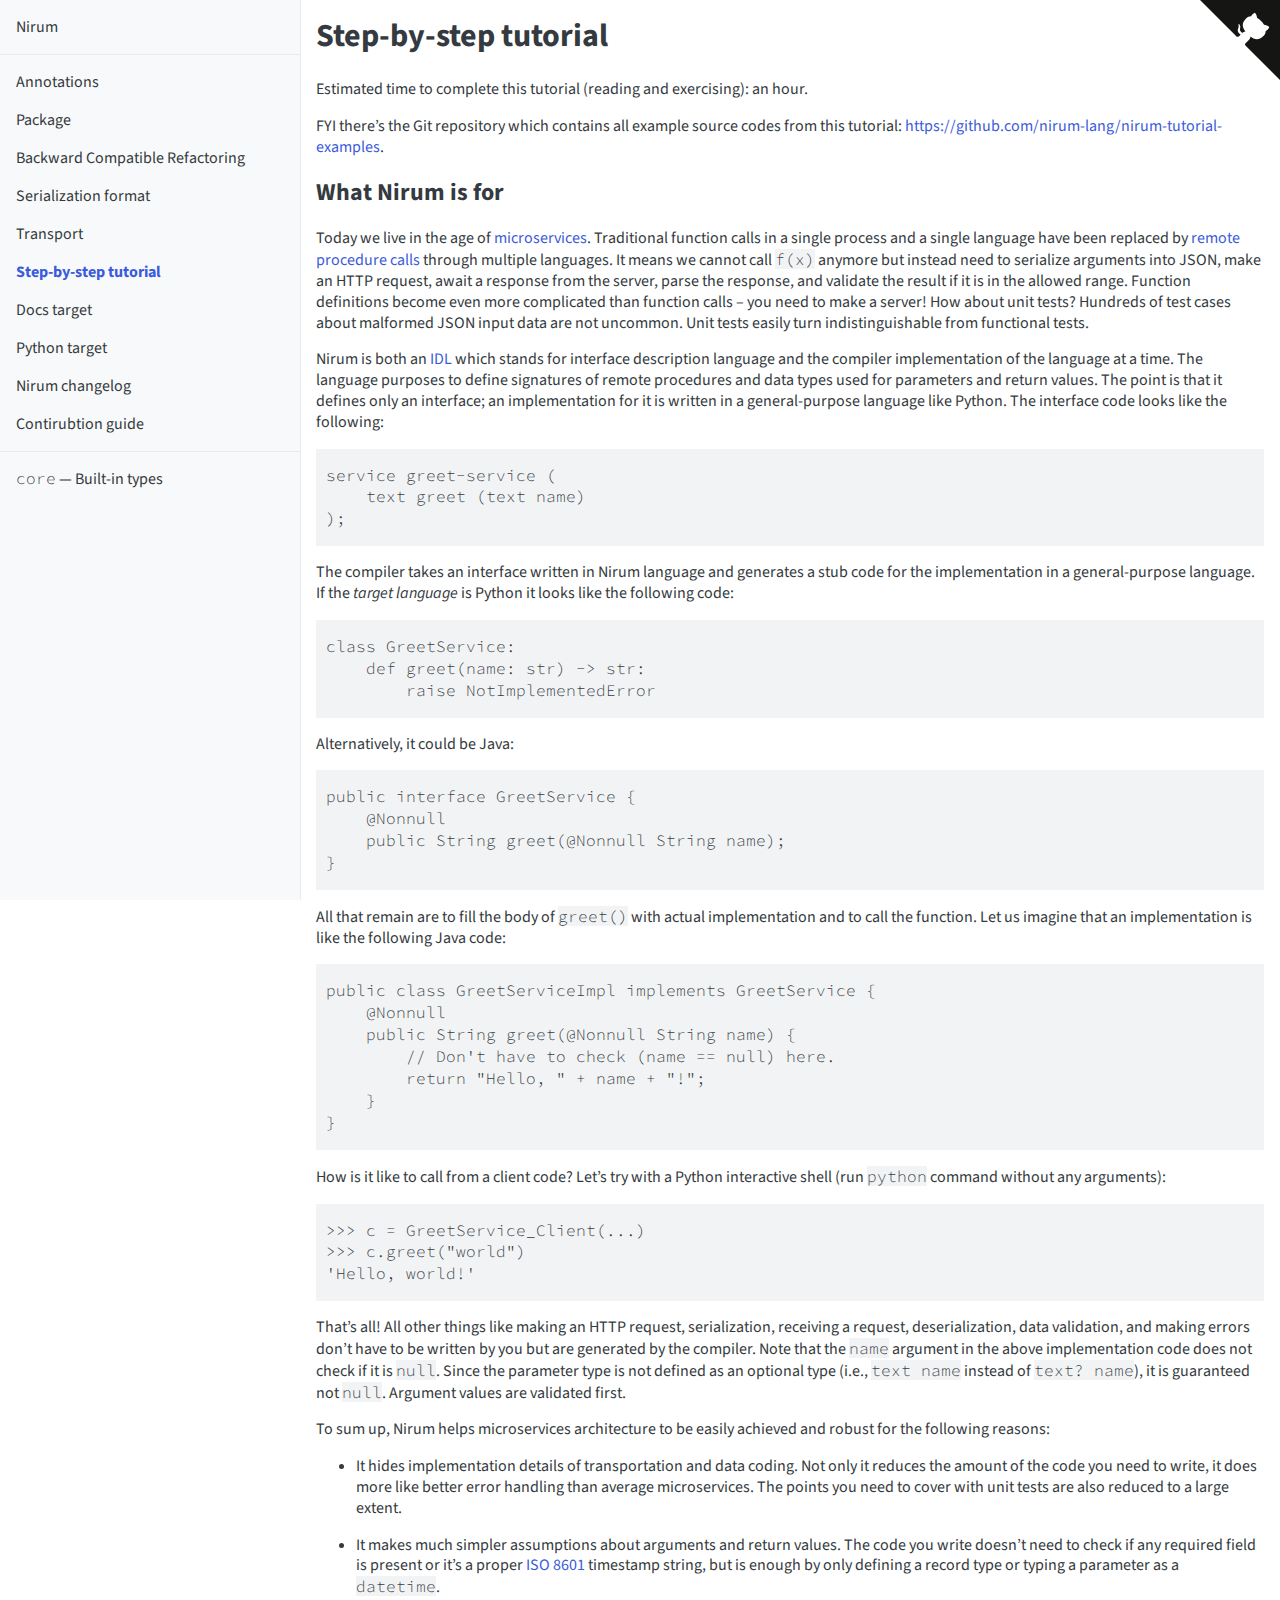
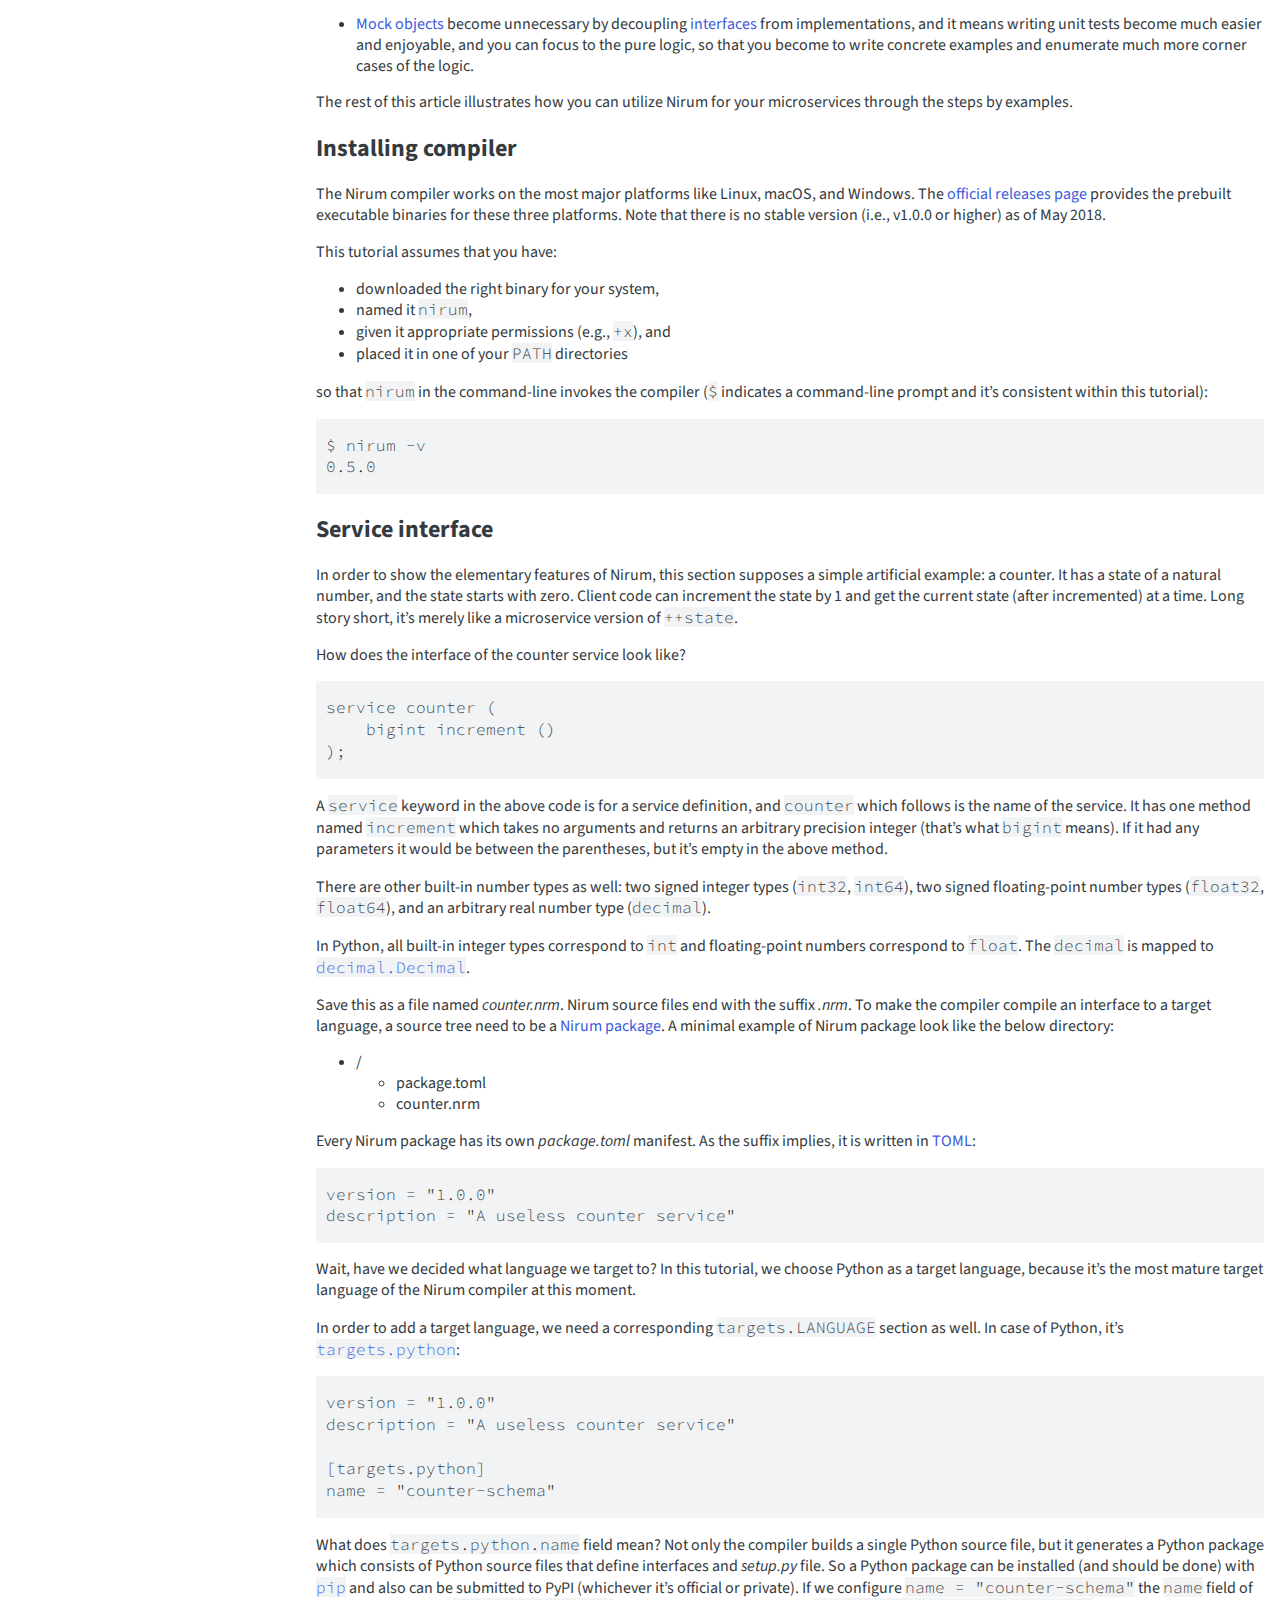
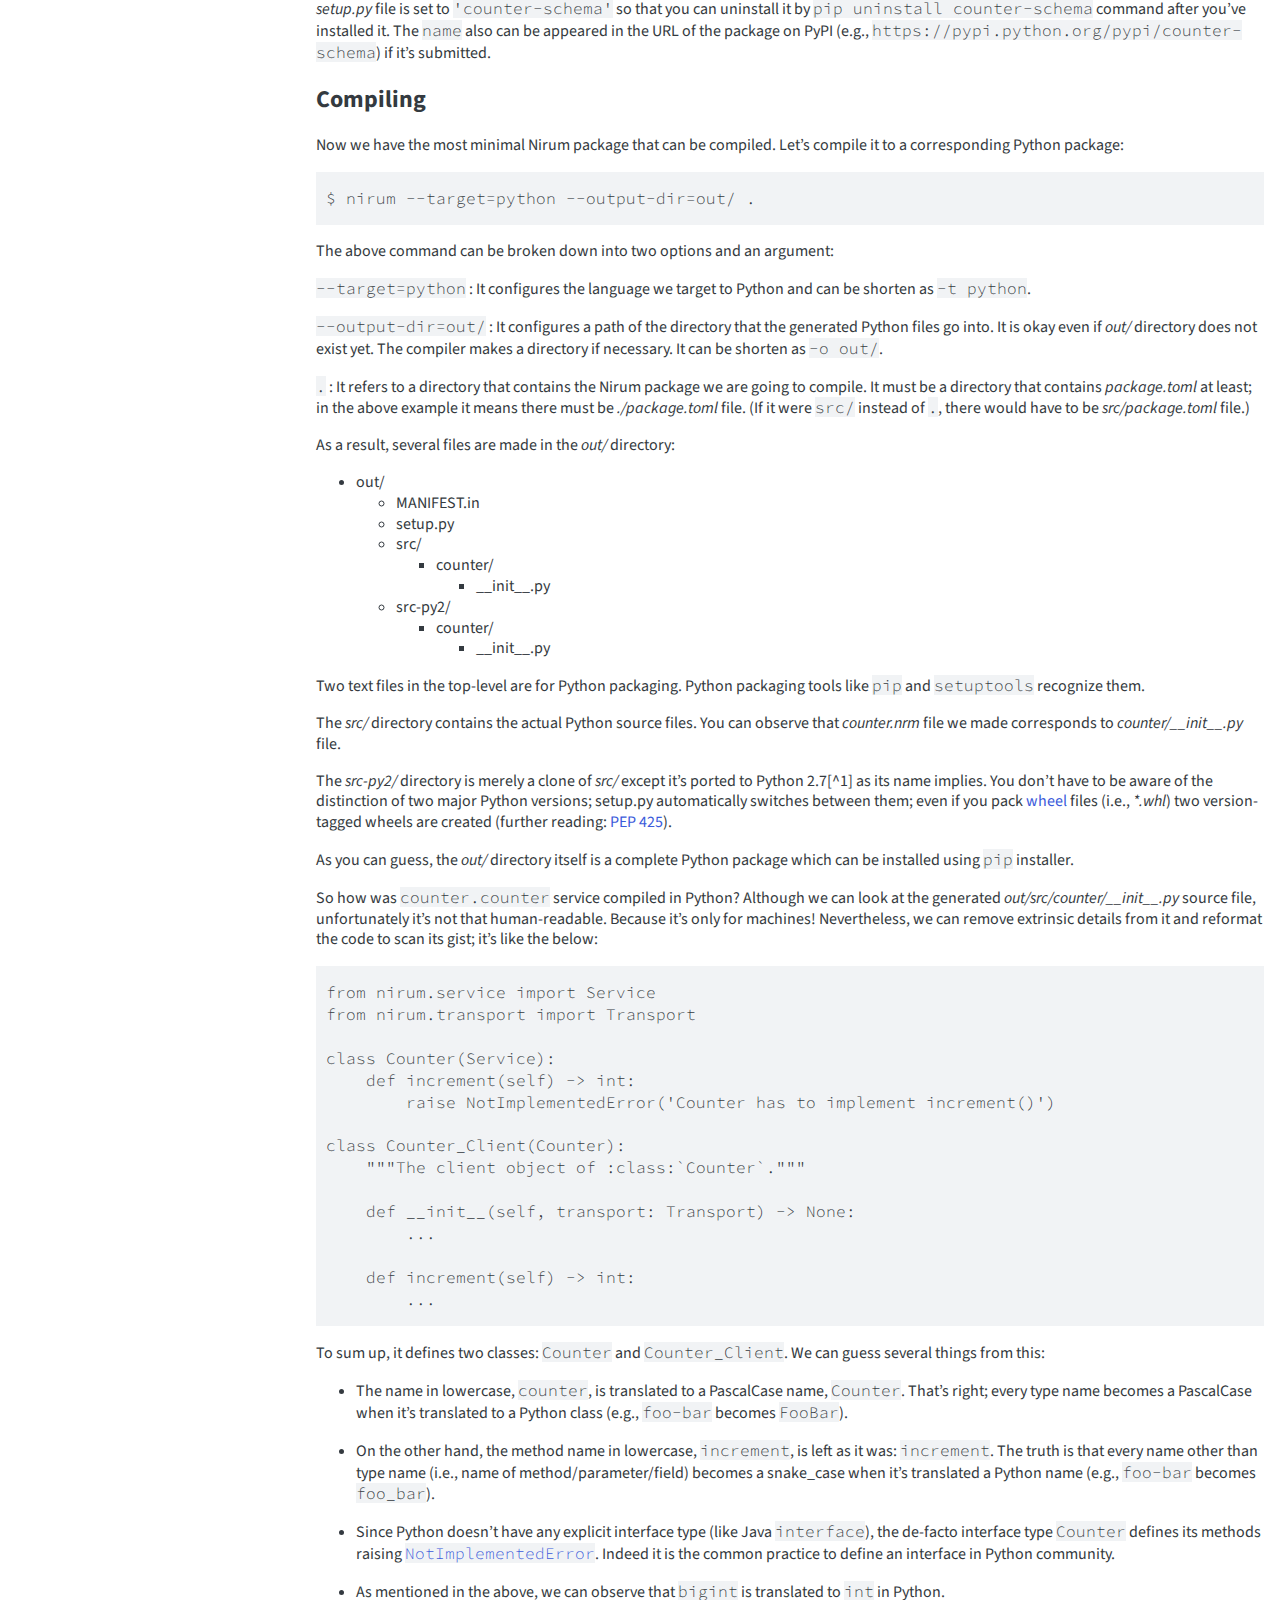
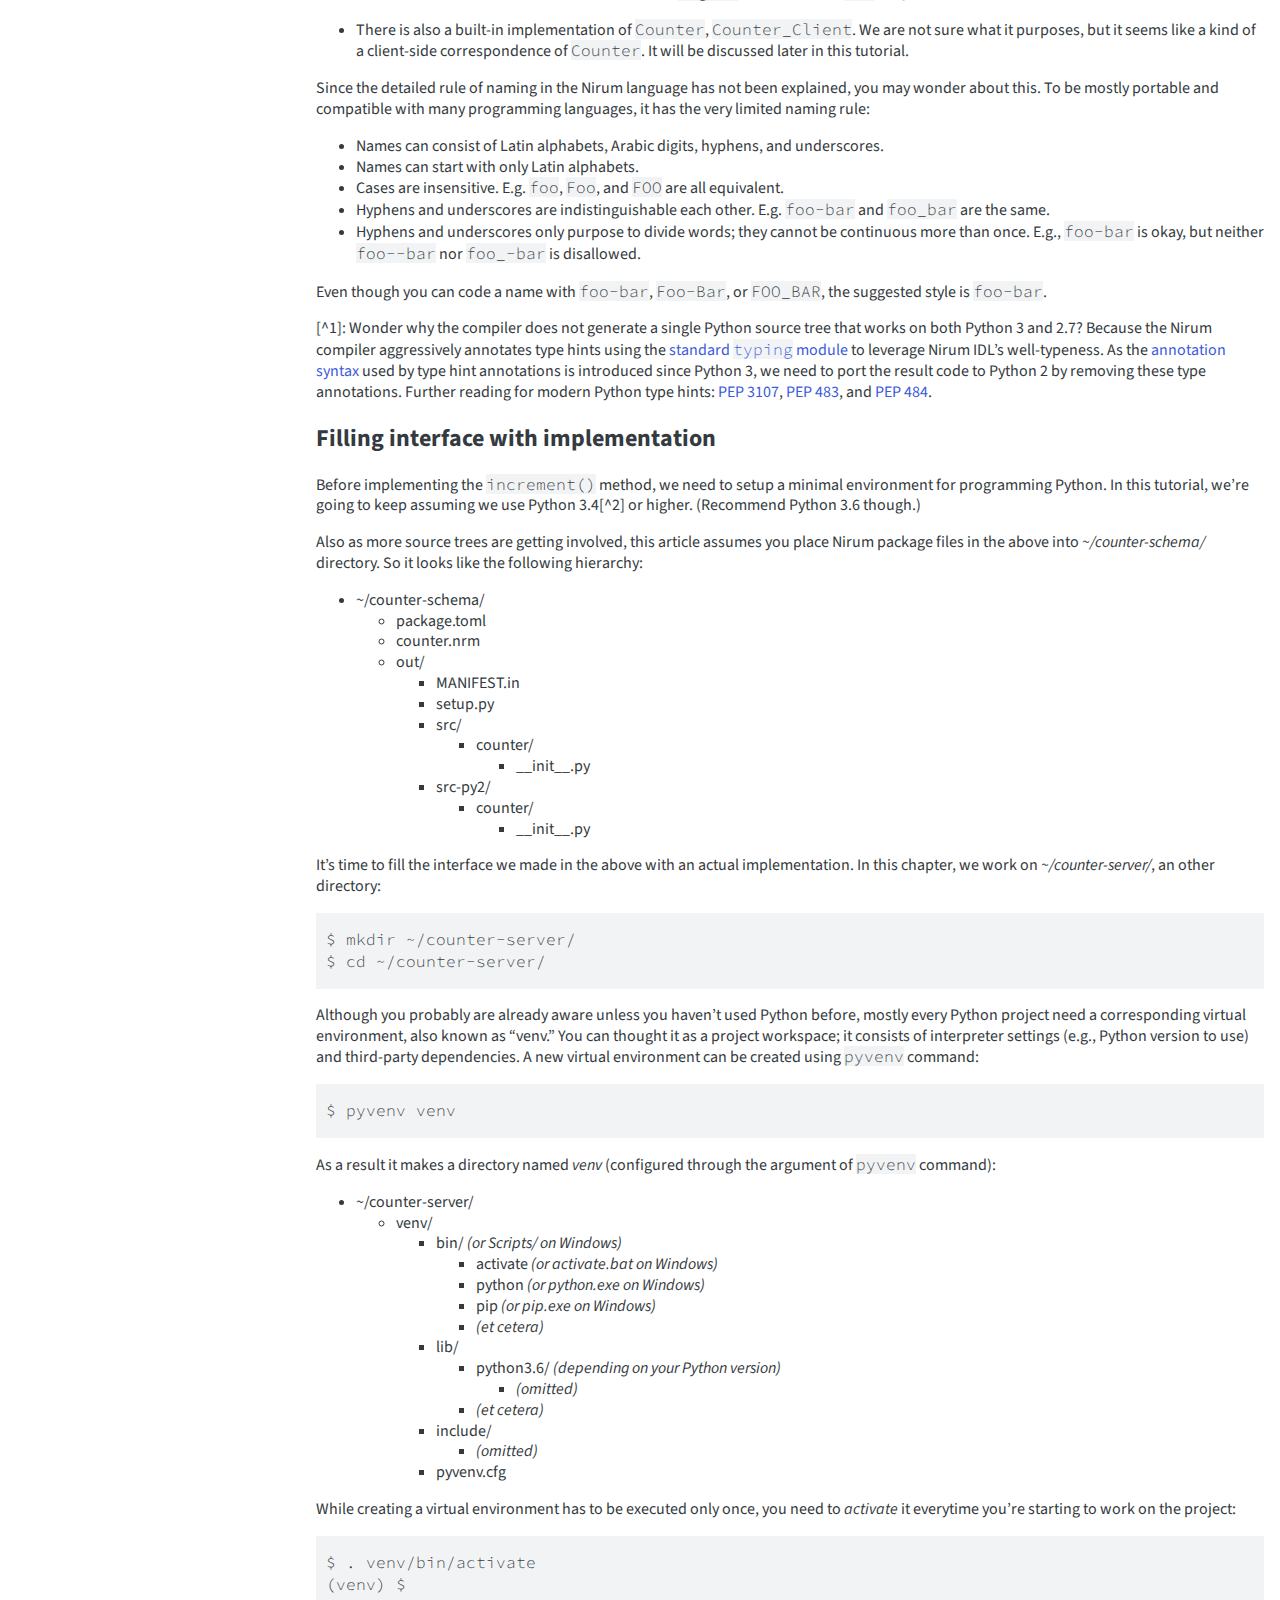
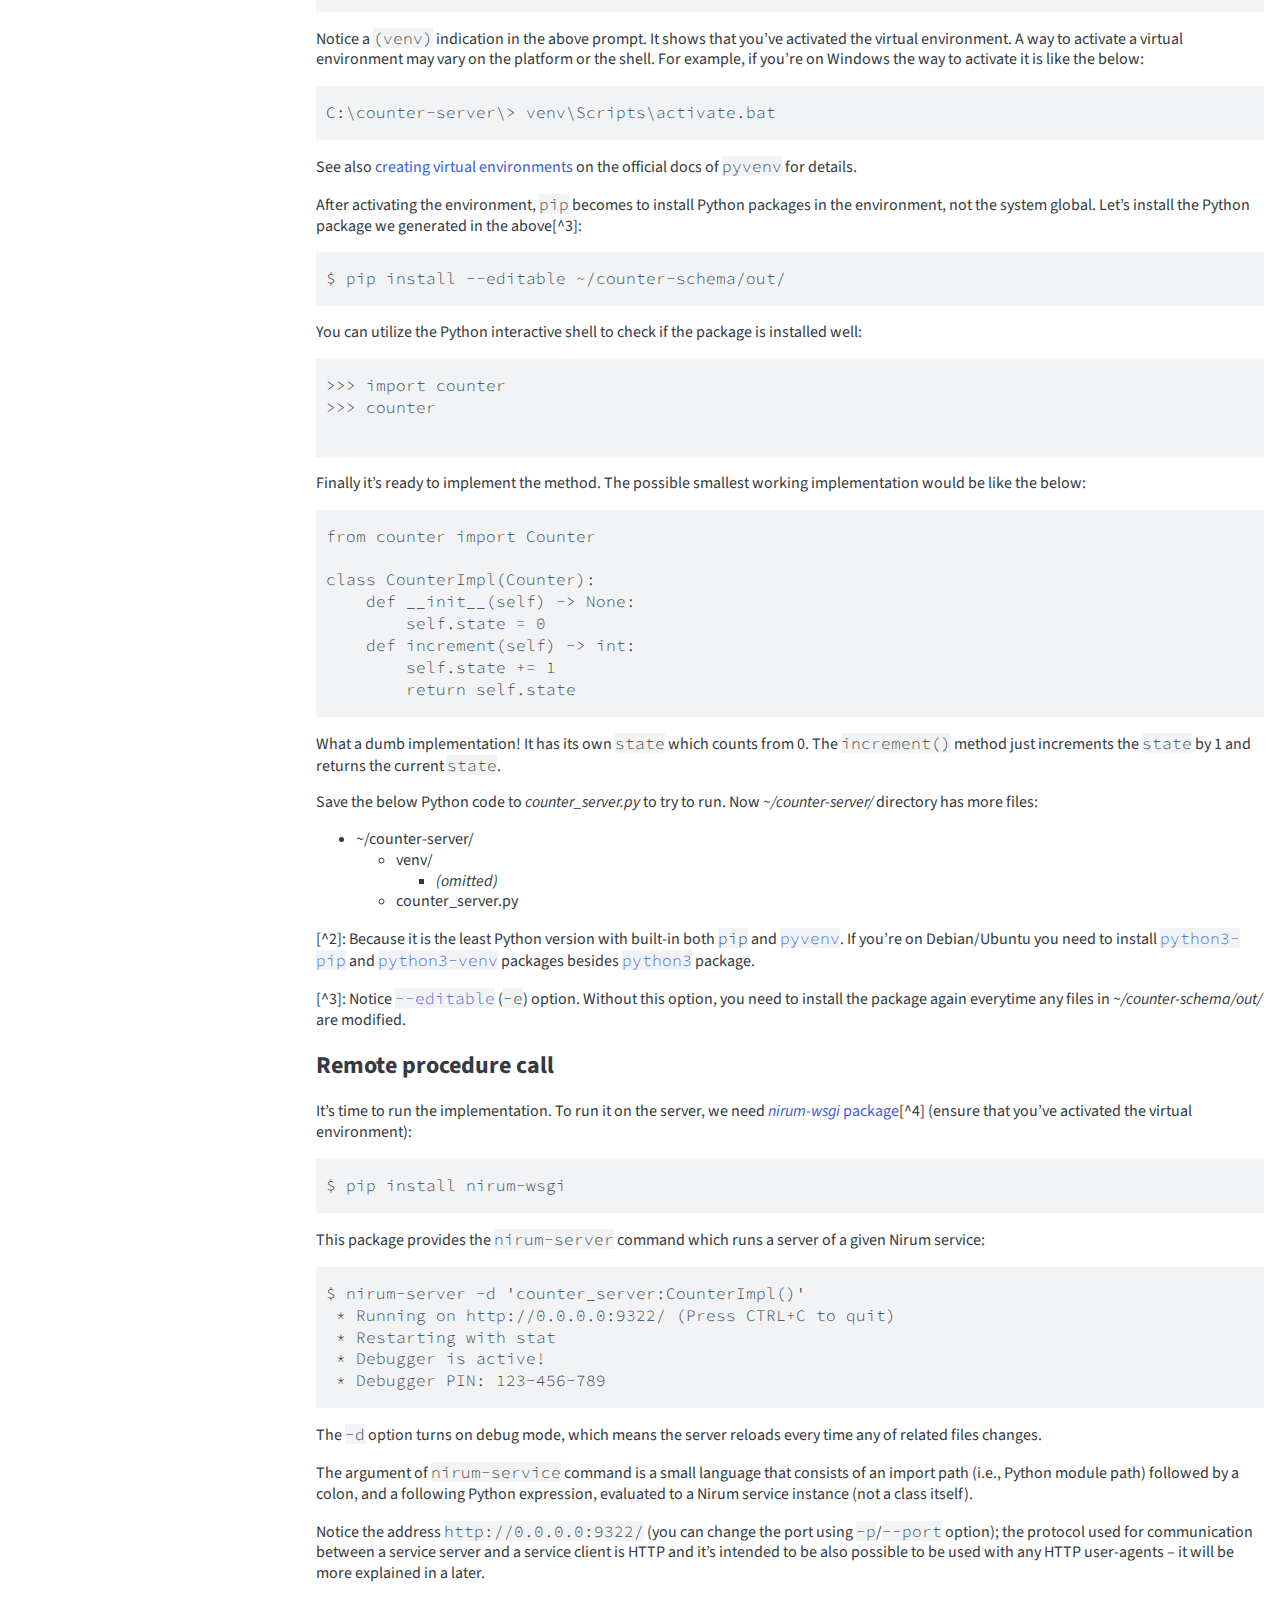
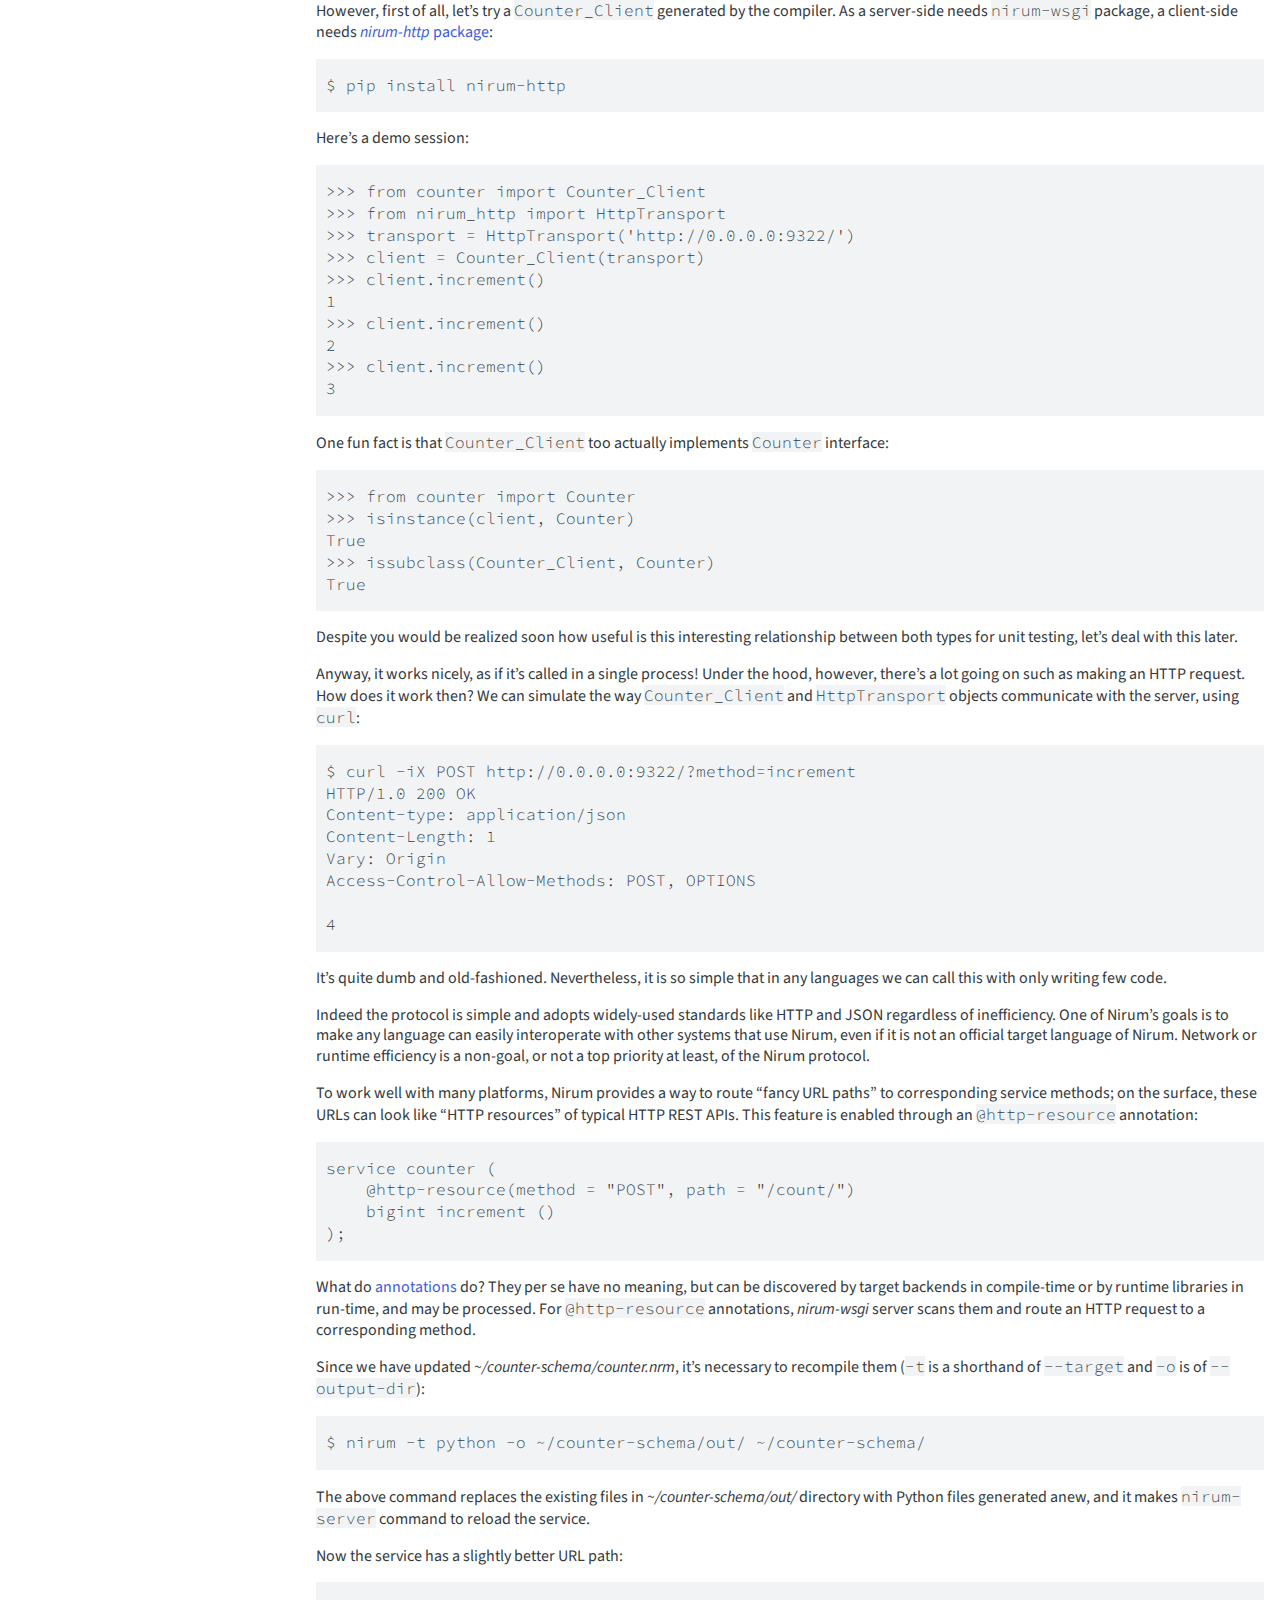
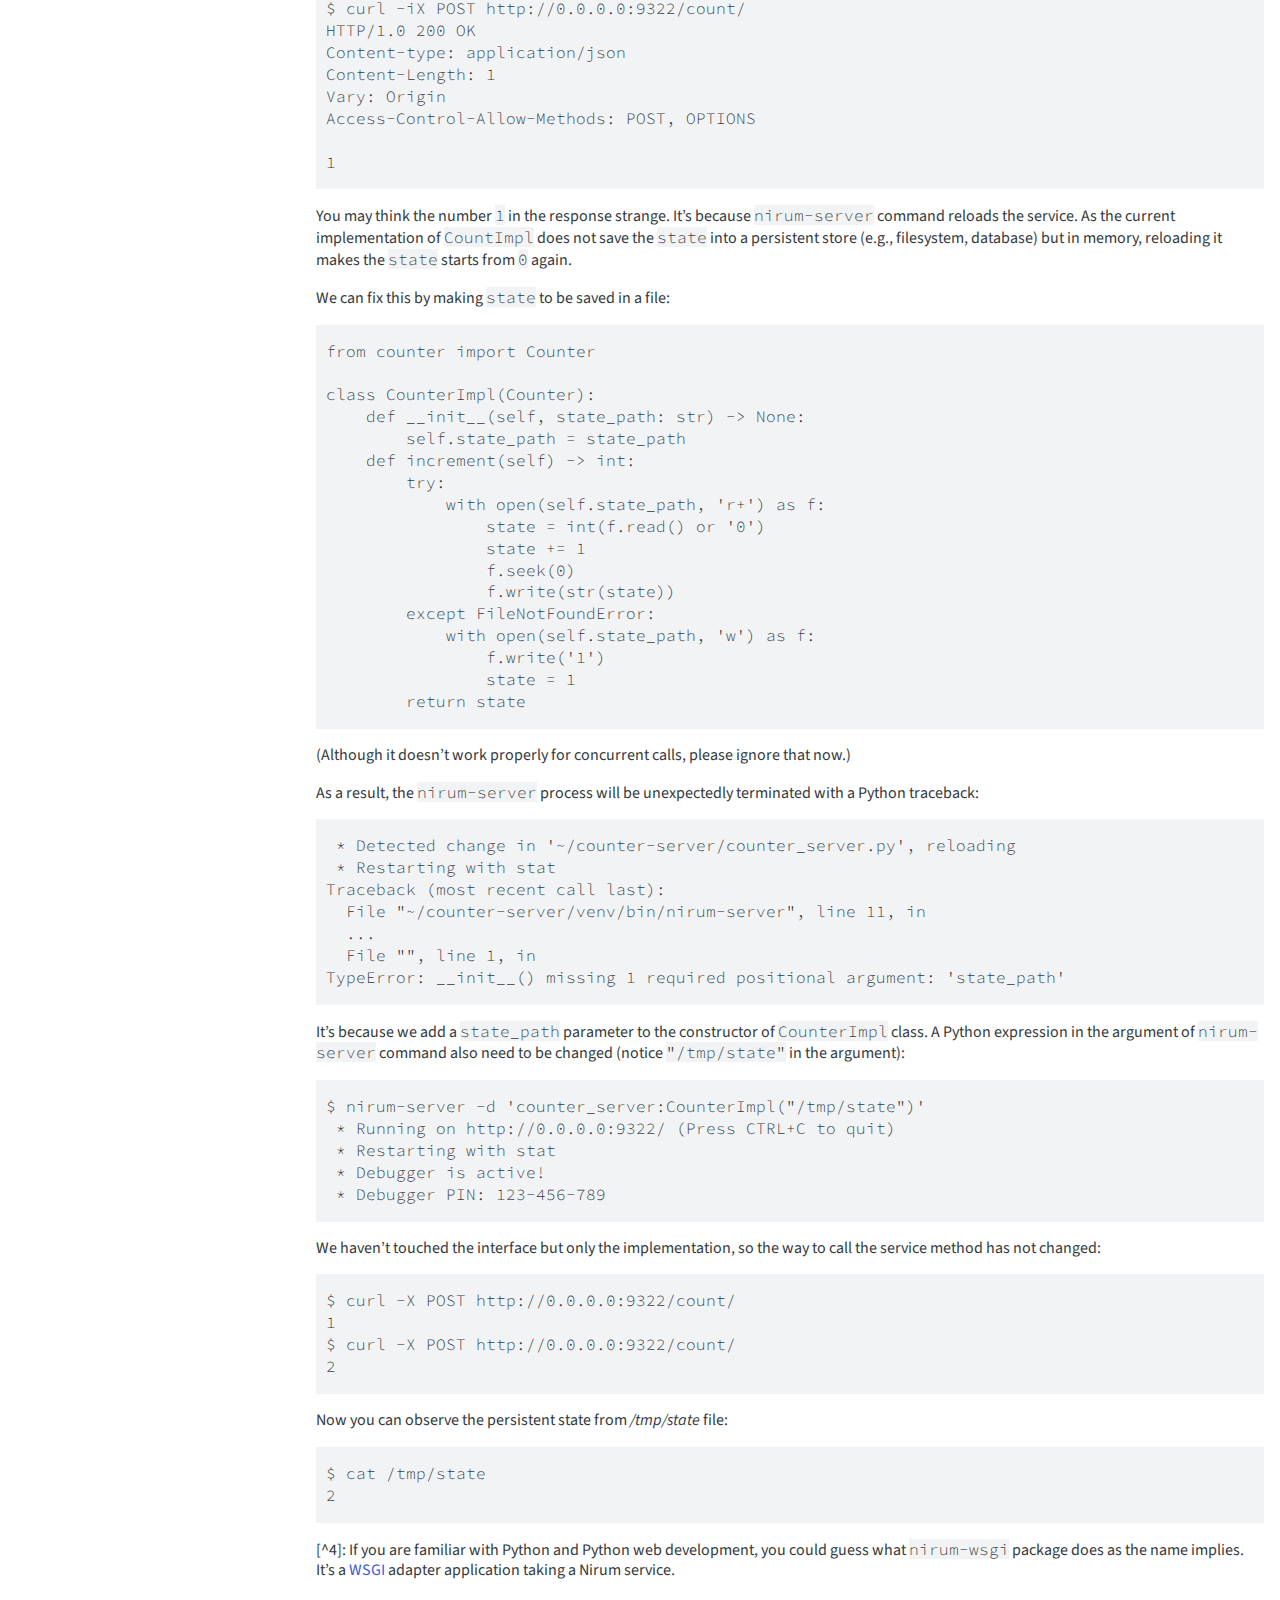
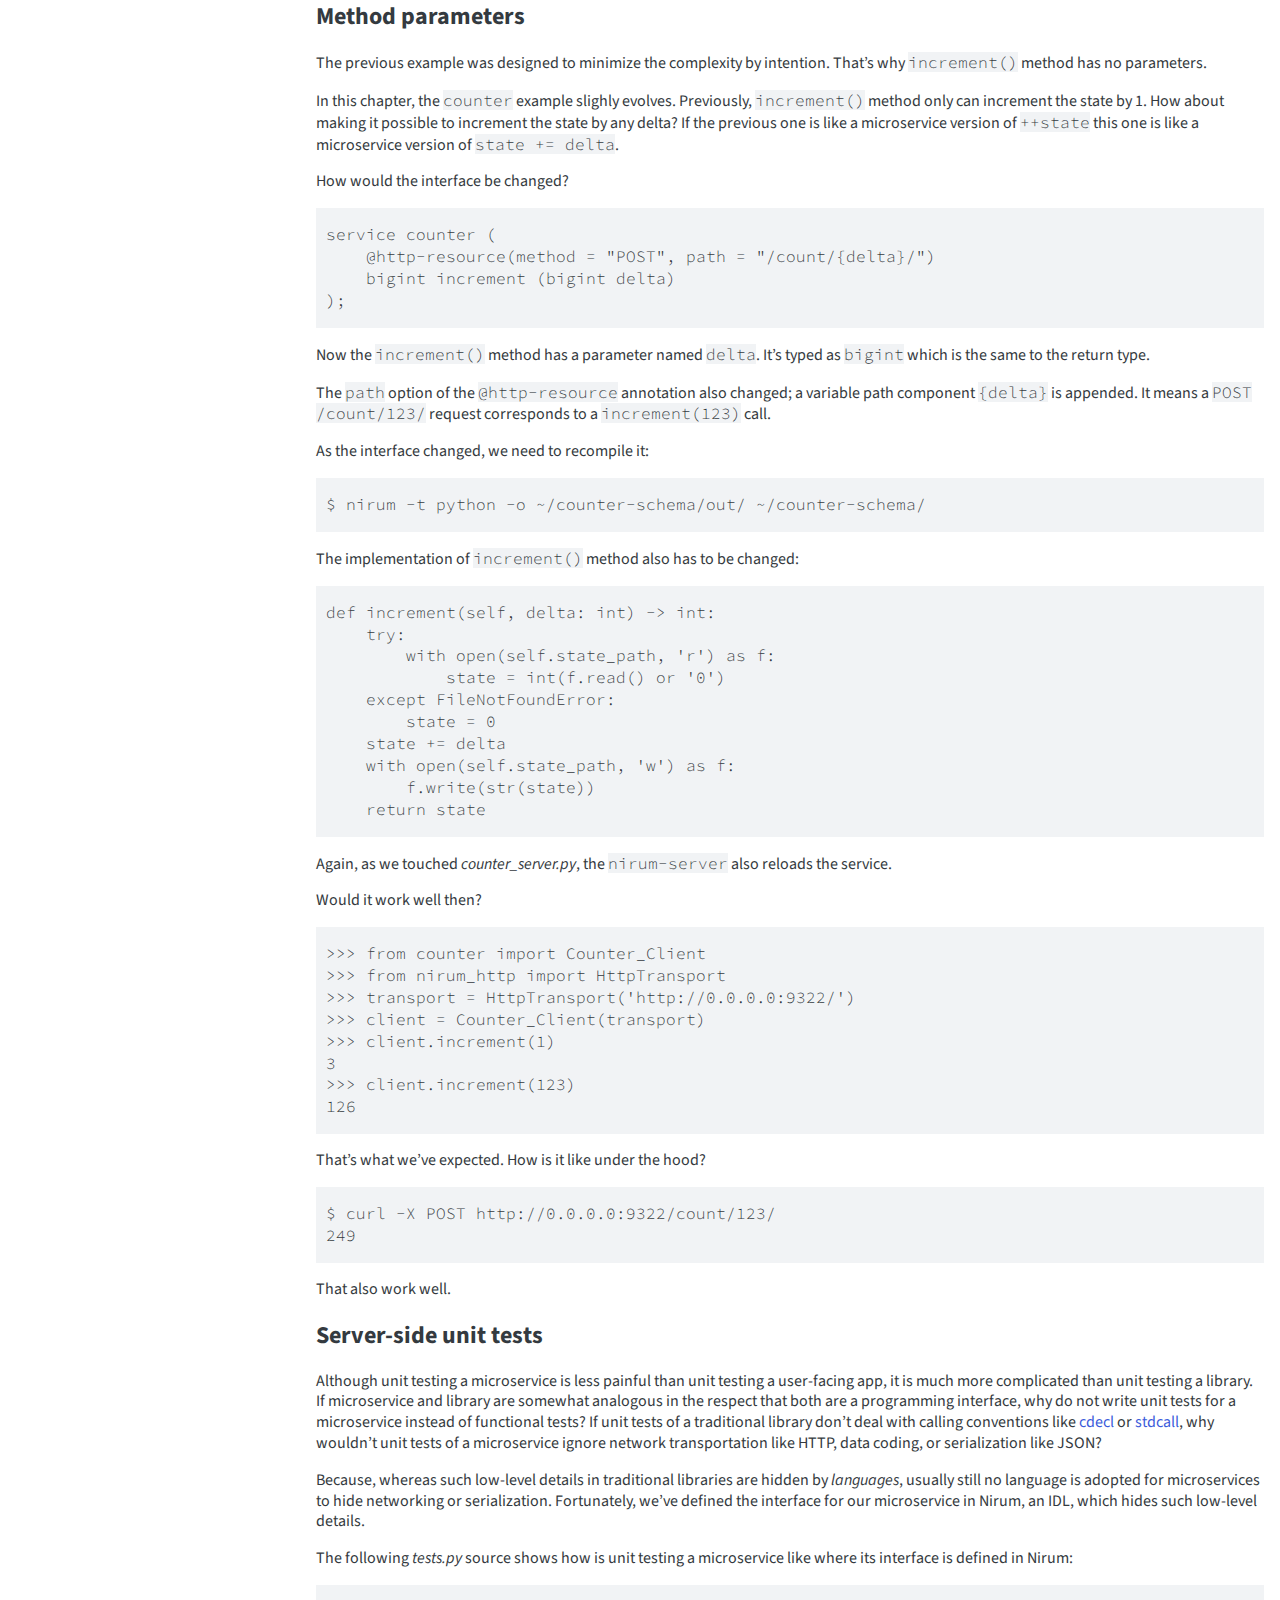
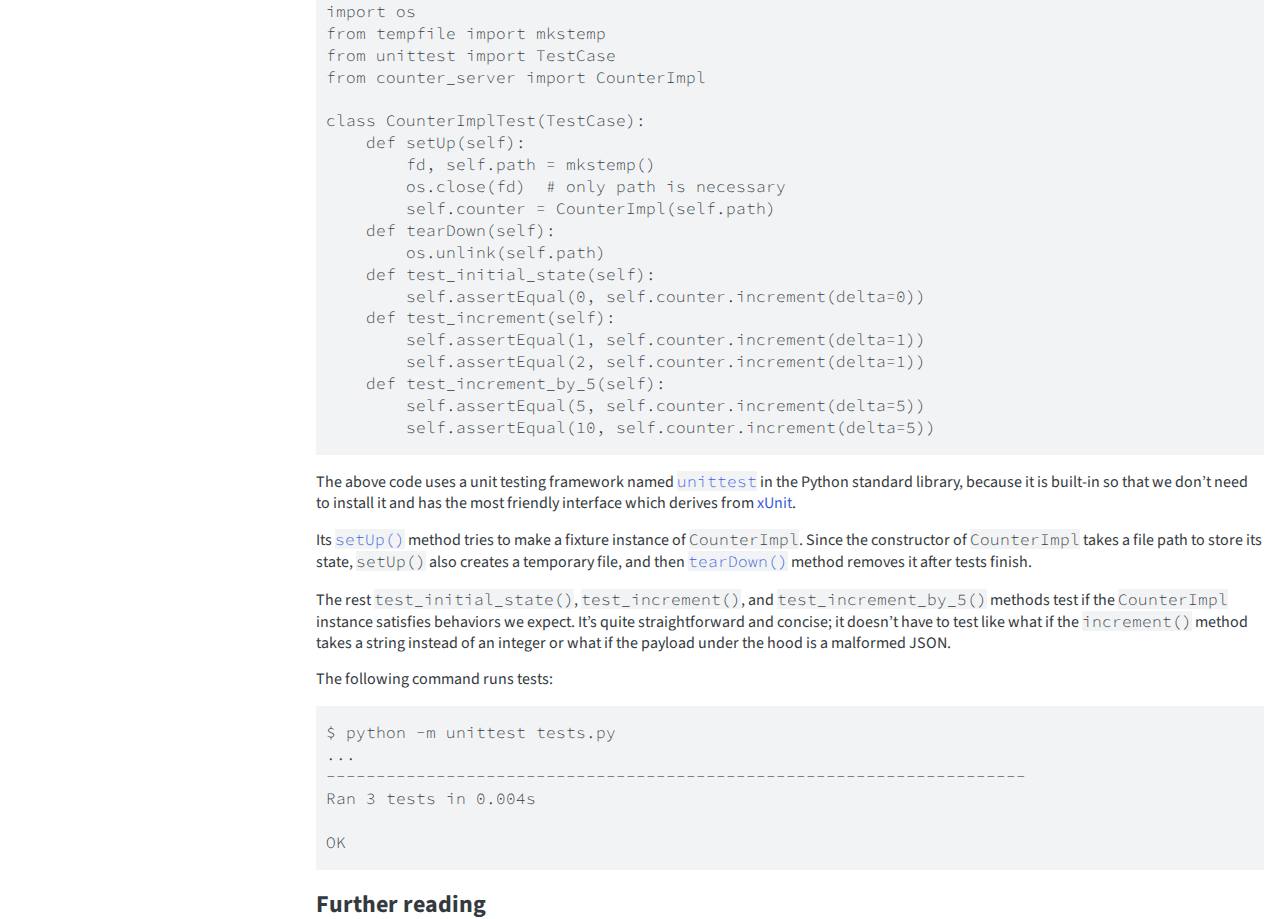
<file: docs/tutorial.html>
<!DOCTYPE html>
<html><head><meta charset="utf-8">
<title>Step-by-step tutorial &mdash; Nirum</title>
<meta name="generator" content="Nirum 0.5.0">
<meta name="author" content="Nirum team">
<link rel="stylesheet" href="../style.css">
</head>
<body>
<nav><a class="index" href="../index.html">Nirum</a>
<ul class="manuals toc"><li><a href="../docs/annotation.html">Annotations</a>
</li>
<li><a href="../docs/package.html">Package</a>
</li>
<li><a href="../docs/refactoring.html">Backward Compatible Refactoring</a>
</li>
<li><a href="../docs/serialization.html">Serialization format</a>
</li>
<li><a href="../docs/transport.html">Transport</a>
</li>
<li class="selected"><a href="../docs/tutorial.html"><strong>Step-by-step tutorial</strong>
</a>
</li>
<li><a href="../docs/target/docs.html">Docs target</a>
</li>
<li><a href="../docs/target/python.html">Python target</a>
</li>
<li><a href="../CHANGES.html">Nirum changelog</a>
</li>
<li><a href="../CONTRIBUTING.html">Contirubtion guide</a>
</li>
</ul>
<ul class="modules toc"><li><a href="../core/index.html"><code>core</code></code>
&mdash; Built-in types</a>
</li>
</ul>
</nav>
<article><h1>Step-by-step tutorial</h1>
<p>Estimated time to complete this tutorial (reading and exercising): an hour.</p>
<p>FYI there’s the Git repository which contains all example source codes
from this tutorial: <a href="https://github.com/nirum-lang/nirum-tutorial-examples">https://github.com/nirum-lang/nirum-tutorial-examples</a>.</p>
<h2>What Nirum is for</h2>
<p>Today we live in the age of <a href="https://en.wikipedia.org/wiki/Microservices">microservices</a>.  Traditional function calls
in a single process and a single language have been replaced by <a href="https://en.wikipedia.org/wiki/Remote_procedure_call">remote
procedure calls</a> through multiple languages.  It means we cannot call
<code>f(x)</code> anymore but instead need to serialize arguments into JSON,
make an HTTP request, await a response from the server, parse the response,
and validate the result if it is in the allowed range.
Function definitions become even more complicated than function calls –
you need to make a server!  How about unit tests?  Hundreds of test cases
about malformed JSON input data are not uncommon.  Unit tests easily turn
indistinguishable from functional tests.</p>
<p>Nirum is both an <a href="https://en.wikipedia.org/wiki/Interface_description_language">IDL</a> which stands for interface description language and
the compiler implementation of the language at a time.  The language
purposes to define signatures of remote procedures and data types used for
parameters and return values.  The point is that it defines only an interface;
an implementation for it is written in a general-purpose language like Python.
The interface code looks like the following:</p>
<pre><code class="language-nirum">service greet-service (
    text greet (text name)
);
</code></pre>
<p>The compiler takes an interface written in Nirum language and generates
a stub code for the implementation in a general-purpose language.
If the <em>target language</em> is Python it looks like the following code:</p>
<pre><code class="language-python">class GreetService:
    def greet(name: str) -> str:
        raise NotImplementedError
</code></pre>
<p>Alternatively, it could be Java:</p>
<pre><code class="language-java">public interface GreetService {
    @Nonnull
    public String greet(@Nonnull String name);
}
</code></pre>
<p>All that remain are to fill the body of <code>greet()</code> with actual
implementation and to call the function.  Let us imagine that
an implementation is like the following Java code:</p>
<pre><code class="language-java">public class GreetServiceImpl implements GreetService {
    @Nonnull
    public String greet(@Nonnull String name) {
        // Don't have to check (name == null) here.
        return "Hello, " + name + "!";
    }
}
</code></pre>
<p>How is it like to call from a client code?  Let’s try with a Python
interactive shell (run <code>python</code> command without any arguments):</p>
<pre><code class="language-python">>>> c = GreetService_Client(...)
>>> c.greet("world")
'Hello, world!'
</code></pre>
<p>That’s all!  All other things like making an HTTP request, serialization,
receiving a request, deserialization, data validation, and making errors
don’t have to be written by you but are generated by the compiler.
Note that the <code>name</code> argument in the above implementation code does not
check if it is <code>null</code>.  Since the parameter type is not defined as
an optional type (i.e., <code>text name</code> instead of <code>text? name</code>), it is
guaranteed not <code>null</code>.  Argument values are validated first.</p>
<p>To sum up, Nirum helps microservices architecture to be easily achieved
and robust for the following reasons:</p>
<ul>
<li><p>It hides implementation details of transportation and data coding.
Not only it reduces the amount of the code you need to write,
it does more like better error handling than average microservices.
The points you need to cover with unit tests are also reduced to
a large extent.</p></li>
<li><p>It makes much simpler assumptions about arguments and return values.
The code you write doesn’t need to check if any required field is present
or it’s a proper <a href="https://xkcd.com/1179/">ISO 8601</a> timestamp string, but is enough by only
defining a record type or typing a parameter as a <code>datetime</code>.</p></li>
<li><p><a href="https://en.wikipedia.org/wiki/Mock_object">Mock objects</a> become unnecessary by decoupling <a href="https://en.wikipedia.org/wiki/Protocol_(object-oriented_programming)">interfaces</a> from
implementations, and it means writing unit tests become much easier
and enjoyable, and you can focus to the pure logic, so that you become
to write concrete examples and enumerate much more corner cases of
the logic.</p></li>
</ul>
<p>The rest of this article illustrates how you can utilize Nirum for
your microservices through the steps by examples.</p>
<h2>Installing compiler</h2>
<p>The Nirum compiler works on the most major platforms like Linux, macOS, and
Windows.  The <a href="https://github.com/nirum-lang/nirum/releases">official releases page</a> provides the prebuilt executable
binaries for these three platforms.  Note that there is no stable version
(i.e., v1.0.0 or higher) as of May 2018.</p>
<p>This tutorial assumes that you have:</p>
<ul>
<li>downloaded the right binary for your system,</li>
<li>named it <code>nirum</code>,</li>
<li>given it appropriate permissions (e.g., <code>+x</code>), and</li>
<li>placed it in one of your <code>PATH</code> directories</li>
</ul>
<p>so that <code>nirum</code> in the command-line invokes the compiler (<code>$</code> indicates
a command-line prompt and it’s consistent within this tutorial):</p>
<pre><code class="language-sh">$ nirum -v
0.5.0
</code></pre>
<h2>Service interface</h2>
<p>In order to show the elementary features of Nirum, this section supposes
a simple artificial example: a counter.  It has a state of a natural number,
and the state starts with zero.  Client code can increment the state by 1
and get the current state (after incremented) at a time.  Long story short,
it’s merely like a microservice version of <code>++state</code>.</p>
<p>How does the interface of the counter service look like?</p>
<pre><code class="language-nirum">service counter (
    bigint increment ()
);
</code></pre>
<p>A <code>service</code> keyword in the above code is for a service definition, and
<code>counter</code> which follows is the name of the service.  It has one method named
<code>increment</code> which takes no arguments and returns an arbitrary precision
integer (that’s what <code>bigint</code> means).  If it had any parameters it would be
between the parentheses, but it’s empty in the above method.</p>
<p>There are other built-in number types as well: two signed integer types
(<code>int32</code>, <code>int64</code>), two signed floating-point number types (<code>float32</code>,
<code>float64</code>), and an arbitrary real number type (<code>decimal</code>).</p>
<p>In Python, all built-in integer types correspond to <code>int</code> and floating-point
numbers correspond to <code>float</code>.  The <code>decimal</code> is mapped to
<a href="https://docs.python.org/library/decimal.html#decimal.Decimal"><code>decimal.Decimal</code></a>.</p>
<p>Save this as a file named <em>counter.nrm</em>.  Nirum source files end with
the suffix <em>.nrm</em>.  To make the compiler compile an interface to
a target language, a source tree need to be a <a href="./package.html">Nirum package</a>.
A minimal example of Nirum package look like the below directory:</p>
<ul>
<li>/
<ul>
<li>package.toml</li>
<li>counter.nrm</li>
</ul></li>
</ul>
<p>Every Nirum package has its own <em>package.toml</em> manifest.  As the suffix
implies, it is written in <a href="https://github.com/toml-lang/toml">TOML</a>:</p>
<pre><code class="language-toml">version = "1.0.0"
description = "A useless counter service"
</code></pre>
<p>Wait, have we decided what language we target to?  In this tutorial,
we choose Python as a target language, because it’s the most mature
target language of the Nirum compiler at this moment.</p>
<p>In order to add a target language, we need a corresponding <code>targets.LANGUAGE</code>
section as well.  In case of Python, it’s <a href="./target/python.html"><code>targets.python</code></a>:</p>
<pre><code class="language-toml">version = "1.0.0"
description = "A useless counter service"

[targets.python]
name = "counter-schema"
</code></pre>
<p>What does <code>targets.python.name</code> field mean?  Not only the compiler builds
a single Python source file, but it generates a Python package which
consists of Python source files that define interfaces and <em>setup.py</em> file.
So a Python package can be installed (and should be done) with <a href="http://pip-installer.org/"><code>pip</code></a>
and also can be submitted to PyPI (whichever it’s official or private).
If we configure <code>name = &quot;counter-schema&quot;</code> the <code>name</code> field of <em>setup.py</em>
file is set to <code>'counter-schema'</code> so that you can uninstall it by
<code>pip uninstall counter-schema</code> command after you’ve installed it.
The <code>name</code> also can be appeared in the URL of the package on PyPI
(e.g., <code>https://pypi.python.org/pypi/counter-schema</code>) if it’s submitted.</p>
<h2>Compiling</h2>
<p>Now we have the most minimal Nirum package that can be compiled.
Let’s compile it to a corresponding Python package:</p>
<pre><code class="language-sh">$ nirum --target=python --output-dir=out/ .
</code></pre>
<p>The above command can be broken down into two options and an argument:</p>
<p><code>--target=python</code>
:   It configures the language we target to Python and can be shorten as
<code>-t python</code>.</p>
<p><code>--output-dir=out/</code>
:   It configures a path of the directory that the generated Python files
go into.  It is okay even if <em>out/</em> directory does not exist yet.
The compiler makes a directory if necessary.  It can be shorten as
<code>-o out/</code>.</p>
<p><code>.</code>
:   It refers to a directory that contains the Nirum package we are going
to compile.  It must be a directory that contains <em>package.toml</em>
at least; in the above example it means there must be <em>./package.toml</em>
file.  (If it were <code>src/</code> instead of <code>.</code>, there would have to be
<em>src/package.toml</em> file.)</p>
<p>As a result, several files are made in the <em>out/</em> directory:</p>
<ul>
<li>out/
<ul>
<li>MANIFEST.in</li>
<li>setup.py</li>
<li>src/
<ul>
<li>counter/
<ul>
<li>__init__.py</li>
</ul></li>
</ul></li>
<li>src-py2/
<ul>
<li>counter/
<ul>
<li>__init__.py</li>
</ul></li>
</ul></li>
</ul></li>
</ul>
<p>Two text files in the top-level are for Python packaging.  Python packaging
tools like <code>pip</code> and <code>setuptools</code> recognize them.</p>
<p>The <em>src/</em> directory contains the actual Python source files.
You can observe that <em>counter.nrm</em> file we made corresponds to
<em>counter/__init__.py</em> file.</p>
<p>The <em>src-py2/</em> directory is merely a clone of <em>src/</em> except it’s ported to
Python 2.7[^1] as its name implies.  You don’t have to be aware of
the distinction of two major Python versions; setup.py automatically
switches between them; even if you pack <a href="http://wheel.rtfd.org/">wheel</a> files (i.e., <em>*.whl</em>)
two version-tagged wheels are created (further reading: <a href="https://www.python.org/dev/peps/pep-0425/">PEP 425</a>).</p>
<p>As you can guess, the <em>out/</em> directory itself is a complete Python package
which can be installed using <code>pip</code> installer.</p>
<p>So how was <code>counter.counter</code> service compiled in Python?  Although we can
look at the generated <em>out/src/counter/__init__.py</em> source file,
unfortunately it’s not that human-readable.  Because it’s only for
machines!  Nevertheless, we can remove extrinsic details from it and
reformat the code to scan its gist; it’s like the below:</p>
<pre><code class="language-python">from nirum.service import Service
from nirum.transport import Transport

class Counter(Service):
    def increment(self) -> int:
        raise NotImplementedError('Counter has to implement increment()')

class Counter_Client(Counter):
    """The client object of :class:`Counter`."""

    def __init__(self, transport: Transport) -> None:
        ...

    def increment(self) -> int:
        ...
</code></pre>
<p>To sum up, it defines two classes: <code>Counter</code> and <code>Counter_Client</code>.
We can guess several things from this:</p>
<ul>
<li><p>The name in lowercase, <code>counter</code>, is translated to a PascalCase name,
<code>Counter</code>.  That’s right; every type name becomes a PascalCase
when it’s translated to a Python class (e.g., <code>foo-bar</code> becomes <code>FooBar</code>).</p></li>
<li><p>On the other hand, the method name in lowercase, <code>increment</code>, is left
as it was: <code>increment</code>.  The truth is that every name other than type name
(i.e., name of method/parameter/field) becomes a snake_case when it’s
translated a Python name (e.g., <code>foo-bar</code> becomes <code>foo_bar</code>).</p></li>
<li><p>Since Python doesn’t have any explicit interface type (like Java
<code>interface</code>), the de-facto interface type <code>Counter</code> defines its methods
raising <a href="https://docs.python.org/library/exceptions.html#NotImplementedError"><code>NotImplementedError</code></a>.  Indeed it is
the common practice to define an interface in Python community.</p></li>
<li><p>As mentioned in the above, we can observe that <code>bigint</code> is translated to
<code>int</code> in Python.</p></li>
<li><p>There is also a built-in implementation of <code>Counter</code>, <code>Counter_Client</code>.
We are not sure what it purposes, but it seems like a kind of
a client-side correspondence of <code>Counter</code>.  It will be discussed
later in this tutorial.</p></li>
</ul>
<p>Since the detailed rule of naming in the Nirum language has not been
explained, you may wonder about this.  To be mostly portable and compatible
with many programming languages, it has the very limited naming rule:</p>
<ul>
<li>Names can consist of Latin alphabets, Arabic digits, hyphens, and
underscores.</li>
<li>Names can start with only Latin alphabets.</li>
<li>Cases are insensitive.  E.g. <code>foo</code>, <code>Foo</code>, and <code>FOO</code> are all equivalent.</li>
<li>Hyphens and underscores are indistinguishable each other.
E.g. <code>foo-bar</code> and <code>foo_bar</code> are the same.</li>
<li>Hyphens and underscores only purpose to divide words; they cannot be
continuous more than once.  E.g., <code>foo-bar</code> is okay, but neither
<code>foo--bar</code> nor <code>foo_-bar</code> is disallowed.</li>
</ul>
<p>Even though you can code a name with <code>foo-bar</code>, <code>Foo-Bar</code>, or <code>FOO_BAR</code>,
the suggested style is <code>foo-bar</code>.</p>
<p>[^1]: Wonder why the compiler does not generate a single Python source tree
that works on both Python 3 and 2.7?  Because the Nirum compiler aggressively
annotates type hints using the <a href="https://docs.python.org/3/library/typing.html">standard <code>typing</code> module</a> to leverage
Nirum IDL’s well-typeness.  As the <a href="https://www.python.org/dev/peps/pep-3107/">annotation syntax</a> used by
type hint annotations is introduced since Python 3, we need to port
the result code to Python 2 by removing these type annotations.
Further reading for modern Python type hints: <a href="https://www.python.org/dev/peps/pep-3107/">PEP 3107</a>, <a href="https://www.python.org/dev/peps/pep-0483/">PEP 483</a>, and
<a href="https://www.python.org/dev/peps/pep-0484/">PEP 484</a>.</p>
<h2>Filling interface with implementation</h2>
<p>Before implementing the <code>increment()</code> method, we need to setup a minimal
environment for programming Python.  In this tutorial, we’re going to keep
assuming we use Python 3.4[^2] or higher.  (Recommend Python 3.6 though.)</p>
<p>Also as more source trees are getting involved, this article assumes
you place Nirum package files in the above into <em>~/counter-schema/</em> directory.
So it looks like the following hierarchy:</p>
<ul>
<li>~/counter-schema/
<ul>
<li>package.toml</li>
<li>counter.nrm</li>
<li>out/
<ul>
<li>MANIFEST.in</li>
<li>setup.py</li>
<li>src/
<ul>
<li>counter/
<ul>
<li>__init__.py</li>
</ul></li>
</ul></li>
<li>src-py2/
<ul>
<li>counter/
<ul>
<li>__init__.py</li>
</ul></li>
</ul></li>
</ul></li>
</ul></li>
</ul>
<p>It’s time to fill the interface we made in the above with an actual
implementation.  In this chapter, we work on <em>~/counter-server/</em>, an other
directory:</p>
<pre><code class="language-sh">$ mkdir ~/counter-server/
$ cd ~/counter-server/
</code></pre>
<p>Although you probably are already aware unless you haven’t used Python before,
mostly every Python project need a corresponding virtual environment, also
known as “venv.”  You can thought it as a project workspace; it consists of
interpreter settings (e.g., Python version to use) and third-party
dependencies.  A new virtual environment can be created using <code>pyvenv</code>
command:</p>
<pre><code class="language-sh">$ pyvenv venv
</code></pre>
<p>As a result it makes a directory named <em>venv</em> (configured through
the argument of <code>pyvenv</code> command):</p>
<ul>
<li>~/counter-server/
<ul>
<li>venv/
<ul>
<li>bin/ <em>(or <em>Scripts/</em> on Windows)</em>
<ul>
<li>activate <em>(or <em>activate.bat</em> on Windows)</em></li>
<li>python <em>(or <em>python.exe</em> on Windows)</em></li>
<li>pip <em>(or <em>pip.exe</em> on Windows)</em></li>
<li><em>(et cetera)</em></li>
</ul></li>
<li>lib/
<ul>
<li>python3.6/  <em>(depending on your Python version)</em>
<ul>
<li><em>(omitted)</em></li>
</ul></li>
<li><em>(et cetera)</em></li>
</ul></li>
<li>include/
<ul>
<li><em>(omitted)</em></li>
</ul></li>
<li>pyvenv.cfg</li>
</ul></li>
</ul></li>
</ul>
<p>While creating a virtual environment has to be executed only once,
you need to <em>activate</em> it everytime you’re starting to work on the project:</p>
<pre><code class="language-sh">$ . venv/bin/activate
(venv) $
</code></pre>
<p>Notice a <code>(venv)</code> indication in the above prompt.  It shows that you’ve
activated the virtual environment.  A way to activate a virtual environment
may vary on the platform or the shell.  For example, if you’re on Windows
the way to activate it is like the below:</p>
<pre><code class="language-cmd">C:\counter-server\> venv\Scripts\activate.bat
</code></pre>
<p>See also <a href="https://docs.python.org/3/library/venv.html#creating-virtual-environments">creating virtual environments</a> on the official docs
of <code>pyvenv</code> for details.</p>
<p>After activating the environment, <code>pip</code> becomes to install Python packages
in the environment, not the system global.  Let’s install the Python package
we generated in the above[^3]:</p>
<pre><code class="language-sh">$ pip install --editable ~/counter-schema/out/
</code></pre>
<p>You can utilize the Python interactive shell to check if the package is
installed well:</p>
<pre><code class="language-python">>>> import counter
>>> counter
<module 'counter' from '~/counter-schema/out/src/counter/__init__.py'>
</code></pre>
<p>Finally it’s ready to implement the method.  The possible smallest working
implementation would be like the below:</p>
<pre><code class="language-python">from counter import Counter

class CounterImpl(Counter):
    def __init__(self) -> None:
        self.state = 0
    def increment(self) -> int:
        self.state += 1
        return self.state
</code></pre>
<p>What a dumb implementation!  It has its own <code>state</code> which counts from 0.
The <code>increment()</code> method just increments the <code>state</code> by 1 and returns
the current <code>state</code>.</p>
<p>Save the below Python code to <em>counter_server.py</em> to try to run.
Now <em>~/counter-server/</em> directory has more files:</p>
<ul>
<li>~/counter-server/
<ul>
<li>venv/
<ul>
<li><em>(omitted)</em></li>
</ul></li>
<li>counter_server.py</li>
</ul></li>
</ul>
<p>[^2]: Because it is the least Python version with built-in both <code>pip</code> and
<a href="https://docs.python.org/3/library/venv.html"><code>pyvenv</code></a>.  If you’re on Debian/Ubuntu you need to install
<a href="https://packages.debian.org/sid/python3-pip"><code>python3-pip</code></a> and <a href="https://packages.debian.org/sid/python3-venv"><code>python3-venv</code></a> packages
besides <a href="https://packages.debian.org/sid/python3"><code>python3</code></a> package.</p>
<p>[^3]: Notice <a href="https://pip.pypa.io/en/stable/reference/pip_install/#editable-installs"><code>--editable</code></a> (<code>-e</code>) option.  Without this option,
you need to install the package again everytime any files in
<em>~/counter-schema/out/</em> are modified.</p>
<h2>Remote procedure call</h2>
<p>It’s time to run the implementation.  To run it on the server, we need
<a href="https://pypi.org/project/nirum-wsgi/"><em>nirum-wsgi</em> package</a>[^4] (ensure that you’ve activated
the virtual environment):</p>
<pre><code class="language-sh">$ pip install nirum-wsgi
</code></pre>
<p>This package provides the <code>nirum-server</code> command which runs a server
of a given Nirum service:</p>
<pre><code class="language-sh">$ nirum-server -d 'counter_server:CounterImpl()'
 * Running on http://0.0.0.0:9322/ (Press CTRL+C to quit)
 * Restarting with stat
 * Debugger is active!
 * Debugger PIN: 123-456-789
</code></pre>
<p>The <code>-d</code> option turns on debug mode, which means the server reloads
every time any of related files changes.</p>
<p>The argument of <code>nirum-service</code> command is a small language that consists of
an import path (i.e., Python module path) followed by a colon, and a following
Python expression, evaluated to a Nirum service instance (not a class itself).</p>
<p>Notice the address <code>http://0.0.0.0:9322/</code> (you can change the port using
<code>-p</code>/<code>--port</code> option); the protocol used for communication between a service
server and a service client is HTTP and it’s intended to be also possible
to be used with any HTTP user-agents – it will be more explained in a later.</p>
<p>However, first of all, let’s try a <code>Counter_Client</code> generated by the compiler.
As a server-side needs <code>nirum-wsgi</code> package, a client-side needs <a href="https://pypi.org/project/nirum-http/"><em>nirum-http</em>
package</a>:</p>
<pre><code class="language-sh">$ pip install nirum-http
</code></pre>
<p>Here’s a demo session:</p>
<pre><code class="language-python">>>> from counter import Counter_Client
>>> from nirum_http import HttpTransport
>>> transport = HttpTransport('http://0.0.0.0:9322/')
>>> client = Counter_Client(transport)
>>> client.increment()
1
>>> client.increment()
2
>>> client.increment()
3
</code></pre>
<p>One fun fact is that <code>Counter_Client</code> too actually implements <code>Counter</code>
interface:</p>
<pre><code class="language-python">>>> from counter import Counter
>>> isinstance(client, Counter)
True
>>> issubclass(Counter_Client, Counter)
True
</code></pre>
<p>Despite you would be realized soon how useful is this interesting
relationship between both types for unit testing, let’s deal with this later.</p>
<p>Anyway, it works nicely, as if it’s called in a single process!
Under the hood, however, there’s a lot going on such as making an HTTP request.
How does it work then?  We can simulate the way <code>Counter_Client</code> and
<code>HttpTransport</code> objects communicate with the server, using <code>curl</code>:</p>
<pre><code class="language-sh">$ curl -iX POST http://0.0.0.0:9322/?method=increment
HTTP/1.0 200 OK
Content-type: application/json
Content-Length: 1
Vary: Origin
Access-Control-Allow-Methods: POST, OPTIONS

4
</code></pre>
<p>It’s quite dumb and old-fashioned.  Nevertheless, it is so simple
that in any languages we can call this with only writing few code.</p>
<p>Indeed the protocol is simple and adopts widely-used standards like
HTTP and JSON regardless of inefficiency.  One of Nirum’s goals is
to make any language can easily interoperate with other systems that use
Nirum, even if it is not an official target language of Nirum.
Network or runtime efficiency is a non-goal, or not a top priority
at least, of the Nirum protocol.</p>
<p>To work well with many platforms, Nirum provides a way to route
“fancy URL paths” to corresponding service methods; on the surface,
these URLs can look like “HTTP resources” of typical HTTP REST APIs.
This feature is enabled through an <code>@http-resource</code> annotation:</p>
<pre><code class="language-nirum">service counter (
    @http-resource(method = "POST", path = "/count/")
    bigint increment ()
);
</code></pre>
<p>What do <a href="./annotation.html">annotations</a> do?  They per se have no meaning, but can be
discovered by target backends in compile-time or by runtime libraries
in run-time, and may be processed.  For <code>@http-resource</code> annotations,
<em>nirum-wsgi</em> server scans them and route an HTTP request to a corresponding
method.</p>
<p>Since we have updated <em>~/counter-schema/counter.nrm</em>, it’s necessary to
recompile them (<code>-t</code> is a shorthand of <code>--target</code> and <code>-o</code> is of
<code>--output-dir</code>):</p>
<pre><code class="language-sh">$ nirum -t python -o ~/counter-schema/out/ ~/counter-schema/
</code></pre>
<p>The above command replaces the existing files in <em>~/counter-schema/out/</em>
directory with Python files generated anew, and it makes <code>nirum-server</code>
command to reload the service.</p>
<p>Now the service has a slightly better URL path:</p>
<pre><code class="language-sh">$ curl -iX POST http://0.0.0.0:9322/count/
HTTP/1.0 200 OK
Content-type: application/json
Content-Length: 1
Vary: Origin
Access-Control-Allow-Methods: POST, OPTIONS

1
</code></pre>
<p>You may think the number <code>1</code> in the response strange.  It’s because
<code>nirum-server</code> command reloads the service.  As the current implementation
of <code>CountImpl</code> does not save the <code>state</code> into a persistent store
(e.g., filesystem, database) but in memory, reloading it makes the <code>state</code>
starts from <code>0</code> again.</p>
<p>We can fix this by making <code>state</code> to be saved in a file:</p>
<pre><code class="language-python">from counter import Counter

class CounterImpl(Counter):
    def __init__(self, state_path: str) -> None:
        self.state_path = state_path
    def increment(self) -> int:
        try:
            with open(self.state_path, 'r+') as f:
                state = int(f.read() or '0')
                state += 1
                f.seek(0)
                f.write(str(state))
        except FileNotFoundError:
            with open(self.state_path, 'w') as f:
                f.write('1')
                state = 1
        return state
</code></pre>
<p>(Although it doesn’t work properly for concurrent calls, please ignore
that now.)</p>
<p>As a result, the <code>nirum-server</code> process will be unexpectedly terminated
with a Python traceback:</p>
<pre><code class="language-sh"> * Detected change in '~/counter-server/counter_server.py', reloading
 * Restarting with stat
Traceback (most recent call last):
  File "~/counter-server/venv/bin/nirum-server", line 11, in <module>
  ...
  File "<string>", line 1, in <module>
TypeError: __init__() missing 1 required positional argument: 'state_path'
</code></pre>
<p>It’s because we add a <code>state_path</code> parameter to the constructor of
<code>CounterImpl</code> class.  A Python expression in the argument of <code>nirum-server</code>
command also need to be changed (notice <code>&quot;/tmp/state&quot;</code> in the argument):</p>
<pre><code class="language-sh">$ nirum-server -d 'counter_server:CounterImpl("/tmp/state")'
 * Running on http://0.0.0.0:9322/ (Press CTRL+C to quit)
 * Restarting with stat
 * Debugger is active!
 * Debugger PIN: 123-456-789
</code></pre>
<p>We haven’t touched the interface but only the implementation, so the way
to call the service method has not changed:</p>
<pre><code class="language-sh">$ curl -X POST http://0.0.0.0:9322/count/
1
$ curl -X POST http://0.0.0.0:9322/count/
2
</code></pre>
<p>Now you can observe the persistent state from <em>/tmp/state</em> file:</p>
<pre><code class="language-sh">$ cat /tmp/state
2
</code></pre>
<p>[^4]: If you are familiar with Python and Python web development, you could
guess what <code>nirum-wsgi</code> package does as the name implies.  It’s a <a href="https://www.python.org/dev/peps/pep-3333/">WSGI</a>
adapter application taking a Nirum service.</p>
<h2>Method parameters</h2>
<p>The previous example was designed to minimize the complexity by intention.
That’s why <code>increment()</code> method has no parameters.</p>
<p>In this chapter, the <code>counter</code> example slighly evolves.  Previously,
<code>increment()</code> method only can increment the state by 1.  How about making
it possible to increment the state by any delta?  If the previous one is
like a microservice version of <code>++state</code> this one is like a microservice
version of <code>state += delta</code>.</p>
<p>How would the interface be changed?</p>
<pre><code class="language-nirum">service counter (
    @http-resource(method = "POST", path = "/count/{delta}/")
    bigint increment (bigint delta)
);
</code></pre>
<p>Now the <code>increment()</code> method has a parameter named <code>delta</code>.  It’s typed
as <code>bigint</code> which is the same to the return type.</p>
<p>The <code>path</code> option of the <code>@http-resource</code> annotation also changed;
a variable path component <code>{delta}</code> is appended.  It means
a <code>POST /count/123/</code> request corresponds to a <code>increment(123)</code> call.</p>
<p>As the interface changed, we need to recompile it:</p>
<pre><code class="language-sh">$ nirum -t python -o ~/counter-schema/out/ ~/counter-schema/
</code></pre>
<p>The implementation of <code>increment()</code> method also has to be changed:</p>
<pre><code class="language-python">def increment(self, delta: int) -> int:
    try:
        with open(self.state_path, 'r') as f:
            state = int(f.read() or '0')
    except FileNotFoundError:
        state = 0
    state += delta
    with open(self.state_path, 'w') as f:
        f.write(str(state))
    return state
</code></pre>
<p>Again, as we touched <em>counter_server.py</em>, the <code>nirum-server</code> also reloads
the service.</p>
<p>Would it work well then?</p>
<pre><code class="language-python">>>> from counter import Counter_Client
>>> from nirum_http import HttpTransport
>>> transport = HttpTransport('http://0.0.0.0:9322/')
>>> client = Counter_Client(transport)
>>> client.increment(1)
3
>>> client.increment(123)
126
</code></pre>
<p>That’s what we’ve expected.  How is it like under the hood?</p>
<pre><code class="language-sh">$ curl -X POST http://0.0.0.0:9322/count/123/
249
</code></pre>
<p>That also work well.</p>
<h2>Server-side unit tests</h2>
<p>Although unit testing a microservice is less painful than unit testing
a user-facing app, it is much more complicated than unit testing a library.
If microservice and library are somewhat analogous in the respect that both
are a programming interface, why do not write unit tests for a microservice
instead of functional tests?  If unit tests of a traditional library
don’t deal with calling conventions like <a href="https://docs.microsoft.com/cpp/cpp/cdecl">cdecl</a> or <a href="https://docs.microsoft.com/cpp/cpp/stdcall">stdcall</a>,
why wouldn’t unit tests of a microservice ignore network transportation
like HTTP, data coding, or serialization like JSON?</p>
<p>Because, whereas such low-level details in traditional libraries are hidden
by <em>languages</em>, usually still no language is adopted for microservices to hide
networking or serialization.  Fortunately, we’ve defined the interface for
our microservice in Nirum, an IDL, which hides such low-level details.</p>
<p>The following <em>tests.py</em> source shows how is unit testing a microservice
like where its interface is defined in Nirum:</p>
<pre><code class="language-python">import os
from tempfile import mkstemp
from unittest import TestCase
from counter_server import CounterImpl

class CounterImplTest(TestCase):
    def setUp(self):
        fd, self.path = mkstemp()
        os.close(fd)  # only path is necessary
        self.counter = CounterImpl(self.path)
    def tearDown(self):
        os.unlink(self.path)
    def test_initial_state(self):
        self.assertEqual(0, self.counter.increment(delta=0))
    def test_increment(self):
        self.assertEqual(1, self.counter.increment(delta=1))
        self.assertEqual(2, self.counter.increment(delta=1))
    def test_increment_by_5(self):
        self.assertEqual(5, self.counter.increment(delta=5))
        self.assertEqual(10, self.counter.increment(delta=5))
</code></pre>
<p>The above code uses a unit testing framework named <a href="https://docs.python.org/library/unittest.html"><code>unittest</code></a>
in the Python standard library, because it is built-in so that we don’t
need to install it and has the most friendly interface which derives
from <a href="https://en.wikipedia.org/wiki/XUnit">xUnit</a>.</p>
<p>Its <a href="https://docs.python.org/library/unittest.html#unittest.TestCase.setUp"><code>setUp()</code></a> method tries to make a fixture
instance of <code>CounterImpl</code>.  Since the constructor of <code>CounterImpl</code> takes
a file path to store its state, <code>setUp()</code> also creates a temporary file,
and then <a href="https://docs.python.org/library/unittest.html#unittest.TestCase.tearDown"><code>tearDown()</code></a> method removes it
after tests finish.</p>
<p>The rest <code>test_initial_state()</code>, <code>test_increment()</code>, and
<code>test_increment_by_5()</code> methods test if the <code>CounterImpl</code> instance
satisfies behaviors we expect.  It’s quite straightforward and concise;
it doesn’t have to test like what if the <code>increment()</code> method takes
a string instead of an integer or what if the payload under the hood is
a malformed JSON.</p>
<p>The following command runs tests:</p>
<pre><code class="language-sh">$ python -m unittest tests.py
...
----------------------------------------------------------------------
Ran 3 tests in 0.004s

OK
</code></pre>
<h2>Further reading</h2>
<p>This tutorial covers only few features of Nirum.  If you’ve become interested
in Nirum try to see also the below resources:</p>
<ul>
<li><a href="./serialization.html">Serialization format of Nirum</a></li>
<li><a href="./package.html">Nirum package</a></li>
<li><a href="./annotation.html">Annotations in Nirum</a></li>
<li><a href="./refactoring.html">Backward-compatible refactoring Nirum</a></li>
<li><a href="./target/python.html">Python target</a></li>
</ul>
<!--
TODO:
- A client-side app
- Unit testing a client-side app without mocking
- Introducing records and unions
-->

</article>

<div class="github"><a href="https://github.com/nirum-lang/nirum" class="github-corner" aria-label="View source on GitHub"><svg width="80" height="80" viewBox="0 0 250 250" style="fill:#151513; color:#fff; position: absolute; top: 0; border: 0; right: 0;" aria-hidden="true"><path d="M0,0 L115,115 L130,115 L142,142 L250,250 L250,0 Z"></path><path d="M128.3,109.0 C113.8,99.7 119.0,89.6 119.0,89.6 C122.0,82.7 120.5,78.6 120.5,78.6 C119.2,72.0 123.4,76.3 123.4,76.3 C127.3,80.9 125.5,87.3 125.5,87.3 C122.9,97.6 130.6,101.9 134.4,103.2" fill="currentColor" style="transform-origin: 130px 106px;" class="octo-arm"></path><path d="M115.0,115.0 C114.9,115.1 118.7,116.5 119.8,115.4 L133.7,101.6 C136.9,99.2 139.9,98.4 142.2,98.6 C133.8,88.0 127.5,74.4 143.8,58.0 C148.5,53.4 154.0,51.2 159.7,51.0 C160.3,49.4 163.2,43.6 171.4,40.1 C171.4,40.1 176.1,42.5 178.8,56.2 C183.1,58.6 187.2,61.8 190.9,65.4 C194.5,69.0 197.7,73.2 200.1,77.6 C213.8,80.2 216.3,84.9 216.3,84.9 C212.7,93.1 206.9,96.0 205.4,96.6 C205.1,102.4 203.0,107.8 198.3,112.5 C181.9,128.9 168.3,122.5 157.7,114.1 C157.9,116.9 156.7,120.9 152.7,124.9 L141.0,136.5 C139.8,137.7 141.6,141.9 141.8,141.8 Z" fill="currentColor" class="octo-body"></path></svg></a></div>
</body>
</html>
</file>
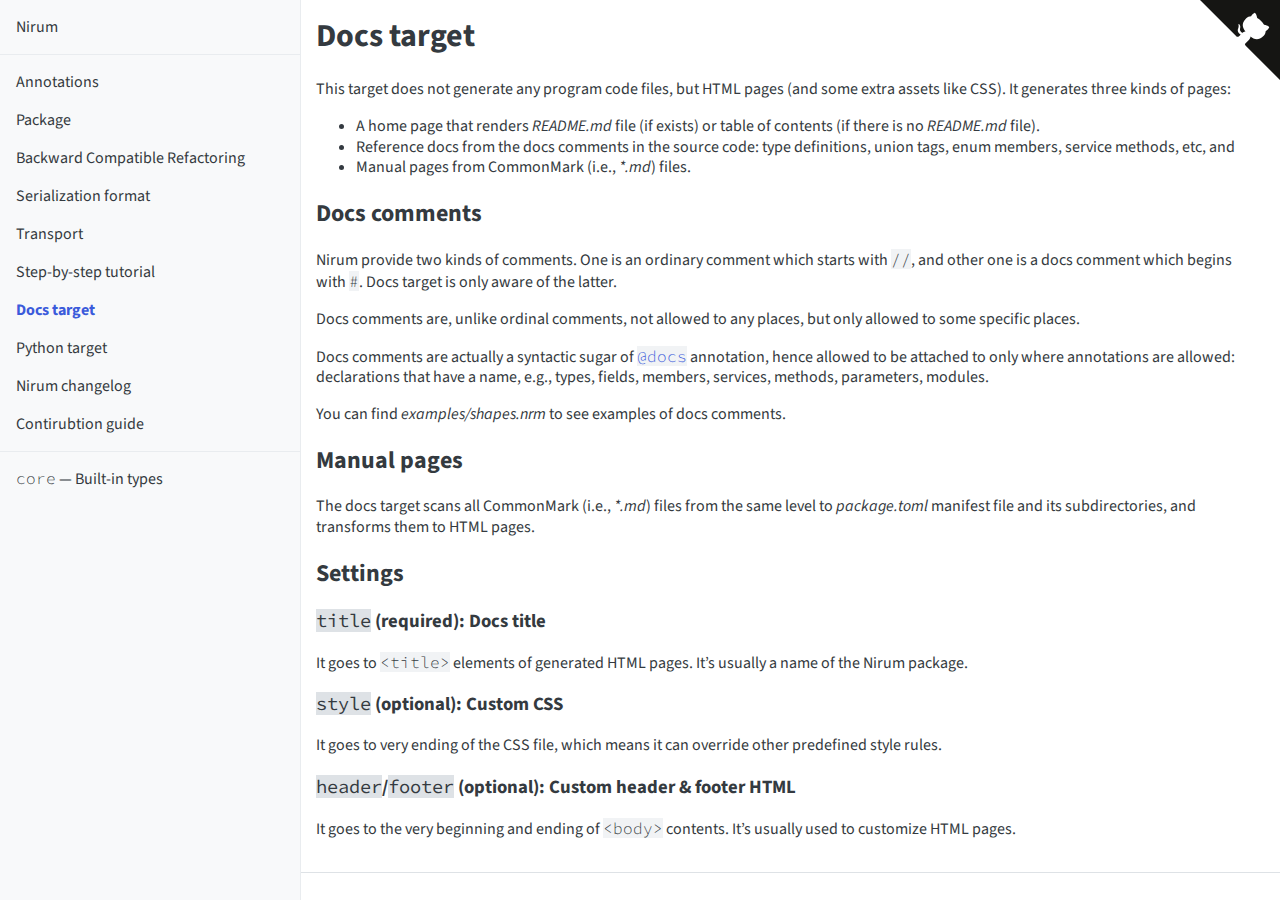
<file: docs/target/docs.html>
<!DOCTYPE html>
<html><head><meta charset="utf-8">
<title>Docs target &mdash; Nirum</title>
<meta name="generator" content="Nirum 0.5.0">
<meta name="author" content="Nirum team">
<link rel="stylesheet" href="../../style.css">
</head>
<body>
<nav><a class="index" href="../../index.html">Nirum</a>
<ul class="manuals toc"><li><a href="../../docs/annotation.html">Annotations</a>
</li>
<li><a href="../../docs/package.html">Package</a>
</li>
<li><a href="../../docs/refactoring.html">Backward Compatible Refactoring</a>
</li>
<li><a href="../../docs/serialization.html">Serialization format</a>
</li>
<li><a href="../../docs/transport.html">Transport</a>
</li>
<li><a href="../../docs/tutorial.html">Step-by-step tutorial</a>
</li>
<li class="selected"><a href="../../docs/target/docs.html"><strong>Docs target</strong>
</a>
</li>
<li><a href="../../docs/target/python.html">Python target</a>
</li>
<li><a href="../../CHANGES.html">Nirum changelog</a>
</li>
<li><a href="../../CONTRIBUTING.html">Contirubtion guide</a>
</li>
</ul>
<ul class="modules toc"><li><a href="../../core/index.html"><code>core</code></code>
&mdash; Built-in types</a>
</li>
</ul>
</nav>
<article><h1>Docs target</h1>
<p>This target does not generate any program code files, but HTML pages (and
some extra assets like CSS).  It generates three kinds of pages:</p>
<ul>
<li>A home page that renders <em>README.md</em> file (if exists) or table of contents
(if there is no <em>README.md</em> file).</li>
<li>Reference docs from the docs comments in the source code: type definitions,
union tags, enum members, service methods, etc, and</li>
<li>Manual pages from CommonMark (i.e., <em>*.md</em>) files.</li>
</ul>
<h2>Docs comments</h2>
<p>Nirum provide two kinds of comments.  One is an ordinary comment which starts
with <code>//</code>, and other one is a docs comment which begins with <code>#</code>.  Docs target
is only aware of the latter.</p>
<p>Docs comments are, unlike ordinal comments, not allowed to any places, but only
allowed to some specific places.</p>
<p>Docs comments are actually a syntactic sugar of <a href="../annotation.html#docs"><code>@docs</code></a>
annotation, hence allowed to be attached to only where annotations are allowed:
declarations that have a name, e.g., types, fields, members, services, methods,
parameters, modules.</p>
<p>You can find <em>examples/shapes.nrm</em> to see examples of docs comments.</p>
<h2>Manual pages</h2>
<p>The docs target scans all CommonMark (i.e., <em>*.md</em>) files from the same level
to <em>package.toml</em> manifest file and its subdirectories, and transforms them
to HTML pages.</p>
<h2>Settings</h2>
<h3><code>title</code> (required): Docs title</h3>
<p>It goes to <code>&lt;title&gt;</code> elements of generated HTML pages.  It’s usually a name of
the Nirum package.</p>
<h3><code>style</code> (optional): Custom CSS</h3>
<p>It goes to very ending of the CSS file, which means it can override other
predefined style rules.</p>
<h3><code>header</code>/<code>footer</code> (optional): Custom header &amp; footer HTML</h3>
<p>It goes to the very beginning and ending of <code>&lt;body&gt;</code> contents.  It’s usually
used to customize HTML pages.</p>
</article>

<div class="github"><a href="https://github.com/nirum-lang/nirum" class="github-corner" aria-label="View source on GitHub"><svg width="80" height="80" viewBox="0 0 250 250" style="fill:#151513; color:#fff; position: absolute; top: 0; border: 0; right: 0;" aria-hidden="true"><path d="M0,0 L115,115 L130,115 L142,142 L250,250 L250,0 Z"></path><path d="M128.3,109.0 C113.8,99.7 119.0,89.6 119.0,89.6 C122.0,82.7 120.5,78.6 120.5,78.6 C119.2,72.0 123.4,76.3 123.4,76.3 C127.3,80.9 125.5,87.3 125.5,87.3 C122.9,97.6 130.6,101.9 134.4,103.2" fill="currentColor" style="transform-origin: 130px 106px;" class="octo-arm"></path><path d="M115.0,115.0 C114.9,115.1 118.7,116.5 119.8,115.4 L133.7,101.6 C136.9,99.2 139.9,98.4 142.2,98.6 C133.8,88.0 127.5,74.4 143.8,58.0 C148.5,53.4 154.0,51.2 159.7,51.0 C160.3,49.4 163.2,43.6 171.4,40.1 C171.4,40.1 176.1,42.5 178.8,56.2 C183.1,58.6 187.2,61.8 190.9,65.4 C194.5,69.0 197.7,73.2 200.1,77.6 C213.8,80.2 216.3,84.9 216.3,84.9 C212.7,93.1 206.9,96.0 205.4,96.6 C205.1,102.4 203.0,107.8 198.3,112.5 C181.9,128.9 168.3,122.5 157.7,114.1 C157.9,116.9 156.7,120.9 152.7,124.9 L141.0,136.5 C139.8,137.7 141.6,141.9 141.8,141.8 Z" fill="currentColor" class="octo-body"></path></svg></a></div>
</body>
</html>
</file>
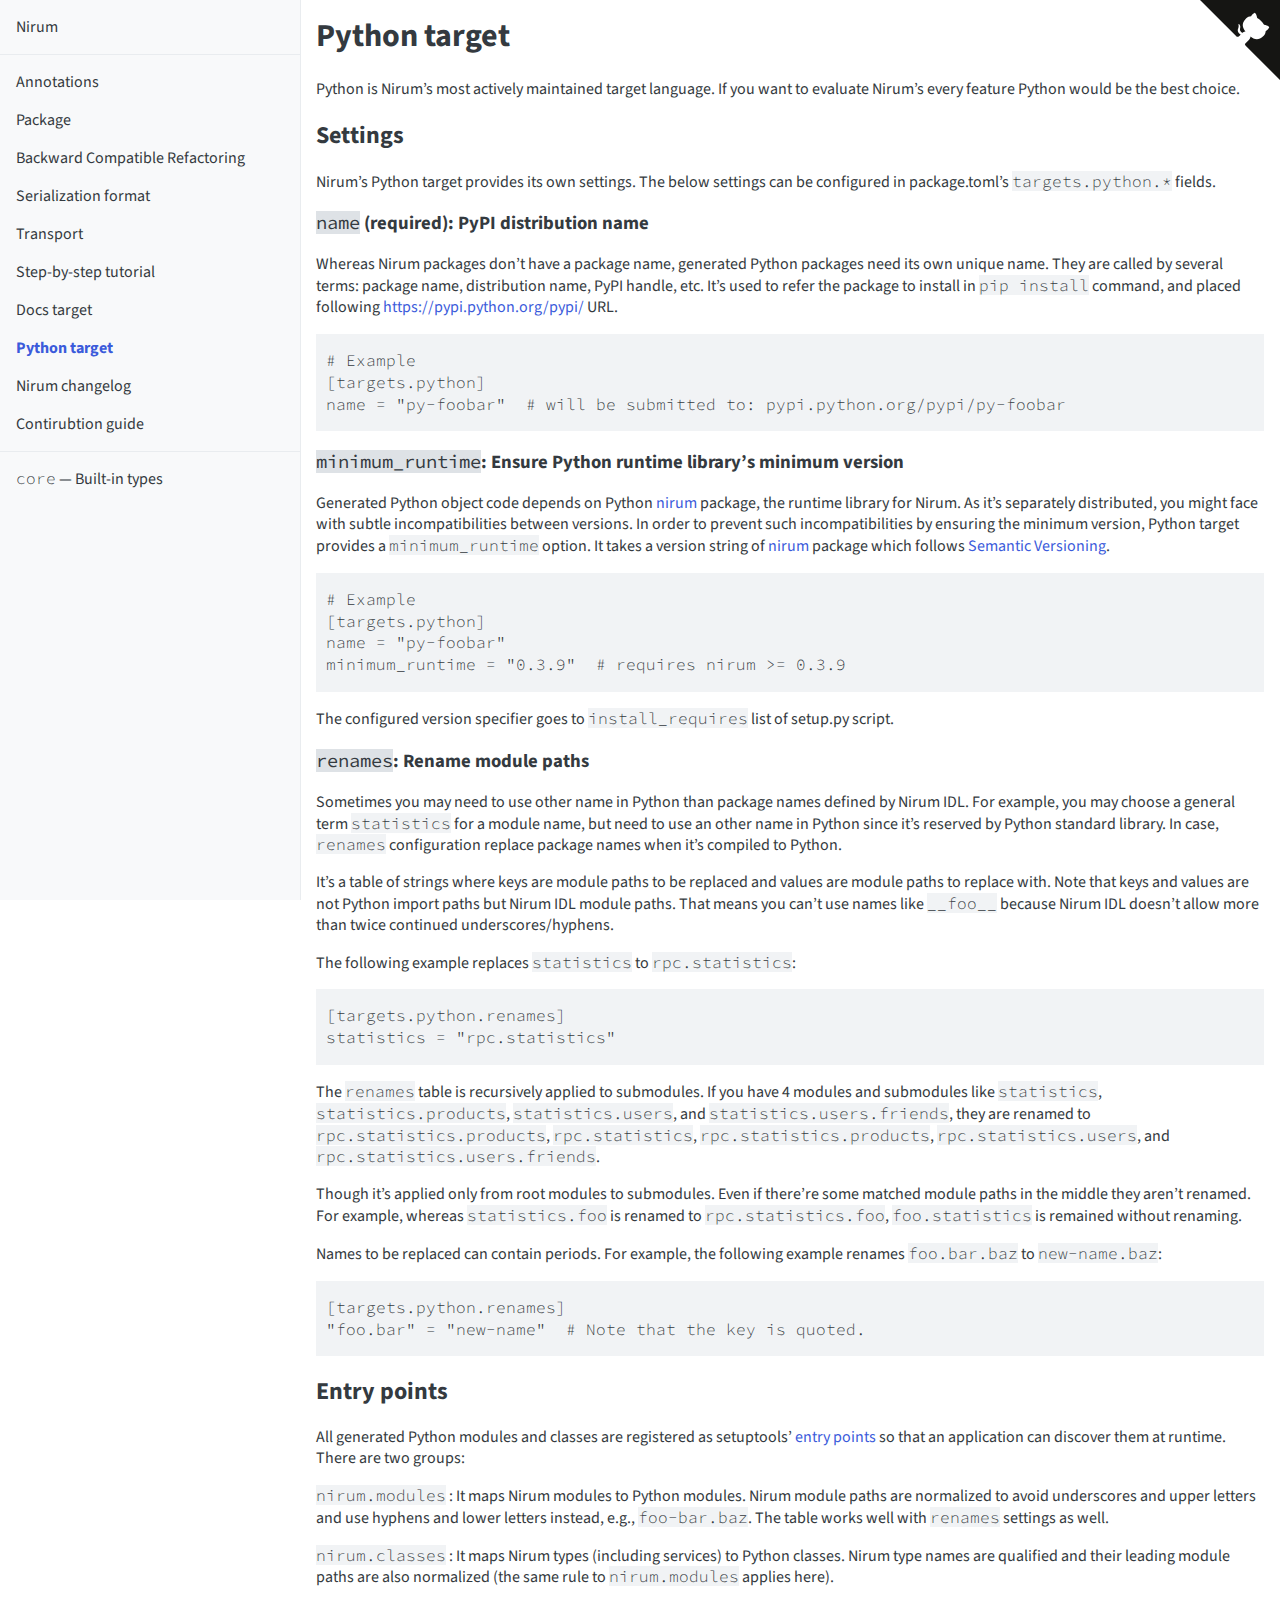
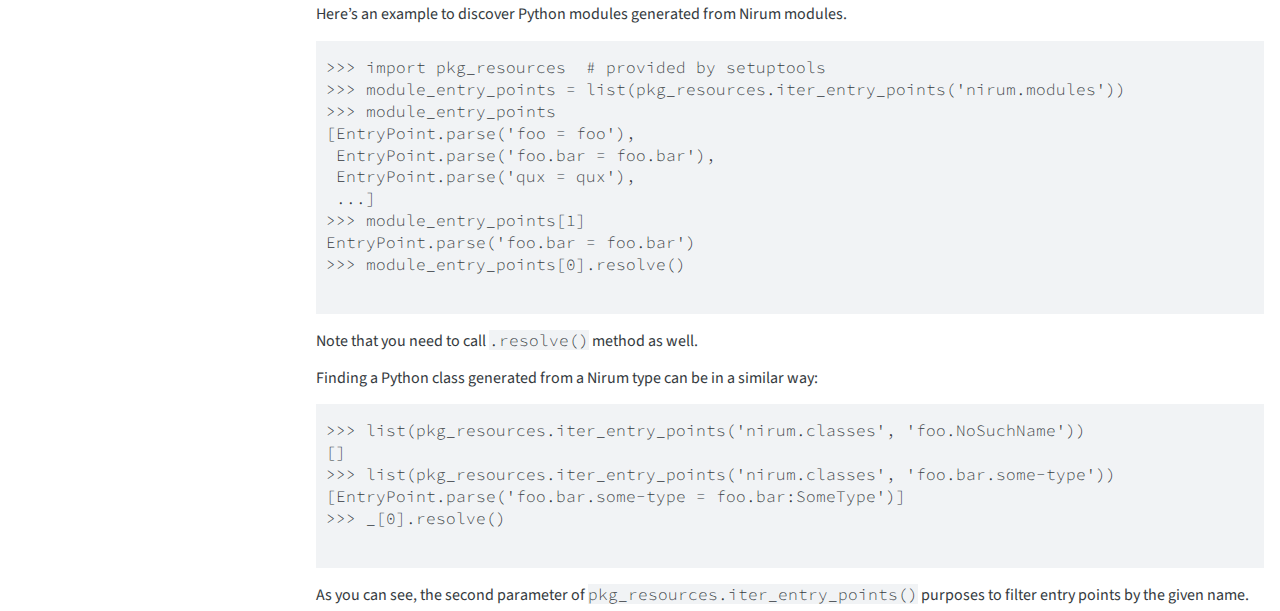
<file: docs/target/python.html>
<!DOCTYPE html>
<html><head><meta charset="utf-8">
<title>Python target &mdash; Nirum</title>
<meta name="generator" content="Nirum 0.5.0">
<meta name="author" content="Nirum team">
<link rel="stylesheet" href="../../style.css">
</head>
<body>
<nav><a class="index" href="../../index.html">Nirum</a>
<ul class="manuals toc"><li><a href="../../docs/annotation.html">Annotations</a>
</li>
<li><a href="../../docs/package.html">Package</a>
</li>
<li><a href="../../docs/refactoring.html">Backward Compatible Refactoring</a>
</li>
<li><a href="../../docs/serialization.html">Serialization format</a>
</li>
<li><a href="../../docs/transport.html">Transport</a>
</li>
<li><a href="../../docs/tutorial.html">Step-by-step tutorial</a>
</li>
<li><a href="../../docs/target/docs.html">Docs target</a>
</li>
<li class="selected"><a href="../../docs/target/python.html"><strong>Python target</strong>
</a>
</li>
<li><a href="../../CHANGES.html">Nirum changelog</a>
</li>
<li><a href="../../CONTRIBUTING.html">Contirubtion guide</a>
</li>
</ul>
<ul class="modules toc"><li><a href="../../core/index.html"><code>core</code></code>
&mdash; Built-in types</a>
</li>
</ul>
</nav>
<article><h1>Python target</h1>
<p>Python is Nirum’s most actively maintained target language.  If you want to
evaluate Nirum’s every feature Python would be the best choice.</p>
<h2>Settings</h2>
<p>Nirum’s Python target provides its own settings.  The below settings can be
configured in package.toml’s <code>targets.python.*</code> fields.</p>
<h3><code>name</code> (required): PyPI distribution name</h3>
<p>Whereas Nirum packages don’t have a package name, generated Python packages
need its own unique name.  They are called by several terms: package name,
distribution name, PyPI handle, etc.  It’s used to refer the package to
install in <code>pip install</code> command, and placed following
<a href="https://pypi.python.org/pypi/">https://pypi.python.org/pypi/</a> URL.</p>
<pre><code class="language-toml"># Example
[targets.python]
name = "py-foobar"  # will be submitted to: pypi.python.org/pypi/py-foobar
</code></pre>
<h3><code>minimum_runtime</code>: Ensure Python runtime library’s minimum version</h3>
<p>Generated Python object code depends on Python <a href="https://pypi.python.org/pypi/nirum">nirum</a> package, the runtime
library for Nirum.  As it’s separately distributed, you might face with subtle
incompatibilities between versions.  In order to prevent such incompatibilities
by ensuring the minimum version, Python target provides a <code>minimum_runtime</code>
option.  It takes a version string of <a href="https://pypi.python.org/pypi/nirum">nirum</a> package which follows <a href="http://semver.org/">Semantic
Versioning</a>.</p>
<pre><code class="language-toml"># Example
[targets.python]
name = "py-foobar"
minimum_runtime = "0.3.9"  # requires nirum >= 0.3.9
</code></pre>
<p>The configured version specifier goes to <code>install_requires</code> list of setup.py
script.</p>
<h3><code>renames</code>: Rename module paths</h3>
<p>Sometimes you may need to use other name in Python than package names defined
by Nirum IDL.  For example, you may choose a general term <code>statistics</code> for
a module name, but need to use an other name in Python since it’s reserved
by Python standard library.  In case, <code>renames</code> configuration replace package
names when it’s compiled to Python.</p>
<p>It’s a table of strings where keys are module paths to be replaced and
values are module paths to replace with.  Note that keys and values are
not Python import paths but Nirum IDL module paths.  That means you can’t use
names like <code>__foo__</code> because Nirum IDL doesn’t allow more than twice continued
underscores/hyphens.</p>
<p>The following example replaces <code>statistics</code> to <code>rpc.statistics</code>:</p>
<pre><code class="language-toml">[targets.python.renames]
statistics = "rpc.statistics"
</code></pre>
<p>The <code>renames</code> table is recursively applied to submodules.  If you have 4 modules
and submodules like <code>statistics</code>, <code>statistics.products</code>, <code>statistics.users</code>, and
<code>statistics.users.friends</code>, they are renamed to <code>rpc.statistics.products</code>,
<code>rpc.statistics</code>, <code>rpc.statistics.products</code>, <code>rpc.statistics.users</code>, and
<code>rpc.statistics.users.friends</code>.</p>
<p>Though it’s applied only from root modules to submodules.  Even if there’re
some matched module paths in the middle they aren’t renamed.  For example,
whereas <code>statistics.foo</code> is renamed to <code>rpc.statistics.foo</code>, <code>foo.statistics</code>
is remained without renaming.</p>
<p>Names to be replaced can contain periods.  For example, the following example
renames <code>foo.bar.baz</code> to <code>new-name.baz</code>:</p>
<pre><code class="language-toml">[targets.python.renames]
"foo.bar" = "new-name"  # Note that the key is quoted.
</code></pre>
<h2>Entry points</h2>
<p>All generated Python modules and classes are registered as setuptools’
<a href="https://setuptools.readthedocs.io/en/latest/pkg_resources.html#entry-points">entry points</a> so that an application can discover them at runtime.
There are two groups:</p>
<p><code>nirum.modules</code>
:   It maps Nirum modules to Python modules.  Nirum module paths are normalized
to avoid underscores and upper letters and use hyphens and lower letters
instead, e.g., <code>foo-bar.baz</code>.   The table works well with <code>renames</code>
settings as well.</p>
<p><code>nirum.classes</code>
:   It maps Nirum types (including services) to Python classes.  Nirum type
names are qualified and their leading module paths are also normalized
(the same rule to <code>nirum.modules</code> applies here).</p>
<p>Here’s an example to discover Python modules generated from Nirum modules.</p>
<pre><code class="language-python">>>> import pkg_resources  # provided by setuptools
>>> module_entry_points = list(pkg_resources.iter_entry_points('nirum.modules'))
>>> module_entry_points
[EntryPoint.parse('foo = foo'),
 EntryPoint.parse('foo.bar = foo.bar'),
 EntryPoint.parse('qux = qux'),
 ...]
>>> module_entry_points[1]
EntryPoint.parse('foo.bar = foo.bar')
>>> module_entry_points[0].resolve()
<module 'foo.bar' from '~/foo/bar/__init__.py'>
</code></pre>
<p>Note that you need to call <code>.resolve()</code> method as well.</p>
<p>Finding a Python class generated from a Nirum type can be in a similar way:</p>
<pre><code class="language-python">>>> list(pkg_resources.iter_entry_points('nirum.classes', 'foo.NoSuchName'))
[]
>>> list(pkg_resources.iter_entry_points('nirum.classes', 'foo.bar.some-type'))
[EntryPoint.parse('foo.bar.some-type = foo.bar:SomeType')]
>>> _[0].resolve()
<class 'foo.bar.SomeType'>
</code></pre>
<p>As you can see, the second parameter of <code>pkg_resources.iter_entry_points()</code>
purposes to filter entry points by the given name.</p>
</article>

<div class="github"><a href="https://github.com/nirum-lang/nirum" class="github-corner" aria-label="View source on GitHub"><svg width="80" height="80" viewBox="0 0 250 250" style="fill:#151513; color:#fff; position: absolute; top: 0; border: 0; right: 0;" aria-hidden="true"><path d="M0,0 L115,115 L130,115 L142,142 L250,250 L250,0 Z"></path><path d="M128.3,109.0 C113.8,99.7 119.0,89.6 119.0,89.6 C122.0,82.7 120.5,78.6 120.5,78.6 C119.2,72.0 123.4,76.3 123.4,76.3 C127.3,80.9 125.5,87.3 125.5,87.3 C122.9,97.6 130.6,101.9 134.4,103.2" fill="currentColor" style="transform-origin: 130px 106px;" class="octo-arm"></path><path d="M115.0,115.0 C114.9,115.1 118.7,116.5 119.8,115.4 L133.7,101.6 C136.9,99.2 139.9,98.4 142.2,98.6 C133.8,88.0 127.5,74.4 143.8,58.0 C148.5,53.4 154.0,51.2 159.7,51.0 C160.3,49.4 163.2,43.6 171.4,40.1 C171.4,40.1 176.1,42.5 178.8,56.2 C183.1,58.6 187.2,61.8 190.9,65.4 C194.5,69.0 197.7,73.2 200.1,77.6 C213.8,80.2 216.3,84.9 216.3,84.9 C212.7,93.1 206.9,96.0 205.4,96.6 C205.1,102.4 203.0,107.8 198.3,112.5 C181.9,128.9 168.3,122.5 157.7,114.1 C157.9,116.9 156.7,120.9 152.7,124.9 L141.0,136.5 C139.8,137.7 141.6,141.9 141.8,141.8 Z" fill="currentColor" class="octo-body"></path></svg></a></div>
</body>
</html>
</file>
<file: style.css>
@import url(https://fonts.googleapis.com/css?family=Source+Code+Pro:300,400|Source+Sans+Pro);body{padding:0;margin:0;font-family:Source Sans Pro;color:#343A40}article{line-height:1.3}code{font-family:Source Code Pro;font-weight:300;background-color:#F1F3F5}strong code{font-weight:400}pre{padding:16px 10px;background-color:#F1F3F5}pre code{background:none}div{border-top:1px solid #DEE2E6}h1 code,h2 code,h3 code,h4 code,h5 code,h6 code{background-color:#DEE2E6}h1,h2,h3,h4,h5,h6,dt{font-weight:bold}h1 code,h2 code,h3 code,h4 code,h5 code,h6 code,dt code{font-weight:400}a{text-decoration:none}a:link{color:#3B5BDB}a:visited{color:#9C36B5}a:hover{text-decoration:underline}dd p{margin-top:0}nav{position:fixed;left:0;top:0;bottom:0;width:300.0px;overflow-y:auto;border-right:1px solid #E9ECEF;background-color:#F8F9FA}nav code{background:none}nav a.index,nav ul.toc li a{display:block;padding:0 1em;margin:1em 0;overflow:hidden;white-space:nowrap;text-overflow:ellipsis;color:#343A40}nav .selected > a,nav a.selected{color:#3B5BDB !important}nav ul.toc{margin:0;padding:0;border-top:1px solid #E9ECEF}nav ul.toc li{display:block}article,footer{margin-left:300.0px;padding:1em}article > h1:first-child,article > h2:first-child,article > h3:first-child,article > h4:first-child,article > h5:first-child,article > h6:first-child,article > dl:first-child,footer > h1:first-child,footer > h2:first-child,footer > h3:first-child,footer > h4:first-child,footer > h5:first-child,footer > h6:first-child,footer > dl:first-child{margin-top:0}footer{border-top:1px solid #E9ECEF}


.github-corner:hover .octo-arm {
    animation: octocat-wave 560ms ease-in-out;
}
@keyframes octocat-wave {
    0%, 100% { transform:rotate(0) }
    20%, 60% { transform:rotate(-25deg) }
    40%, 80% { transform:rotate(10deg) }
}
@media (max-width:500px) {
    .github-corner:hover .octo-arm {
        animation: none;
    }
    .github-corner .octo-arm {
        animation: octocat-wave 560ms ease-in-out;
    }
}
</file>
